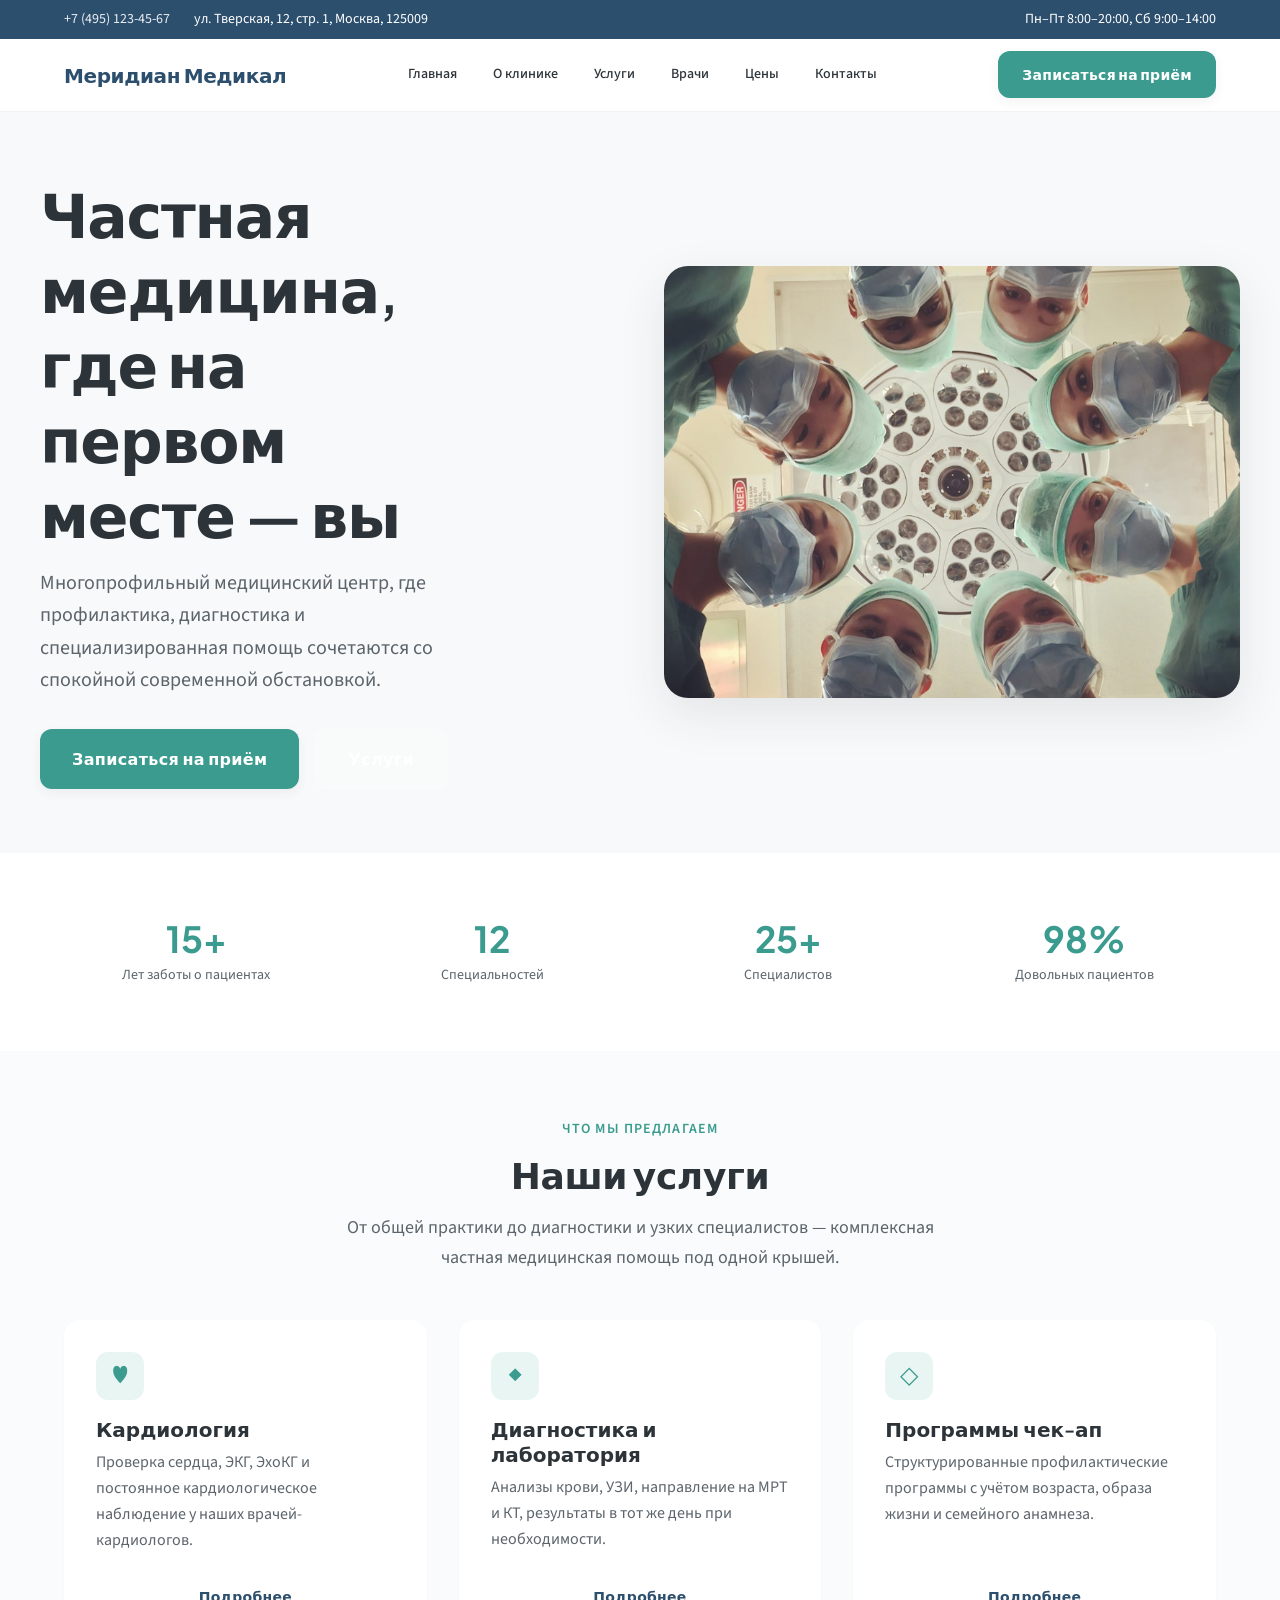
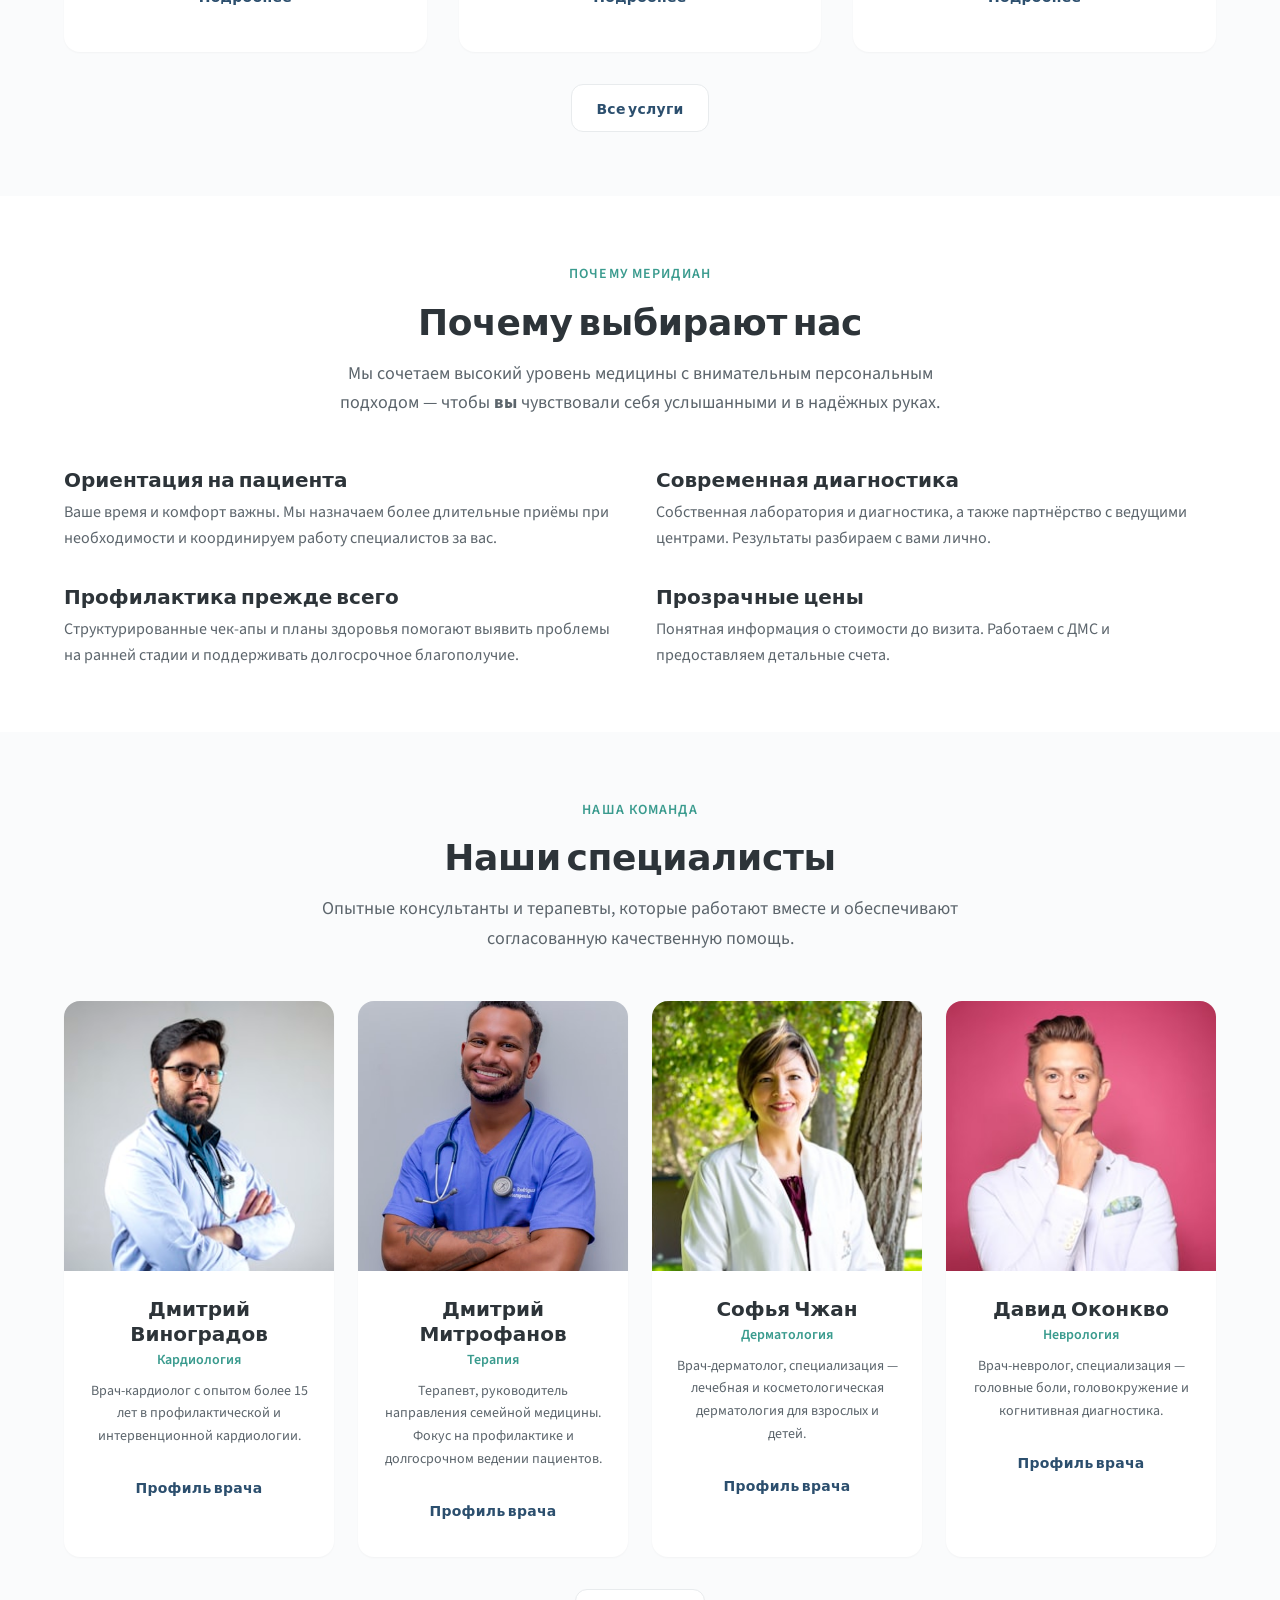
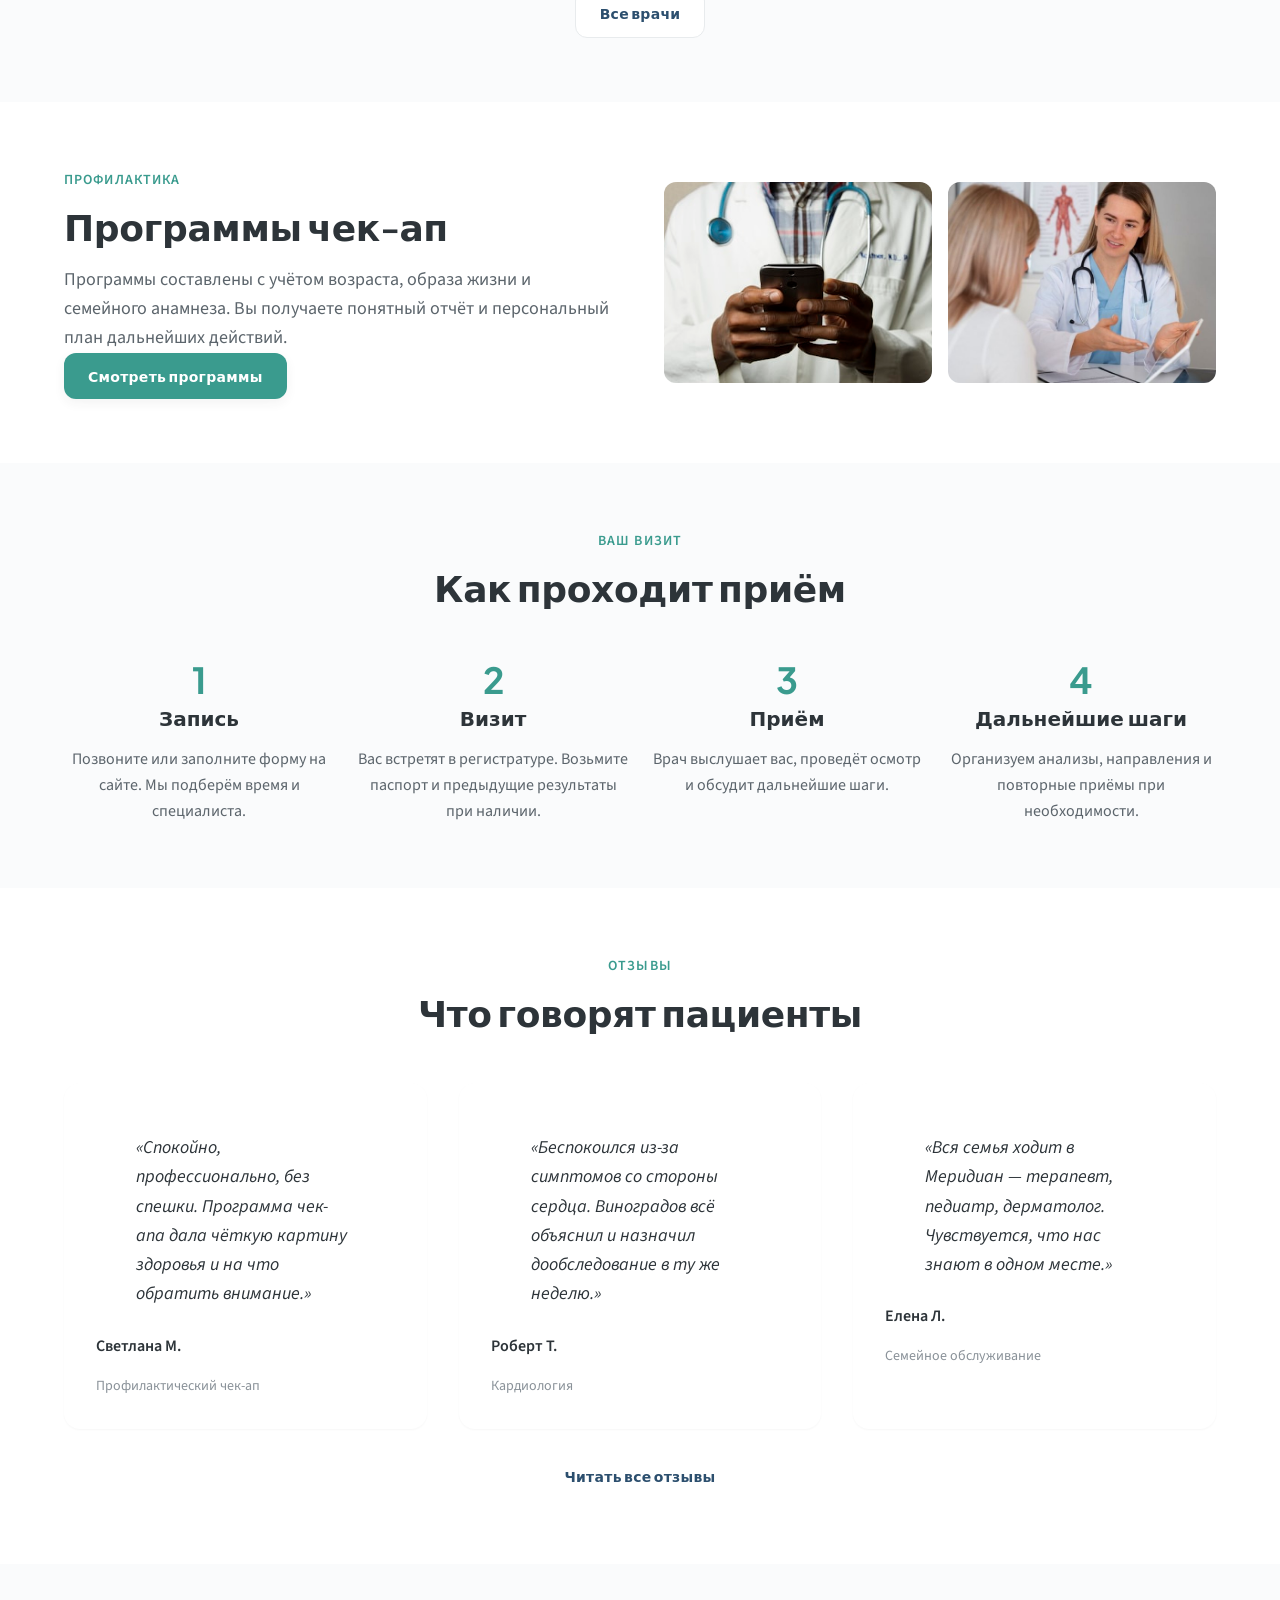
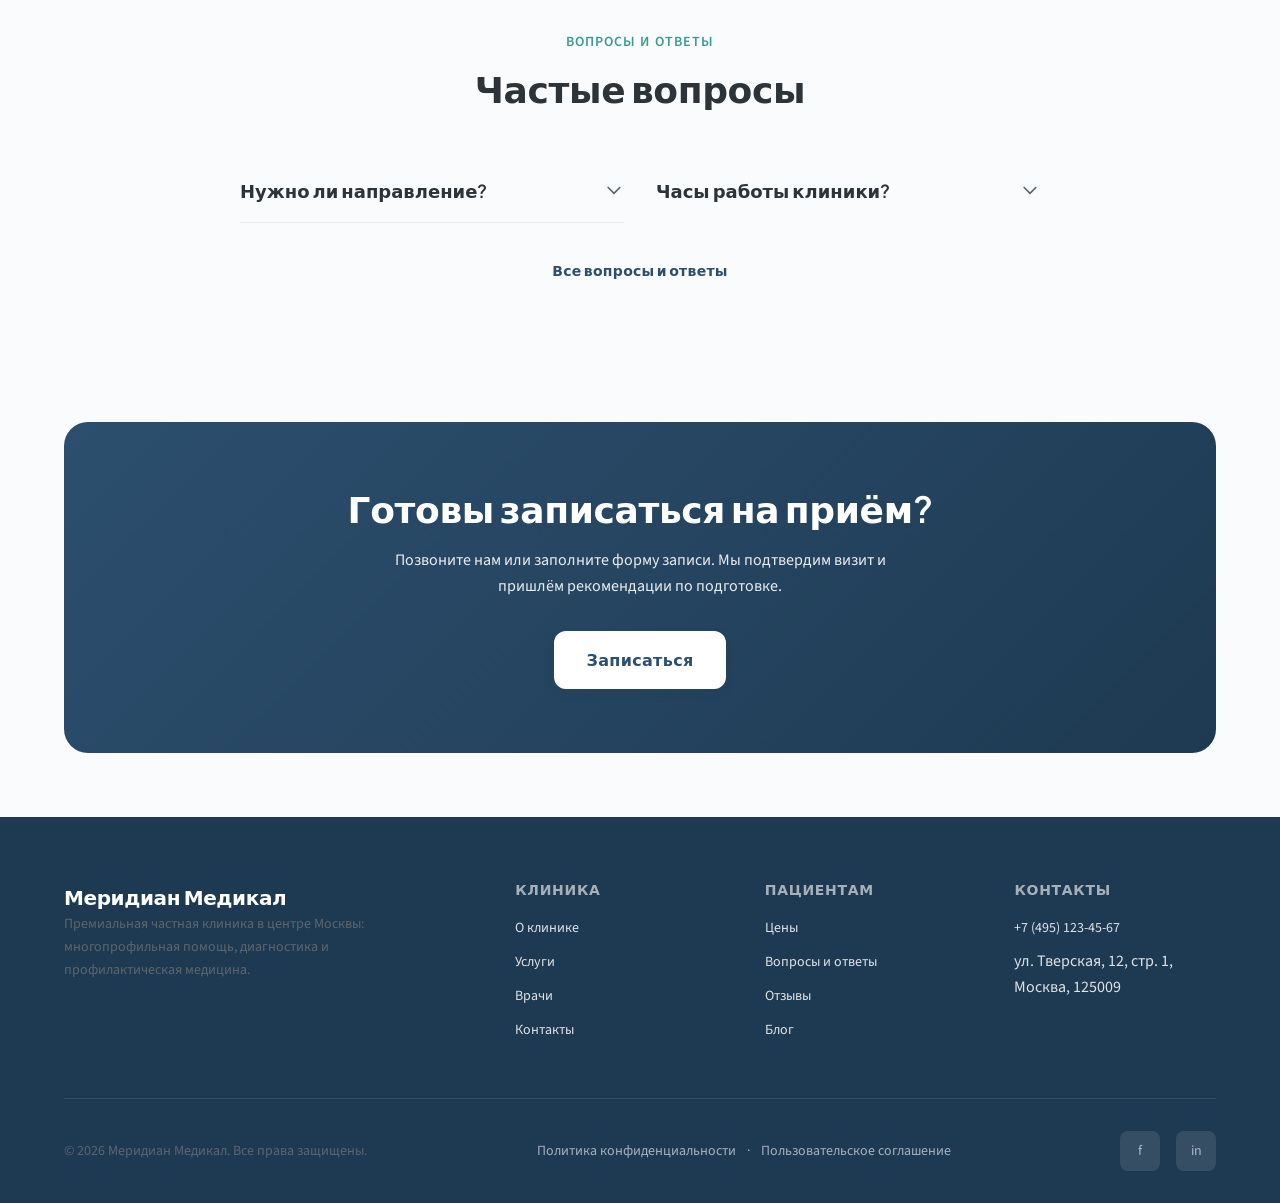
<file: index.html>
<!DOCTYPE html>
<html lang="ru">
<head>
  <meta charset="UTF-8">
  <meta name="viewport" content="width=device-width, initial-scale=1.0">
  <meta name="description" content="Меридиан Медикал — премиальная частная клиника. Многопрофильная помощь, диагностика и профилактическая медицина в спокойной современной обстановке.">
  <title>Меридиан Медикал — Частная клиника | Премиальное здравоохранение</title>
  <link rel="preconnect" href="https://fonts.googleapis.com">
  <link rel="preconnect" href="https://fonts.gstatic.com" crossorigin>
  <link href="https://fonts.googleapis.com/css2?family=Plus+Jakarta+Sans:wght@400;500;600;700&family=Source+Sans+3:wght@400;500;600&display=swap" rel="stylesheet">
  <link rel="stylesheet" href="css/variables.css">
  <link rel="stylesheet" href="css/base.css">
  <link rel="stylesheet" href="css/components.css">
  <link rel="stylesheet" href="css/layout.css">
</head>
<body>
  <a href="#main" class="skip-link">Перейти к основному содержимому</a>

  <!-- Верхняя строка: телефон, адрес, часы работы -->
  <div class="topbar">
    <div class="container topbar__inner">
      <div class="topbar__left">
        <span class="topbar__item">
          <a href="tel:+74951234567">+7 (495) 123-45-67</a>
        </span>
        <span class="topbar__item">ул. Тверская, 12, стр. 1, Москва, 125009</span>
      </div>
      <div class="topbar__right">
        <span class="topbar__item">Пн–Пт 8:00–20:00, Сб 9:00–14:00</span>
      </div>
    </div>
  </div>

  <!-- Шапка: логотип, навигация, кнопка записи -->
  <header class="site-header" id="header">
    <div class="container header-inner">
      <a href="index.html" class="header-logo">Меридиан Медикал</a>
      <nav class="main-nav" aria-label="Основная навигация">
        <ul class="nav-list">
          <li class="nav-item"><a href="index.html" class="nav-link">Главная</a></li>
          <li class="nav-item"><a href="about.html" class="nav-link">О клинике</a></li>
          <li class="nav-item nav-item--dropdown">
            <a href="services.html" class="nav-link">Услуги</a>
            <ul class="nav-dropdown">
              <li><a href="service-cardiology.html">Кардиология</a></li>
              <li><a href="services.html#diagnostics">Диагностика</a></li>
              <li><a href="checkup-packages.html">Программы чек-ап</a></li>
            </ul>
          </li>
          <li class="nav-item"><a href="doctors.html" class="nav-link">Врачи</a></li>
          <li class="nav-item"><a href="pricing.html" class="nav-link">Цены</a></li>
          <li class="nav-item"><a href="contact.html" class="nav-link">Контакты</a></li>
        </ul>
      </nav>
      <a href="contact.html#booking" class="btn btn--primary">Записаться на приём</a>
      <button type="button" class="menu-toggle" aria-label="Открыть меню" aria-expanded="false">
        <svg width="24" height="24" fill="none" stroke="currentColor" stroke-width="2" viewBox="0 0 24 24"><path d="M3 6h18M3 12h18M3 18h18"/></svg>
      </button>
    </div>
  </header>

  <main id="main">
    <!-- Главный блок -->
    <section class="hero hero--split">
      <div class="container hero__inner">
        <div class="hero__content">
          <h1 class="hero__title">Частная медицина, где на первом месте — <strong>вы</strong></h1>
          <p class="hero__text">Многопрофильный медицинский центр, где профилактика, диагностика и специализированная помощь сочетаются со спокойной современной обстановкой.</p>
          <div class="hero__actions">
            <a href="contact.html#booking" class="btn btn--primary btn--lg">Записаться на приём</a>
            <a href="services.html" class="btn btn--secondary btn--lg">Услуги</a>
          </div>
        </div>
        <div class="hero__media">
          <img src="images/p1.jpg" alt="Современный кабинет приёма в клинике Меридиан Медикал">
        </div>
      </div>
    </section>

    <!-- Показатели доверия -->
    <section class="section section--alt">
      <div class="container">
        <div class="stats-grid reveal">
          <div class="stat">
            <div class="stat__value">15+</div>
            <div class="stat__label">Лет заботы о пациентах</div>
          </div>
          <div class="stat">
            <div class="stat__value">12</div>
            <div class="stat__label">Специальностей</div>
          </div>
          <div class="stat">
            <div class="stat__value">25+</div>
            <div class="stat__label">Специалистов</div>
          </div>
          <div class="stat">
            <div class="stat__value">98%</div>
            <div class="stat__label">Довольных пациентов</div>
          </div>
        </div>
      </div>
    </section>

    <!-- Основные услуги -->
    <section class="section" id="services">
      <div class="container">
        <header class="section-header reveal">
          <span class="section-label">Что мы предлагаем</span>
          <h2 class="section-title">Наши услуги</h2>
          <p class="section-desc">От общей практики до диагностики и узких специалистов — комплексная частная медицинская помощь под одной крышей.</p>
        </header>
        <div class="grid-3">
          <article class="card service-card reveal">
            <div class="service-card__icon" aria-hidden="true">♥</div>
            <h3 class="service-card__title">Кардиология</h3>
            <p class="service-card__desc">Проверка сердца, ЭКГ, ЭхоКГ и постоянное кардиологическое наблюдение у наших врачей-кардиологов.</p>
            <a href="service-cardiology.html" class="btn btn--ghost">Подробнее</a>
          </article>
          <article class="card service-card reveal">
            <div class="service-card__icon" aria-hidden="true">◆</div>
            <h3 class="service-card__title">Диагностика и лаборатория</h3>
            <p class="service-card__desc">Анализы крови, УЗИ, направление на МРТ и КТ, результаты в тот же день при необходимости.</p>
            <a href="services.html#diagnostics" class="btn btn--ghost">Подробнее</a>
          </article>
          <article class="card service-card reveal">
            <div class="service-card__icon" aria-hidden="true">◇</div>
            <h3 class="service-card__title">Программы чек-ап</h3>
            <p class="service-card__desc">Структурированные профилактические программы с учётом возраста, образа жизни и семейного анамнеза.</p>
            <a href="checkup-packages.html" class="btn btn--ghost">Подробнее</a>
          </article>
        </div>
        <p style="text-align: center; margin-top: var(--space-8);">
          <a href="services.html" class="btn btn--secondary">Все услуги</a>
        </p>
      </div>
    </section>

    <!-- Почему мы -->
    <section class="section section--alt">
      <div class="container">
        <header class="section-header reveal">
          <span class="section-label">Почему Меридиан</span>
          <h2 class="section-title">Почему выбирают нас</h2>
          <p class="section-desc">Мы сочетаем высокий уровень медицины с внимательным персональным подходом — чтобы <strong>вы</strong> чувствовали себя услышанными и в надёжных руках.</p>
        </header>
        <div class="grid-2">
          <div class="reveal">
            <h3 class="card__title">Ориентация на пациента</h3>
            <p>Ваше время и комфорт важны. Мы назначаем более длительные приёмы при необходимости и координируем работу специалистов за вас.</p>
          </div>
          <div class="reveal">
            <h3 class="card__title">Современная диагностика</h3>
            <p>Собственная лаборатория и диагностика, а также партнёрство с ведущими центрами. Результаты разбираем с вами лично.</p>
          </div>
          <div class="reveal">
            <h3 class="card__title">Профилактика прежде всего</h3>
            <p>Структурированные чек-апы и планы здоровья помогают выявить проблемы на ранней стадии и поддерживать долгосрочное благополучие.</p>
          </div>
          <div class="reveal">
            <h3 class="card__title">Прозрачные цены</h3>
            <p>Понятная информация о стоимости до визита. Работаем с ДМС и предоставляем детальные счета.</p>
          </div>
        </div>
      </div>
    </section>

    <!-- Врачи -->
    <section class="section">
      <div class="container">
        <header class="section-header reveal">
          <span class="section-label">Наша команда</span>
          <h2 class="section-title">Наши специалисты</h2>
          <p class="section-desc">Опытные консультанты и терапевты, которые работают вместе и обеспечивают согласованную качественную помощь.</p>
        </header>
        <div class="grid-4">
          <article class="card doctor-card reveal">
            <div class="card__media">
              <img src="images/p2.jpg" alt="Дмитрий Виноградов, кардиолог">
            </div>
            <div class="card__body">
              <h3 class="doctor-card__name">Дмитрий Виноградов</h3>
              <p class="doctor-card__specialty">Кардиология</p>
              <p class="doctor-card__bio">Врач-кардиолог с опытом более 15 лет в профилактической и интервенционной кардиологии.</p>
              <a href="doctor-profile.html" class="btn btn--ghost">Профиль врача</a>
            </div>
          </article>
          <article class="card doctor-card reveal">
            <div class="card__media">
              <img src="images/p3.jpg" alt="Дмитрий Митрофанов, терапия">
            </div>
            <div class="card__body">
              <h3 class="doctor-card__name">Дмитрий Митрофанов</h3>
              <p class="doctor-card__specialty">Терапия</p>
              <p class="doctor-card__bio">Терапевт, руководитель направления семейной медицины. Фокус на профилактике и долгосрочном ведении пациентов.</p>
              <a href="doctor-profile.html" class="btn btn--ghost">Профиль врача</a>
            </div>
          </article>
          <article class="card doctor-card reveal">
            <div class="card__media">
              <img src="images/p4.jpg" alt="Софья Чжан, дерматология">
            </div>
            <div class="card__body">
              <h3 class="doctor-card__name">Софья Чжан</h3>
              <p class="doctor-card__specialty">Дерматология</p>
              <p class="doctor-card__bio">Врач-дерматолог, специализация — лечебная и косметологическая дерматология для взрослых и детей.</p>
              <a href="doctor-profile.html" class="btn btn--ghost">Профиль врача</a>
            </div>
          </article>
          <article class="card doctor-card reveal">
            <div class="card__media">
              <img src="images/p5.jpg" alt="Давид Оконкво, неврология">
            </div>
            <div class="card__body">
              <h3 class="doctor-card__name">Давид Оконкво</h3>
              <p class="doctor-card__specialty">Неврология</p>
              <p class="doctor-card__bio">Врач-невролог, специализация — головные боли, головокружение и когнитивная диагностика.</p>
              <a href="doctor-profile.html" class="btn btn--ghost">Профиль врача</a>
            </div>
          </article>
        </div>
        <p style="text-align: center; margin-top: var(--space-8);">
          <a href="doctors.html" class="btn btn--secondary">Все врачи</a>
        </p>
      </div>
    </section>

    <!-- Программы чек-ап -->
    <section class="section section--alt">
      <div class="container">
        <div class="grid-2" style="align-items: center; gap: var(--space-12);">
          <div class="reveal">
            <span class="section-label">Профилактика</span>
            <h2 class="section-title">Программы чек-ап</h2>
            <p class="section-desc">Программы составлены с учётом возраста, образа жизни и семейного анамнеза. Вы получаете понятный отчёт и персональный план дальнейших действий.</p>
            <a href="checkup-packages.html" class="btn btn--primary">Смотреть программы</a>
          </div>
          <div class="reveal">
            <div class="gallery-grid" style="grid-template-columns: repeat(2, 1fr);">
              <div class="gallery-grid__item">
                <img src="images/p6.jpg" alt="Лабораторные исследования">
              </div>
              <div class="gallery-grid__item">
                <img src="images/p7.jpg" alt="Консультация врача">
              </div>
            </div>
          </div>
        </div>
      </div>
    </section>

    <!-- Как проходит визит -->
    <section class="section">
      <div class="container">
        <header class="section-header reveal">
          <span class="section-label">Ваш визит</span>
          <h2 class="section-title">Как проходит приём</h2>
        </header>
        <div class="grid-4">
          <div class="reveal" style="text-align: center;">
            <div class="stat__value" style="color: var(--color-accent);">1</div>
            <h4>Запись</h4>
            <p style="margin-bottom: 0;">Позвоните или заполните форму на сайте. Мы подберём время и специалиста.</p>
          </div>
          <div class="reveal" style="text-align: center;">
            <div class="stat__value" style="color: var(--color-accent);">2</div>
            <h4>Визит</h4>
            <p style="margin-bottom: 0;">Вас встретят в регистратуре. Возьмите паспорт и предыдущие результаты при наличии.</p>
          </div>
          <div class="reveal" style="text-align: center;">
            <div class="stat__value" style="color: var(--color-accent);">3</div>
            <h4>Приём</h4>
            <p style="margin-bottom: 0;">Врач выслушает вас, проведёт осмотр и обсудит дальнейшие шаги.</p>
          </div>
          <div class="reveal" style="text-align: center;">
            <div class="stat__value" style="color: var(--color-accent);">4</div>
            <h4>Дальнейшие шаги</h4>
            <p style="margin-bottom: 0;">Организуем анализы, направления и повторные приёмы при необходимости.</p>
          </div>
        </div>
      </div>
    </section>

    <!-- Отзывы -->
    <section class="section section--alt">
      <div class="container">
        <header class="section-header reveal">
          <span class="section-label">Отзывы</span>
          <h2 class="section-title">Что говорят пациенты</h2>
        </header>
        <div class="grid-3">
          <div class="card testimonial-card reveal">
            <blockquote class="testimonial-card__quote">«Спокойно, профессионально, без спешки. Программа чек-апа дала чёткую картину здоровья и на что обратить внимание.»</blockquote>
            <p class="testimonial-card__author">Светлана М.</p>
            <p class="testimonial-card__meta">Профилактический чек-ап</p>
          </div>
          <div class="card testimonial-card reveal">
            <blockquote class="testimonial-card__quote">«Беспокоился из-за симптомов со стороны сердца. Виноградов всё объяснил и назначил дообследование в ту же неделю.»</blockquote>
            <p class="testimonial-card__author">Роберт Т.</p>
            <p class="testimonial-card__meta">Кардиология</p>
          </div>
          <div class="card testimonial-card reveal">
            <blockquote class="testimonial-card__quote">«Вся семья ходит в Меридиан — терапевт, педиатр, дерматолог. Чувствуется, что нас знают в одном месте.»</blockquote>
            <p class="testimonial-card__author">Елена Л.</p>
            <p class="testimonial-card__meta">Семейное обслуживание</p>
          </div>
        </div>
        <p style="text-align: center; margin-top: var(--space-6);">
          <a href="reviews.html" class="btn btn--ghost">Читать все отзывы</a>
        </p>
      </div>
    </section>

    <!-- FAQ -->
    <section class="section">
      <div class="container">
        <header class="section-header reveal">
          <span class="section-label">Вопросы и ответы</span>
          <h2 class="section-title">Частые вопросы</h2>
        </header>
        <div class="grid-2" style="max-width: 50rem; margin: 0 auto;">
          <div class="faq-item reveal">
            <button type="button" class="faq-trigger" aria-expanded="false">Нужно ли направление?</button>
            <div class="faq-content">
              <div class="faq-content__inner">Нет. Записаться к нам можно напрямую по большинству специальностей. Для оплаты по ДМС страховой компании может потребоваться направление от терапевта.</div>
            </div>
          </div>
          <div class="faq-item reveal">
            <button type="button" class="faq-trigger" aria-expanded="false">Часы работы клиники?</button>
            <div class="faq-content">
              <div class="faq-content__inner">Мы работаем понедельник–пятница 8:00–20:00 и суббота 9:00–14:00. Запись в тот же день часто возможна.</div>
            </div>
          </div>
        </div>
        <p style="text-align: center; margin-top: var(--space-6);">
          <a href="faq.html" class="btn btn--ghost">Все вопросы и ответы</a>
        </p>
      </div>
    </section>

    <!-- Призыв к действию -->
    <section class="section">
      <div class="container">
        <div class="cta-block reveal">
          <h2 class="cta-block__title">Готовы записаться на приём?</h2>
          <p class="cta-block__desc">Позвоните нам или заполните форму записи. Мы подтвердим визит и пришлём рекомендации по подготовке.</p>
          <a href="contact.html#booking" class="btn btn--primary btn--lg">Записаться</a>
        </div>
      </div>
    </section>
  </main>

  <!-- Подвал -->
  <footer class="site-footer">
    <div class="container">
      <div class="footer-grid">
        <div class="footer-brand">
          <a href="index.html" class="header-logo">Меридиан Медикал</a>
          <p class="footer-desc">Премиальная частная клиника в центре Москвы: многопрофильная помощь, диагностика и профилактическая медицина.</p>
        </div>
        <div class="footer-nav">
          <h4>Клиника</h4>
          <ul>
            <li><a href="about.html">О клинике</a></li>
            <li><a href="services.html">Услуги</a></li>
            <li><a href="doctors.html">Врачи</a></li>
            <li><a href="contact.html">Контакты</a></li>
          </ul>
        </div>
        <div class="footer-nav">
          <h4>Пациентам</h4>
          <ul>
            <li><a href="pricing.html">Цены</a></li>
            <li><a href="faq.html">Вопросы и ответы</a></li>
            <li><a href="reviews.html">Отзывы</a></li>
            <li><a href="blog.html">Блог</a></li>
          </ul>
        </div>
        <div class="footer-nav">
          <h4>Контакты</h4>
          <ul>
            <li><a href="tel:+74951234567">+7 (495) 123-45-67</a></li>
            <li>ул. Тверская, 12, стр. 1, Москва, 125009</li>
          </ul>
        </div>
      </div>
      <div class="footer-bottom">
        <p style="margin: 0;">© 2026 Меридиан Медикал. Все права защищены.</p>
        <div>
          <a href="#">Политика конфиденциальности</a>
          <span style="margin: 0 var(--space-2);">·</span>
          <a href="#">Пользовательское соглашение</a>
        </div>
        <div class="footer-social">
          <a href="#" aria-label="Facebook">f</a>
          <a href="#" aria-label="LinkedIn">in</a>
        </div>
      </div>
    </div>
  </footer>

  <script src="js/main.js"></script>
</body>
</html>
</file>
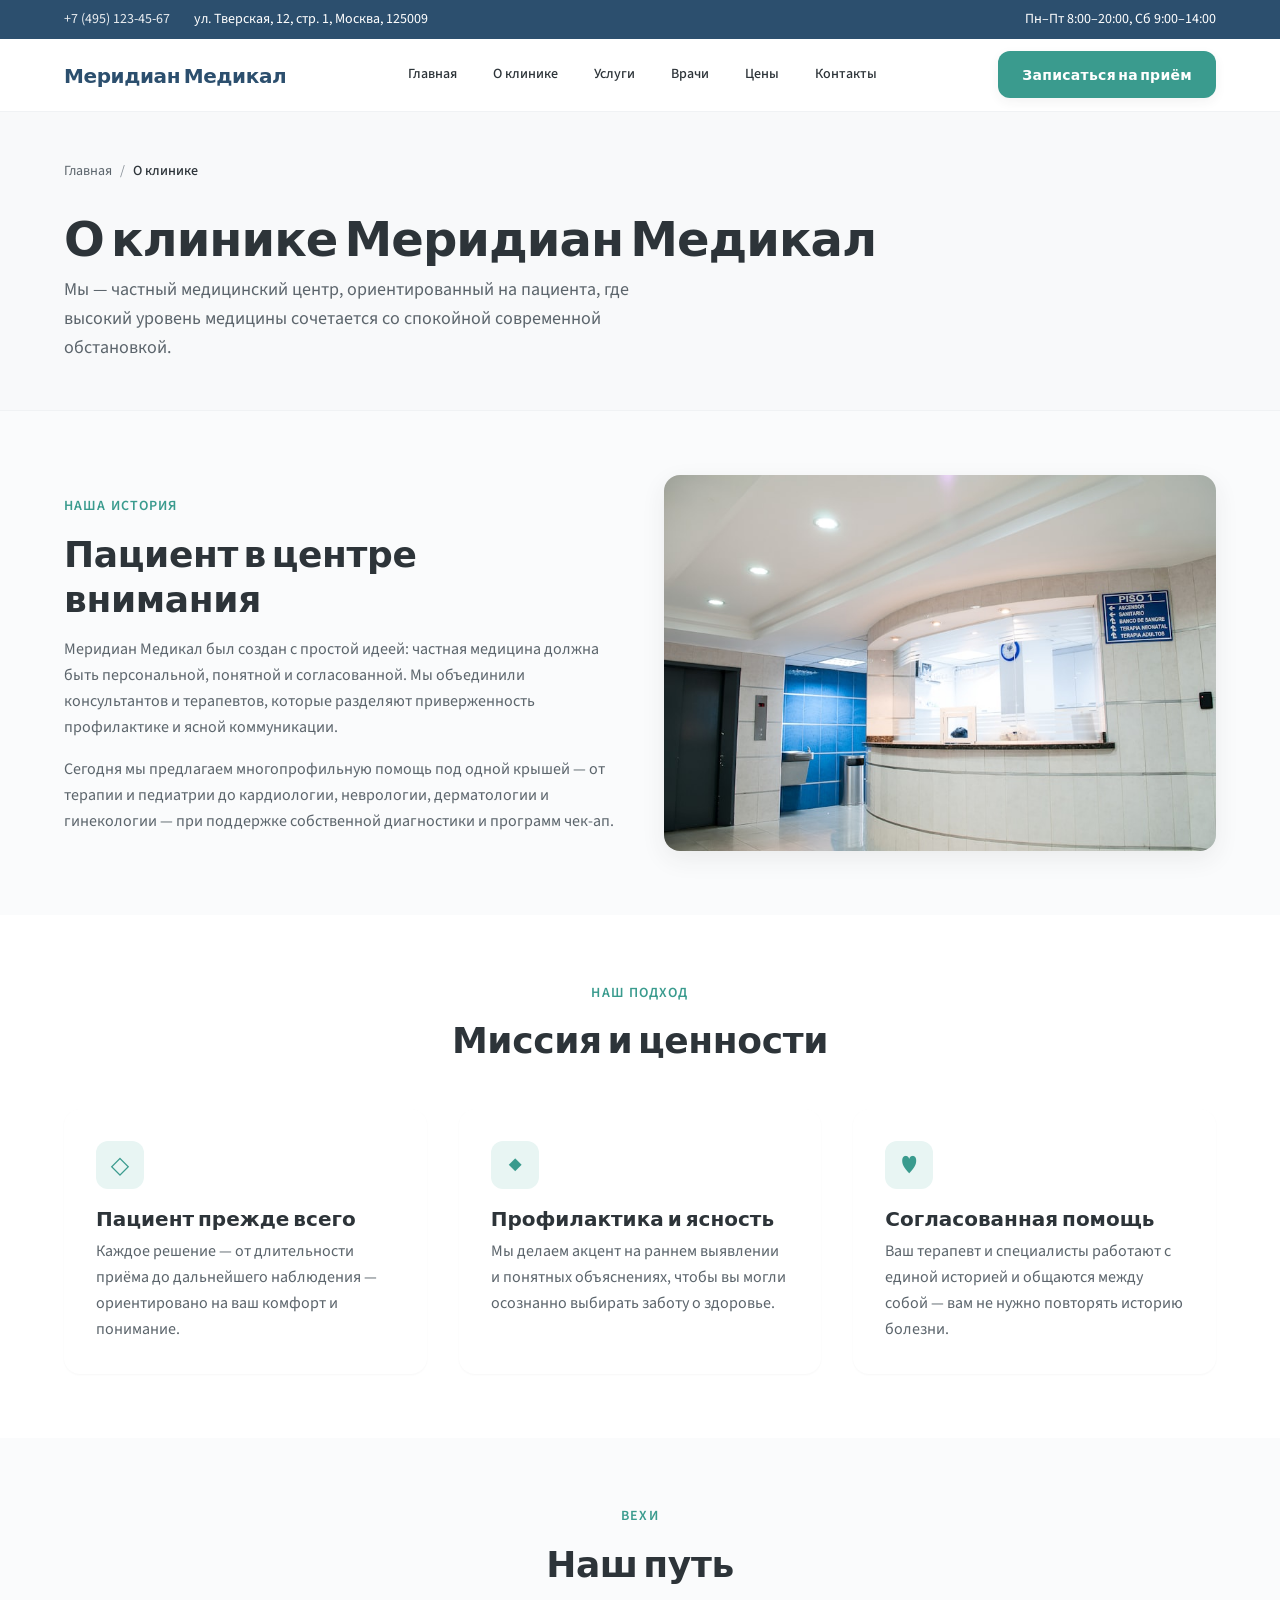
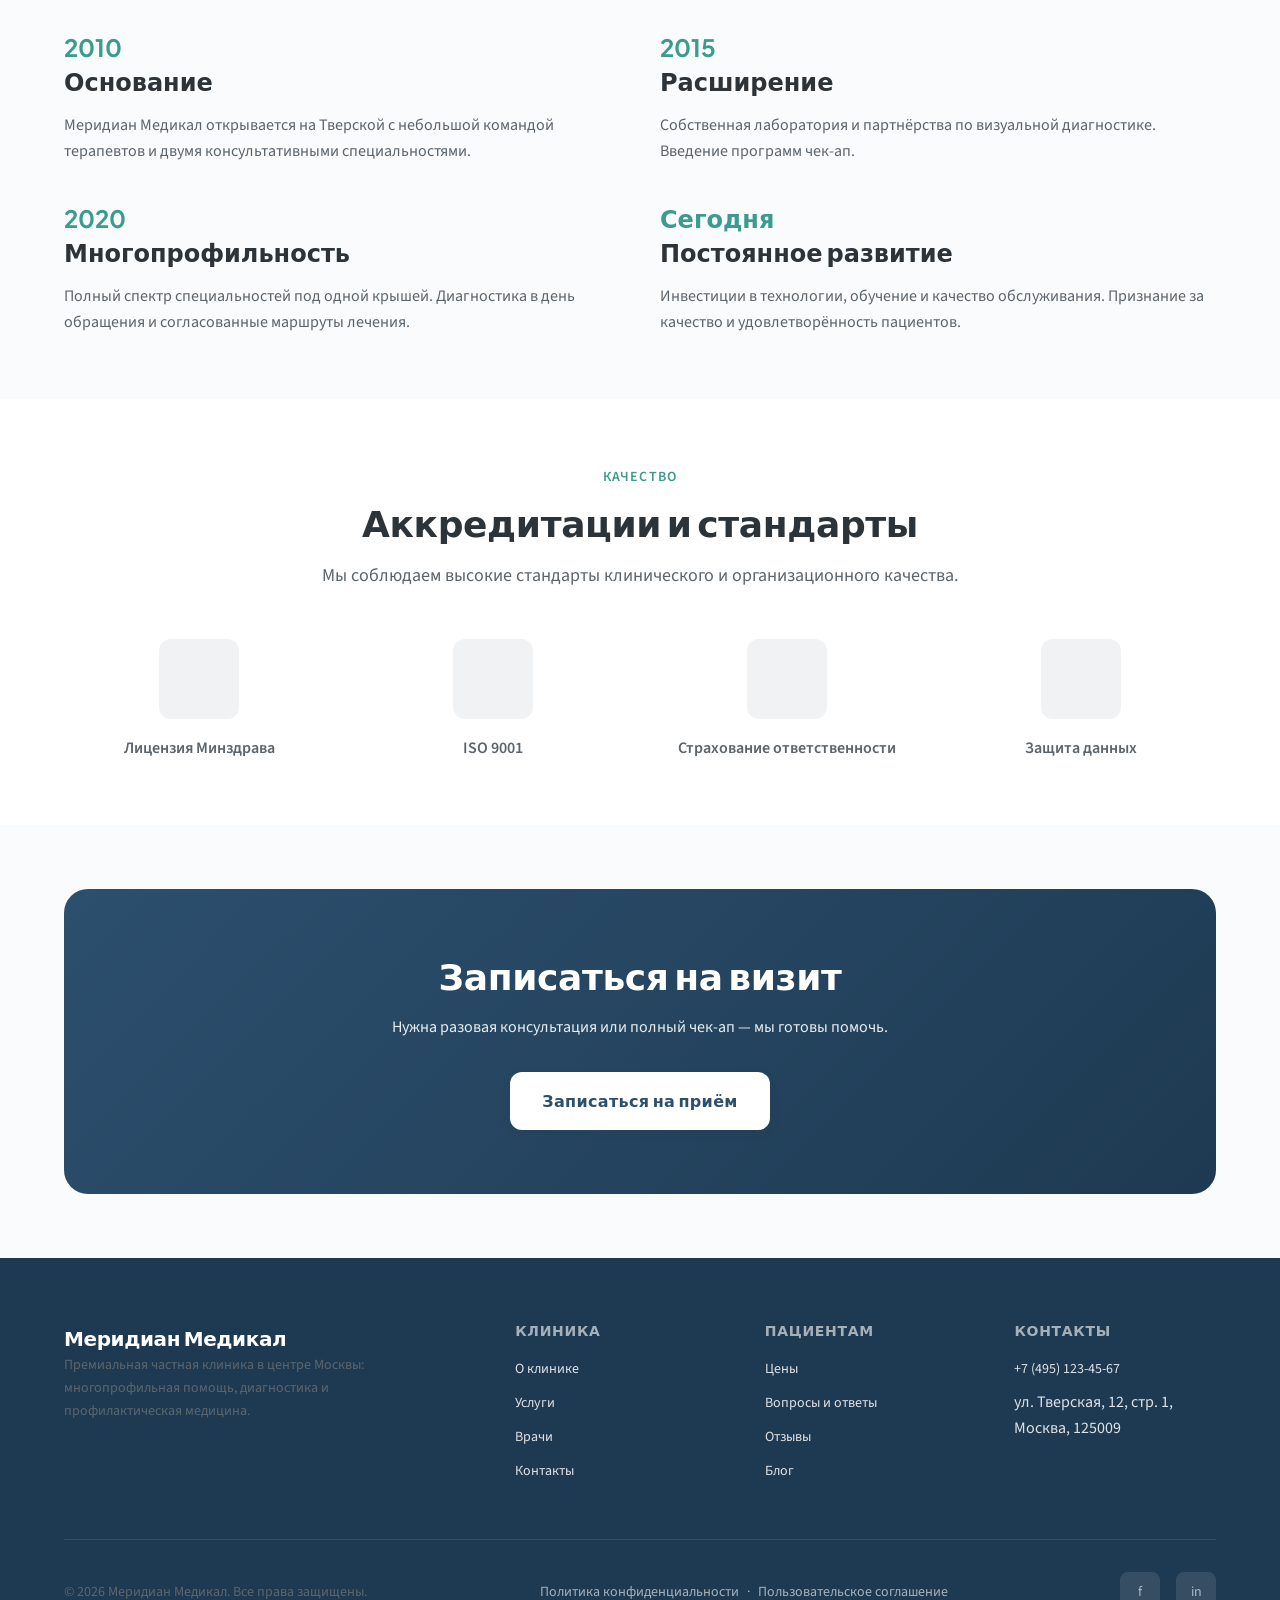
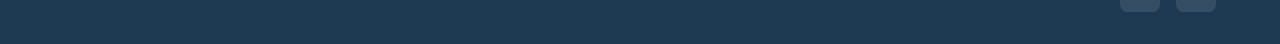
<file: about.html>
<!DOCTYPE html>
<html lang="ru">
<head>
  <meta charset="UTF-8">
  <meta name="viewport" content="width=device-width, initial-scale=1.0">
  <meta name="description" content="Наша история, миссия и ценности. Меридиан Медикал — частная клиника, ориентированная на пациента, в Москве.">
  <title>О нас | Меридиан Медикал</title>
  <link rel="preconnect" href="https://fonts.googleapis.com">
  <link rel="preconnect" href="https://fonts.gstatic.com" crossorigin>
  <link href="https://fonts.googleapis.com/css2?family=Plus+Jakarta+Sans:wght@400;500;600;700&family=Source+Sans+3:wght@400;500;600&display=swap" rel="stylesheet">
  <link rel="stylesheet" href="css/variables.css">
  <link rel="stylesheet" href="css/base.css">
  <link rel="stylesheet" href="css/components.css">
  <link rel="stylesheet" href="css/layout.css">
</head>
<body>
  <a href="#main" class="skip-link">Перейти к основному содержимому</a>
  <div class="topbar">
    <div class="container topbar__inner">
      <div class="topbar__left">
        <span class="topbar__item"><a href="tel:+74951234567">+7 (495) 123-45-67</a></span>
        <span class="topbar__item">ул. Тверская, 12, стр. 1, Москва, 125009</span>
      </div>
      <div class="topbar__right">
        <span class="topbar__item">Пн–Пт 8:00–20:00, Сб 9:00–14:00</span>
      </div>
    </div>
  </div>
  <header class="site-header" id="header">
    <div class="container header-inner">
      <a href="index.html" class="header-logo">Меридиан Медикал</a>
      <nav class="main-nav" aria-label="Основная навигация">
        <ul class="nav-list">
          <li class="nav-item"><a href="index.html" class="nav-link">Главная</a></li>
          <li class="nav-item"><a href="about.html" class="nav-link">О клинике</a></li>
          <li class="nav-item nav-item--dropdown">
            <a href="services.html" class="nav-link">Услуги</a>
            <ul class="nav-dropdown">
              <li><a href="service-cardiology.html">Кардиология</a></li>
              <li><a href="services.html#diagnostics">Диагностика</a></li>
              <li><a href="checkup-packages.html">Программы чек-ап</a></li>
            </ul>
          </li>
          <li class="nav-item"><a href="doctors.html" class="nav-link">Врачи</a></li>
          <li class="nav-item"><a href="pricing.html" class="nav-link">Цены</a></li>
          <li class="nav-item"><a href="contact.html" class="nav-link">Контакты</a></li>
        </ul>
      </nav>
      <a href="contact.html#booking" class="btn btn--primary">Записаться на приём</a>
      <button type="button" class="menu-toggle" aria-label="Открыть меню" aria-expanded="false">
        <svg width="24" height="24" fill="none" stroke="currentColor" stroke-width="2" viewBox="0 0 24 24"><path d="M3 6h18M3 12h18M3 18h18"/></svg>
      </button>
    </div>
  </header>

  <main id="main">
    <section class="page-hero">
      <div class="container">
        <nav class="breadcrumbs" aria-label="Хлебные крошки">
          <a href="index.html">Главная</a>
          <span class="breadcrumbs__sep">/</span>
          <span class="breadcrumbs__current">О клинике</span>
        </nav>
        <h1 class="page-hero__title">О клинике Меридиан Медикал</h1>
        <p class="section-desc" style="margin-bottom: 0; max-width: 36rem;">Мы — частный медицинский центр, ориентированный на пациента, где высокий уровень медицины сочетается со спокойной современной обстановкой.</p>
      </div>
    </section>

    <section class="section">
      <div class="container">
        <div class="grid-2" style="align-items: center; gap: var(--space-12);">
          <div class="reveal">
            <span class="section-label">Наша история</span>
            <h2 class="section-title">Пациент в центре внимания</h2>
            <p>Меридиан Медикал был создан с простой идеей: частная медицина должна быть персональной, понятной и согласованной. Мы объединили консультантов и терапевтов, которые разделяют приверженность профилактике и ясной коммуникации.</p>
            <p>Сегодня мы предлагаем многопрофильную помощь под одной крышей — от терапии и педиатрии до кардиологии, неврологии, дерматологии и гинекологии — при поддержке собственной диагностики и программ чек-ап.</p>
          </div>
          <div class="reveal">
            <img src="images/p8.jpg" alt="Интерьер клиники Меридиан Медикал" style="border-radius: var(--radius-xl); box-shadow: var(--shadow-lg);">
          </div>
        </div>
      </div>
    </section>

    <section class="section section--alt">
      <div class="container">
        <header class="section-header reveal">
          <span class="section-label">Наш подход</span>
          <h2 class="section-title">Миссия и ценности</h2>
        </header>
        <div class="grid-3">
          <div class="card service-card reveal">
            <div class="service-card__icon" aria-hidden="true">◇</div>
            <h3 class="service-card__title">Пациент прежде всего</h3>
            <p class="service-card__desc">Каждое решение — от длительности приёма до дальнейшего наблюдения — ориентировано на ваш комфорт и понимание.</p>
          </div>
          <div class="card service-card reveal">
            <div class="service-card__icon" aria-hidden="true">◆</div>
            <h3 class="service-card__title">Профилактика и ясность</h3>
            <p class="service-card__desc">Мы делаем акцент на раннем выявлении и понятных объяснениях, чтобы вы могли осознанно выбирать заботу о здоровье.</p>
          </div>
          <div class="card service-card reveal">
            <div class="service-card__icon" aria-hidden="true">♥</div>
            <h3 class="service-card__title">Согласованная помощь</h3>
            <p class="service-card__desc">Ваш терапевт и специалисты работают с единой историей и общаются между собой — вам не нужно повторять историю болезни.</p>
          </div>
        </div>
      </div>
    </section>

    <section class="section">
      <div class="container">
        <header class="section-header reveal">
          <span class="section-label">Вехи</span>
          <h2 class="section-title">Наш путь</h2>
        </header>
        <div class="grid-2" style="gap: var(--space-10);">
          <div class="reveal">
            <p class="stat__value" style="color: var(--color-accent); font-size: var(--text-2xl);">2010</p>
            <h3>Основание</h3>
            <p>Меридиан Медикал открывается на Тверской с небольшой командой терапевтов и двумя консультативными специальностями.</p>
          </div>
          <div class="reveal">
            <p class="stat__value" style="color: var(--color-accent); font-size: var(--text-2xl);">2015</p>
            <h3>Расширение</h3>
            <p>Собственная лаборатория и партнёрства по визуальной диагностике. Введение программ чек-ап.</p>
          </div>
          <div class="reveal">
            <p class="stat__value" style="color: var(--color-accent); font-size: var(--text-2xl);">2020</p>
            <h3>Многопрофильность</h3>
            <p>Полный спектр специальностей под одной крышей. Диагностика в день обращения и согласованные маршруты лечения.</p>
          </div>
          <div class="reveal">
            <p class="stat__value" style="color: var(--color-accent); font-size: var(--text-2xl);">Сегодня</p>
            <h3>Постоянное развитие</h3>
            <p>Инвестиции в технологии, обучение и качество обслуживания. Признание за качество и удовлетворённость пациентов.</p>
          </div>
        </div>
      </div>
    </section>

    <section class="section section--alt">
      <div class="container">
        <header class="section-header reveal">
          <span class="section-label">Качество</span>
          <h2 class="section-title">Аккредитации и стандарты</h2>
          <p class="section-desc">Мы соблюдаем высокие стандарты клинического и организационного качества.</p>
        </header>
        <div class="grid-4" style="text-align: center;">
          <div class="reveal">
            <div style="width: 5rem; height: 5rem; margin: 0 auto var(--space-4); background: var(--color-border-light); border-radius: var(--radius-lg);"></div>
            <p style="font-weight: 600; margin-bottom: 0;">Лицензия Минздрава</p>
          </div>
          <div class="reveal">
            <div style="width: 5rem; height: 5rem; margin: 0 auto var(--space-4); background: var(--color-border-light); border-radius: var(--radius-lg);"></div>
            <p style="font-weight: 600; margin-bottom: 0;">ISO 9001</p>
          </div>
          <div class="reveal">
            <div style="width: 5rem; height: 5rem; margin: 0 auto var(--space-4); background: var(--color-border-light); border-radius: var(--radius-lg);"></div>
            <p style="font-weight: 600; margin-bottom: 0;">Страхование ответственности</p>
          </div>
          <div class="reveal">
            <div style="width: 5rem; height: 5rem; margin: 0 auto var(--space-4); background: var(--color-border-light); border-radius: var(--radius-lg);"></div>
            <p style="font-weight: 600; margin-bottom: 0;">Защита данных</p>
          </div>
        </div>
      </div>
    </section>

    <section class="section">
      <div class="container">
        <div class="cta-block reveal">
          <h2 class="cta-block__title">Записаться на визит</h2>
          <p class="cta-block__desc">Нужна разовая консультация или полный чек-ап — мы готовы помочь.</p>
          <a href="contact.html#booking" class="btn btn--primary btn--lg">Записаться на приём</a>
        </div>
      </div>
    </section>
  </main>

  <footer class="site-footer">
    <div class="container">
      <div class="footer-grid">
        <div class="footer-brand">
          <a href="index.html" class="header-logo">Меридиан Медикал</a>
          <p class="footer-desc">Премиальная частная клиника в центре Москвы: многопрофильная помощь, диагностика и профилактическая медицина.</p>
        </div>
        <div class="footer-nav"><h4>Клиника</h4><ul><li><a href="about.html">О клинике</a></li><li><a href="services.html">Услуги</a></li><li><a href="doctors.html">Врачи</a></li><li><a href="contact.html">Контакты</a></li></ul></div>
        <div class="footer-nav"><h4>Пациентам</h4><ul><li><a href="pricing.html">Цены</a></li><li><a href="faq.html">Вопросы и ответы</a></li><li><a href="reviews.html">Отзывы</a></li><li><a href="blog.html">Блог</a></li></ul></div>
        <div class="footer-nav"><h4>Контакты</h4><ul><li><a href="tel:+74951234567">+7 (495) 123-45-67</a></li><li>ул. Тверская, 12, стр. 1, Москва, 125009</li></ul></div>
      </div>
      <div class="footer-bottom">
        <p style="margin: 0;">© 2026 Меридиан Медикал. Все права защищены.</p>
        <div><a href="#">Политика конфиденциальности</a><span style="margin: 0 var(--space-2);">·</span><a href="#">Пользовательское соглашение</a></div>
        <div class="footer-social"><a href="#" aria-label="Facebook">f</a><a href="#" aria-label="LinkedIn">in</a></div>
      </div>
    </div>
  </footer>
  <script src="js/main.js"></script>
</body>
</html>
</file>
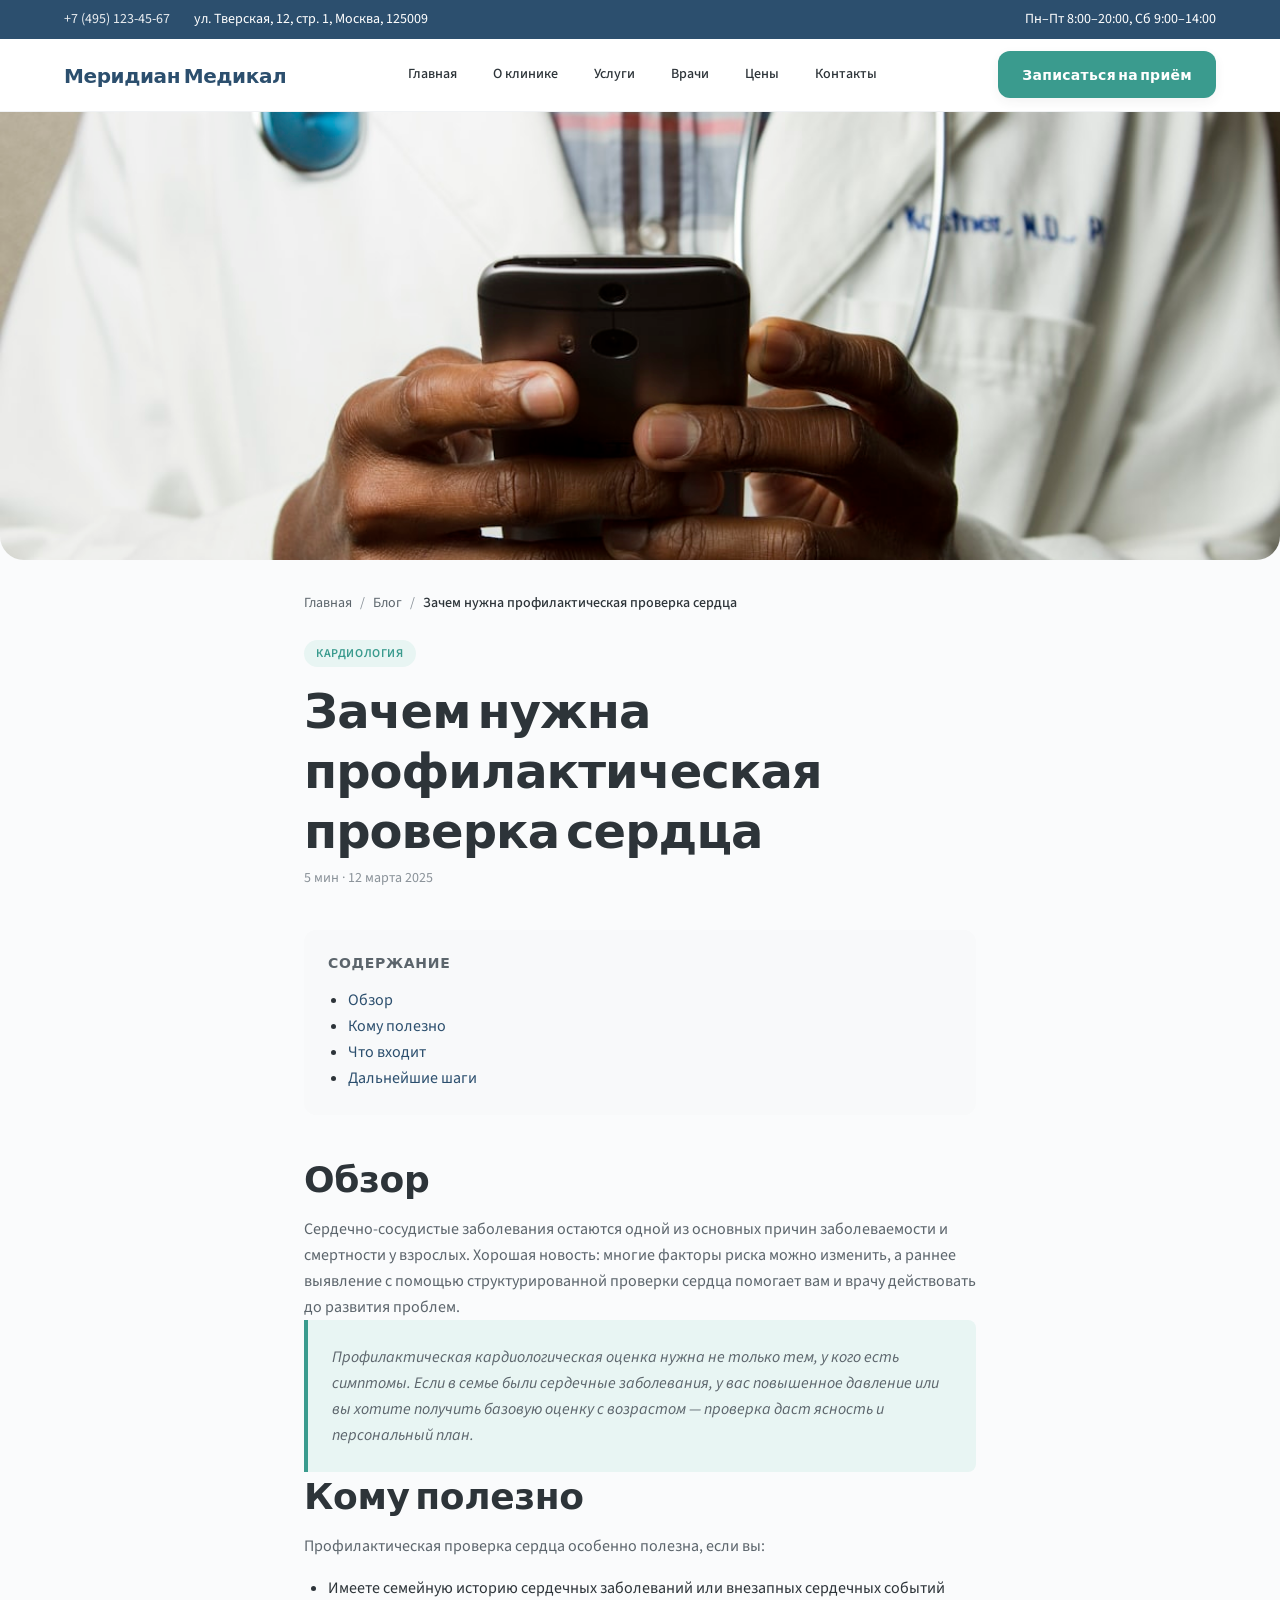
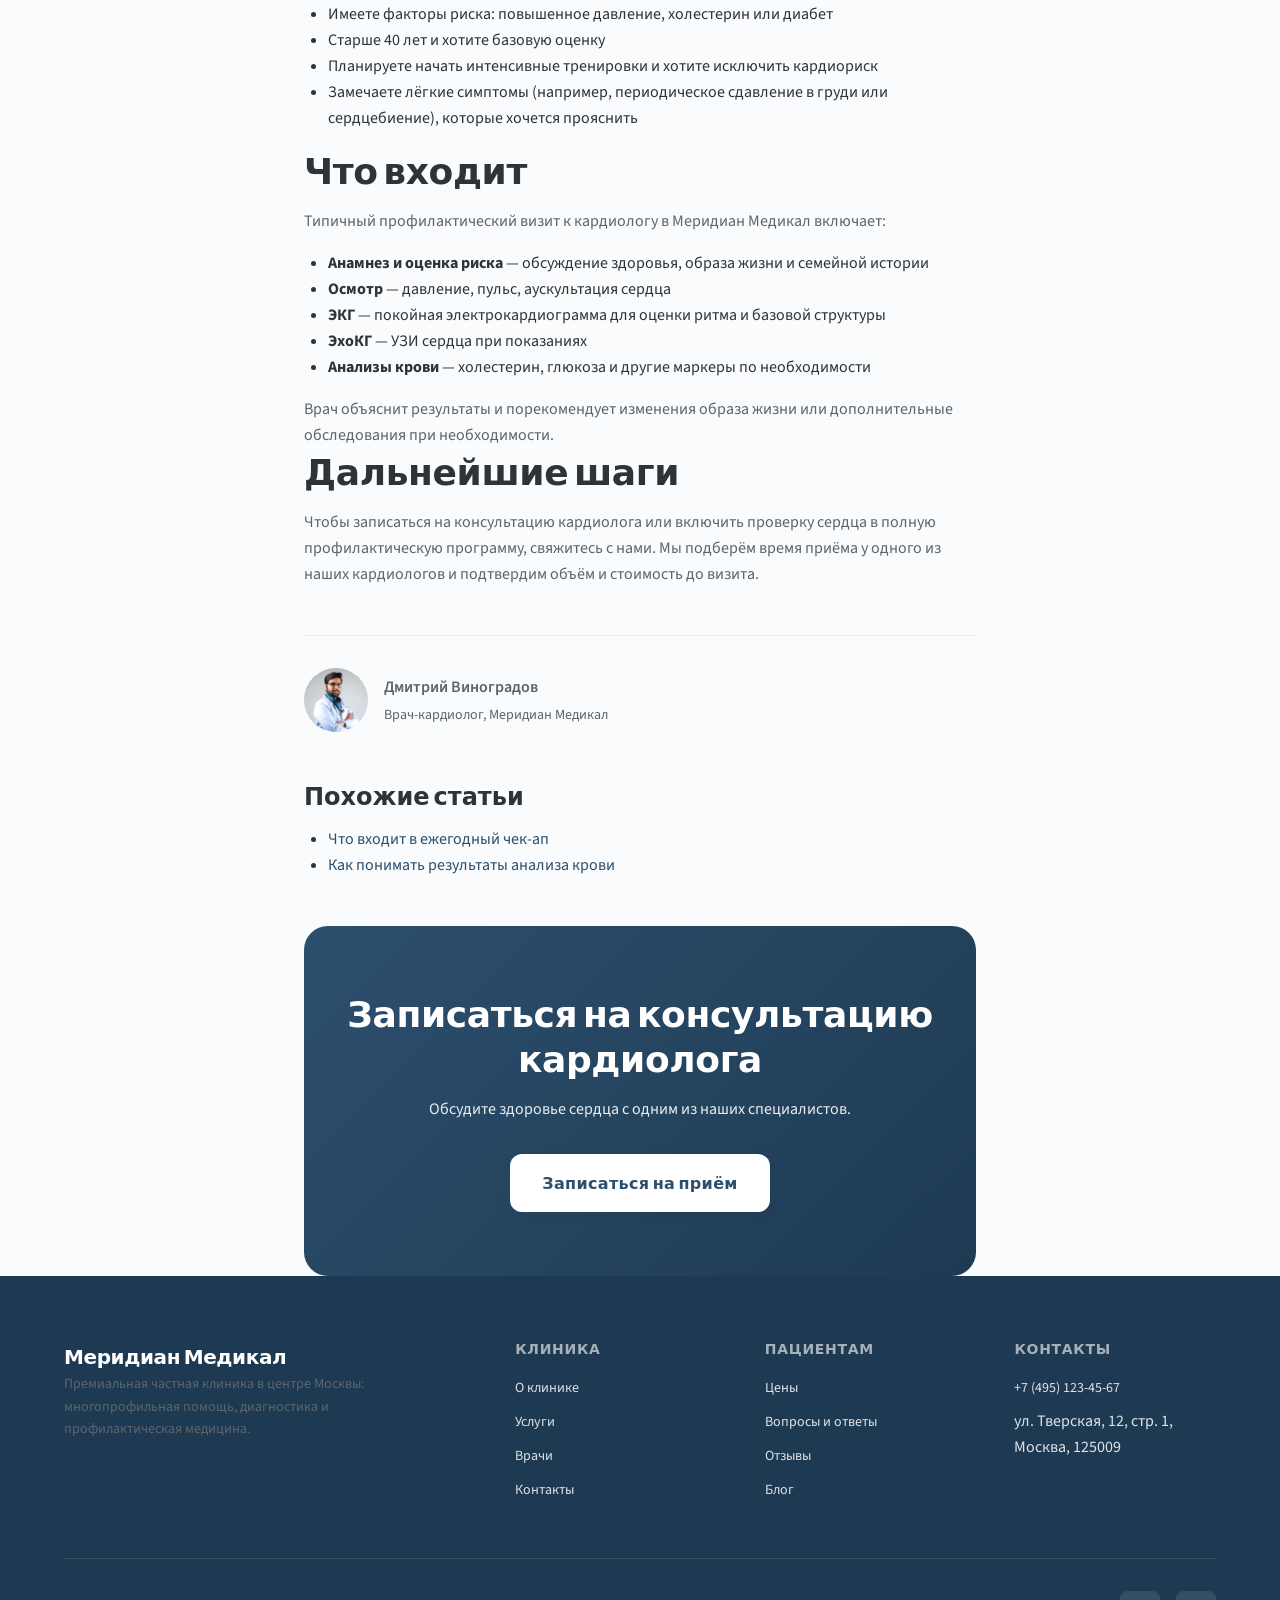
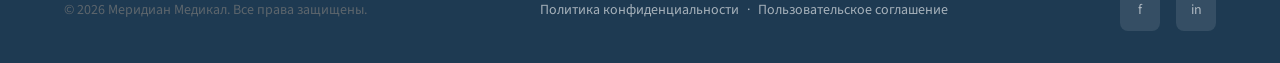
<file: article.html>
<!DOCTYPE html>
<html lang="ru">
<head>
  <meta charset="UTF-8">
  <meta name="viewport" content="width=device-width, initial-scale=1.0">
  <meta name="description" content="Зачем нужна профилактическая проверка сердца — кардиология от Меридиан Медикал.">
  <title>Зачем нужна профилактическая проверка сердца | Блог Меридиан Медикал</title>
  <link rel="preconnect" href="https://fonts.googleapis.com">
  <link rel="preconnect" href="https://fonts.gstatic.com" crossorigin>
  <link href="https://fonts.googleapis.com/css2?family=Plus+Jakarta+Sans:wght@400;500;600;700&family=Source+Sans+3:wght@400;500;600&display=swap" rel="stylesheet">
  <link rel="stylesheet" href="css/variables.css">
  <link rel="stylesheet" href="css/base.css">
  <link rel="stylesheet" href="css/components.css">
  <link rel="stylesheet" href="css/layout.css">
</head>
<body>
  <a href="#main" class="skip-link">Перейти к основному содержимому</a>
  <div class="topbar">
    <div class="container topbar__inner">
      <div class="topbar__left">
        <span class="topbar__item"><a href="tel:+74951234567">+7 (495) 123-45-67</a></span>
        <span class="topbar__item">ул. Тверская, 12, стр. 1, Москва, 125009</span>
      </div>
      <div class="topbar__right">
        <span class="topbar__item">Пн–Пт 8:00–20:00, Сб 9:00–14:00</span>
      </div>
    </div>
  </div>
  <header class="site-header" id="header">
    <div class="container header-inner">
      <a href="index.html" class="header-logo">Меридиан Медикал</a>
      <nav class="main-nav" aria-label="Основная навигация">
        <ul class="nav-list">
          <li class="nav-item"><a href="index.html" class="nav-link">Главная</a></li>
          <li class="nav-item"><a href="about.html" class="nav-link">О клинике</a></li>
          <li class="nav-item nav-item--dropdown">
            <a href="services.html" class="nav-link">Услуги</a>
            <ul class="nav-dropdown">
              <li><a href="service-cardiology.html">Кардиология</a></li>
              <li><a href="services.html#diagnostics">Диагностика</a></li>
              <li><a href="checkup-packages.html">Программы чек-ап</a></li>
            </ul>
          </li>
          <li class="nav-item"><a href="doctors.html" class="nav-link">Врачи</a></li>
          <li class="nav-item"><a href="pricing.html" class="nav-link">Цены</a></li>
          <li class="nav-item"><a href="contact.html" class="nav-link">Контакты</a></li>
        </ul>
      </nav>
      <a href="contact.html#booking" class="btn btn--primary">Записаться на приём</a>
      <button type="button" class="menu-toggle" aria-label="Открыть меню" aria-expanded="false">
        <svg width="24" height="24" fill="none" stroke="currentColor" stroke-width="2" viewBox="0 0 24 24"><path d="M3 6h18M3 12h18M3 18h18"/></svg>
      </button>
    </div>
  </header>

  <main id="main">
    <article>
      <div class="reveal" style="margin-bottom: var(--space-8);">
        <img src="images/p9.jpg" alt="Кардиология и здоровье сердца" style="width: 100%; max-height: 28rem; object-fit: cover; border-radius: 0 0 var(--radius-2xl) var(--radius-2xl);">
      </div>

      <div class="container container--narrow">
        <header style="margin-bottom: var(--space-10);">
          <nav class="breadcrumbs" aria-label="Хлебные крошки">
            <a href="index.html">Главная</a>
            <span class="breadcrumbs__sep">/</span>
            <a href="blog.html">Блог</a>
            <span class="breadcrumbs__sep">/</span>
            <span class="breadcrumbs__current">Зачем нужна профилактическая проверка сердца</span>
          </nav>
          <span class="badge" style="margin-bottom: var(--space-3);">Кардиология</span>
          <h1 class="page-hero__title" style="margin-bottom: var(--space-2);">Зачем нужна профилактическая проверка сердца</h1>
          <p class="card__meta">5 мин · 12 марта 2025</p>
        </header>

        <nav class="reveal" style="margin-bottom: var(--space-10); padding: var(--space-6); background: var(--color-bg-warm); border-radius: var(--radius-lg);" aria-label="Содержание статьи">
          <h3 style="margin-top: 0; font-size: var(--text-sm); letter-spacing: 0.05em; text-transform: uppercase; color: var(--color-text-muted);">Содержание</h3>
          <ul style="margin: 0; padding-left: var(--space-5);">
            <li><a href="#overview">Обзор</a></li>
            <li><a href="#who">Кому полезно</a></li>
            <li><a href="#what">Что входит</a></li>
            <li><a href="#next">Дальнейшие шаги</a></li>
          </ul>
        </nav>

        <div class="reveal">
          <h2 id="overview">Обзор</h2>
          <p>Сердечно-сосудистые заболевания остаются одной из основных причин заболеваемости и смертности у взрослых. Хорошая новость: многие факторы риска можно изменить, а раннее выявление с помощью структурированной проверки сердца помогает вам и врачу действовать до развития проблем.</p>
        </div>

        <div class="reveal" style="padding: var(--space-6); border-left: 4px solid var(--color-accent); background: var(--color-accent-muted); border-radius: 0 var(--radius-md) var(--radius-md) 0;">
          <p style="margin: 0; font-style: italic;">Профилактическая кардиологическая оценка нужна не только тем, у кого есть симптомы. Если в семье были сердечные заболевания, у вас повышенное давление или вы хотите получить базовую оценку с возрастом — проверка даст ясность и персональный план.</p>
        </div>

        <div class="reveal">
          <h2 id="who">Кому полезно</h2>
          <p>Профилактическая проверка сердца особенно полезна, если вы:</p>
          <ul>
            <li>Имеете семейную историю сердечных заболеваний или внезапных сердечных событий</li>
            <li>Имеете факторы риска: повышенное давление, холестерин или диабет</li>
            <li>Старше 40 лет и хотите базовую оценку</li>
            <li>Планируете начать интенсивные тренировки и хотите исключить кардиориск</li>
            <li>Замечаете лёгкие симптомы (например, периодическое сдавление в груди или сердцебиение), которые хочется прояснить</li>
          </ul>
        </div>

        <div class="reveal">
          <h2 id="what">Что входит</h2>
          <p>Типичный профилактический визит к кардиологу в Меридиан Медикал включает:</p>
          <ul>
            <li><strong>Анамнез и оценка риска</strong> — обсуждение здоровья, образа жизни и семейной истории</li>
            <li><strong>Осмотр</strong> — давление, пульс, аускультация сердца</li>
            <li><strong>ЭКГ</strong> — покойная электрокардиограмма для оценки ритма и базовой структуры</li>
            <li><strong>ЭхоКГ</strong> — УЗИ сердца при показаниях</li>
            <li><strong>Анализы крови</strong> — холестерин, глюкоза и другие маркеры по необходимости</li>
          </ul>
          <p>Врач объяснит результаты и порекомендует изменения образа жизни или дополнительные обследования при необходимости.</p>
        </div>

        <div class="reveal">
          <h2 id="next">Дальнейшие шаги</h2>
          <p>Чтобы записаться на консультацию кардиолога или включить проверку сердца в полную профилактическую программу, свяжитесь с нами. Мы подберём время приёма у одного из наших кардиологов и подтвердим объём и стоимость до визита.</p>
        </div>

        <div class="reveal" style="margin-top: var(--space-12); padding-top: var(--space-8); border-top: 1px solid var(--color-border); display: flex; gap: var(--space-4); align-items: center;">
          <img src="images/p2.jpg" alt="Дмитрий Виноградов" style="width: 4rem; height: 4rem; border-radius: var(--radius-full); object-fit: cover;">
          <div>
            <p style="font-weight: 600; margin-bottom: var(--space-1);">Дмитрий Виноградов</p>
            <p style="margin: 0; font-size: var(--text-sm); color: var(--color-text-muted);">Врач-кардиолог, Меридиан Медикал</p>
          </div>
        </div>

        <div class="reveal" style="margin-top: var(--space-12);">
          <h3>Похожие статьи</h3>
          <ul>
            <li><a href="article.html">Что входит в ежегодный чек-ап</a></li>
            <li><a href="article.html">Как понимать результаты анализа крови</a></li>
          </ul>
        </div>

        <div class="cta-block reveal" style="margin-top: var(--space-12);">
          <h2 class="cta-block__title">Записаться на консультацию кардиолога</h2>
          <p class="cta-block__desc">Обсудите здоровье сердца с одним из наших специалистов.</p>
          <a href="contact.html#booking" class="btn btn--primary btn--lg">Записаться на приём</a>
        </div>
      </div>
    </article>
  </main>

  <footer class="site-footer">
    <div class="container">
      <div class="footer-grid">
        <div class="footer-brand">
          <a href="index.html" class="header-logo">Меридиан Медикал</a>
          <p class="footer-desc">Премиальная частная клиника в центре Москвы: многопрофильная помощь, диагностика и профилактическая медицина.</p>
        </div>
        <div class="footer-nav"><h4>Клиника</h4><ul><li><a href="about.html">О клинике</a></li><li><a href="services.html">Услуги</a></li><li><a href="doctors.html">Врачи</a></li><li><a href="contact.html">Контакты</a></li></ul></div>
        <div class="footer-nav"><h4>Пациентам</h4><ul><li><a href="pricing.html">Цены</a></li><li><a href="faq.html">Вопросы и ответы</a></li><li><a href="reviews.html">Отзывы</a></li><li><a href="blog.html">Блог</a></li></ul></div>
        <div class="footer-nav"><h4>Контакты</h4><ul><li><a href="tel:+74951234567">+7 (495) 123-45-67</a></li><li>ул. Тверская, 12, стр. 1, Москва, 125009</li></ul></div>
      </div>
      <div class="footer-bottom">
        <p style="margin: 0;">© 2026 Меридиан Медикал. Все права защищены.</p>
        <div><a href="#">Политика конфиденциальности</a><span style="margin: 0 var(--space-2);">·</span><a href="#">Пользовательское соглашение</a></div>
        <div class="footer-social"><a href="#" aria-label="Facebook">f</a><a href="#" aria-label="LinkedIn">in</a></div>
      </div>
    </div>
  </footer>
  <script src="js/main.js"></script>
</body>
</html>
</file>
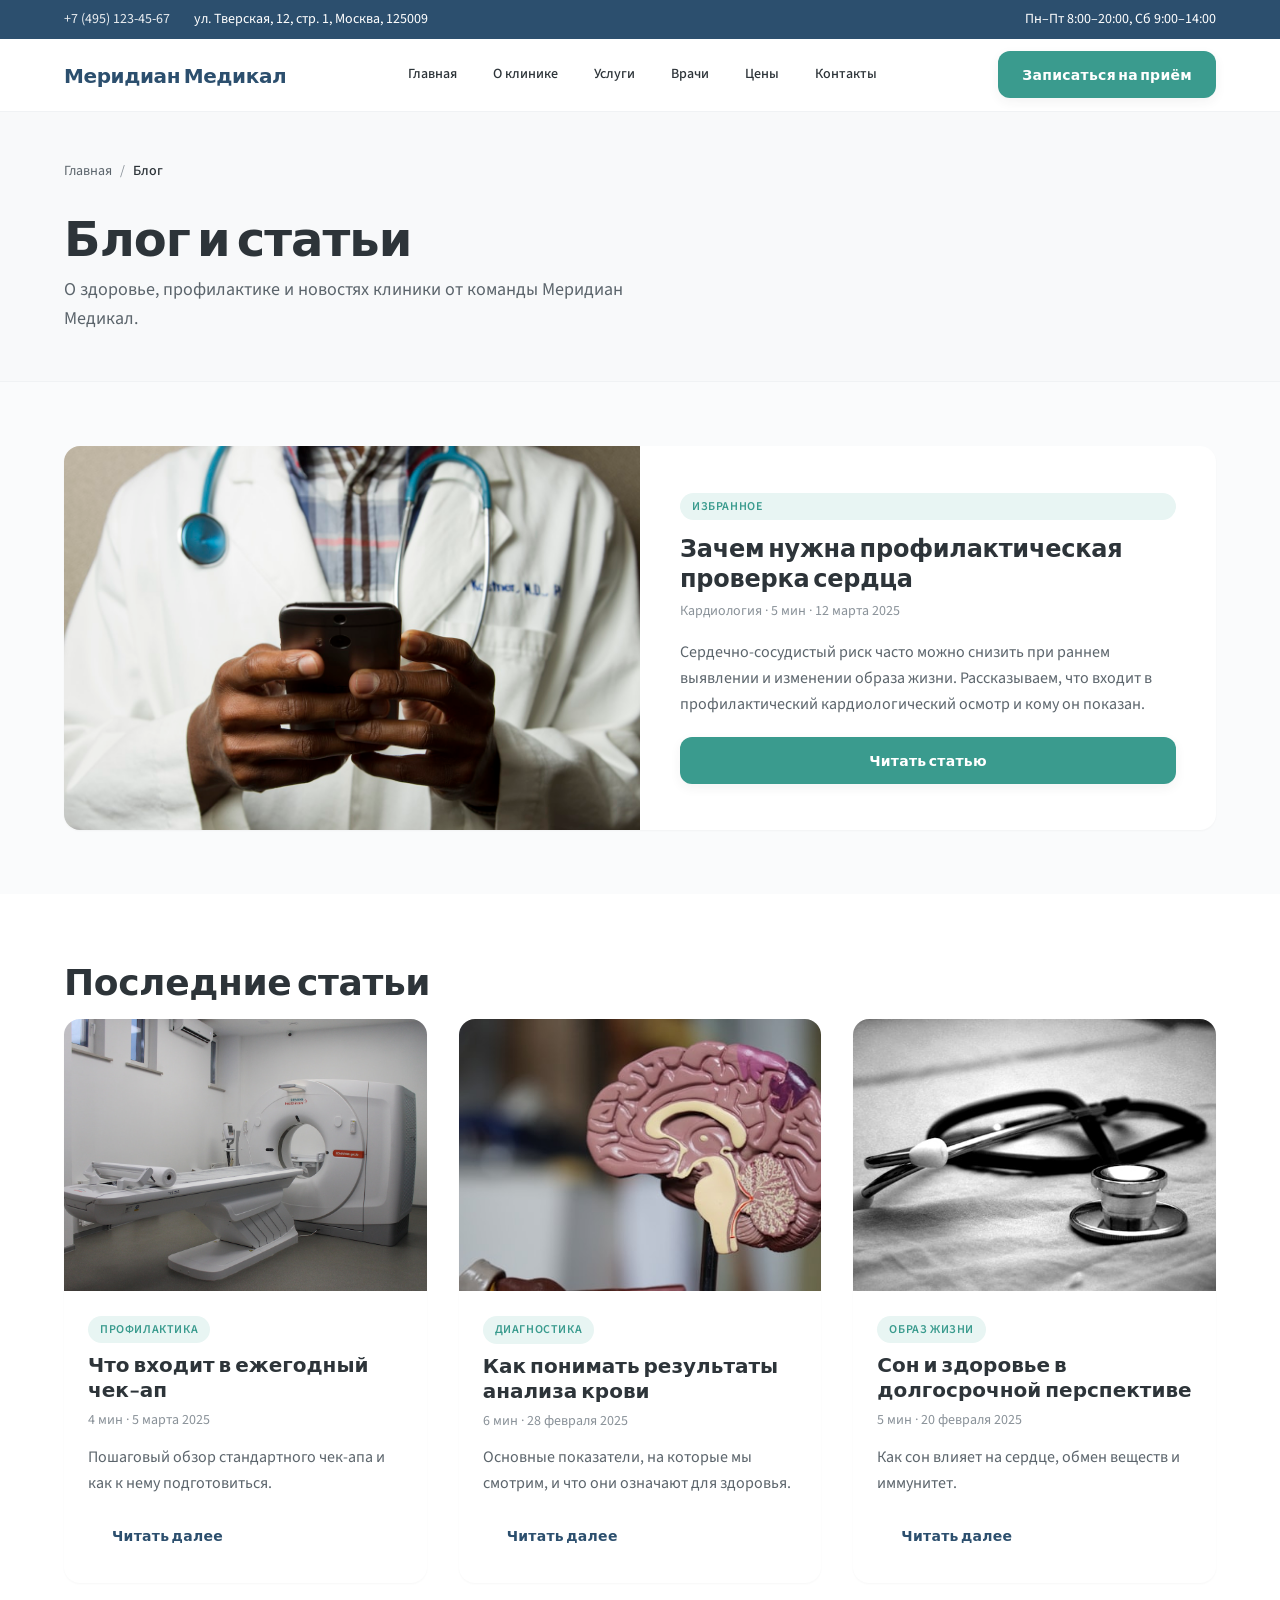
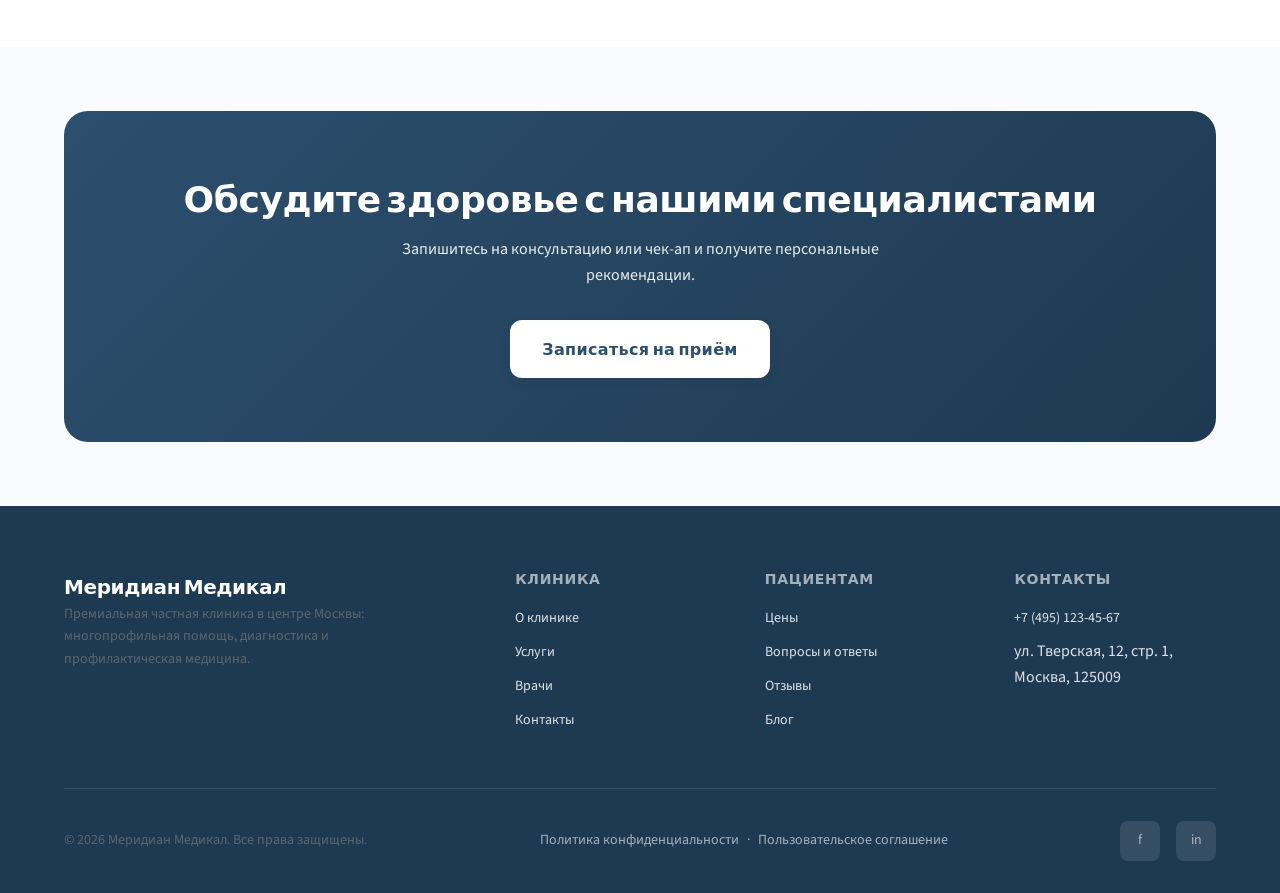
<file: blog.html>
<!DOCTYPE html>
<html lang="ru">
<head>
  <meta charset="UTF-8">
  <meta name="viewport" content="width=device-width, initial-scale=1.0">
  <meta name="description" content="Статьи о здоровье и новости от Меридиан Медикал. Профилактика, сердце, образ жизни и другое.">
  <title>Блог и статьи | Меридиан Медикал</title>
  <link rel="preconnect" href="https://fonts.googleapis.com">
  <link rel="preconnect" href="https://fonts.gstatic.com" crossorigin>
  <link href="https://fonts.googleapis.com/css2?family=Plus+Jakarta+Sans:wght@400;500;600;700&family=Source+Sans+3:wght@400;500;600&display=swap" rel="stylesheet">
  <link rel="stylesheet" href="css/variables.css">
  <link rel="stylesheet" href="css/base.css">
  <link rel="stylesheet" href="css/components.css">
  <link rel="stylesheet" href="css/layout.css">
</head>
<body>
  <a href="#main" class="skip-link">Перейти к основному содержимому</a>
  <div class="topbar">
    <div class="container topbar__inner">
      <div class="topbar__left">
        <span class="topbar__item"><a href="tel:+74951234567">+7 (495) 123-45-67</a></span>
        <span class="topbar__item">ул. Тверская, 12, стр. 1, Москва, 125009</span>
      </div>
      <div class="topbar__right">
        <span class="topbar__item">Пн–Пт 8:00–20:00, Сб 9:00–14:00</span>
      </div>
    </div>
  </div>
  <header class="site-header" id="header">
    <div class="container header-inner">
      <a href="index.html" class="header-logo">Меридиан Медикал</a>
      <nav class="main-nav" aria-label="Основная навигация">
        <ul class="nav-list">
          <li class="nav-item"><a href="index.html" class="nav-link">Главная</a></li>
          <li class="nav-item"><a href="about.html" class="nav-link">О клинике</a></li>
          <li class="nav-item nav-item--dropdown">
            <a href="services.html" class="nav-link">Услуги</a>
            <ul class="nav-dropdown">
              <li><a href="service-cardiology.html">Кардиология</a></li>
              <li><a href="services.html#diagnostics">Диагностика</a></li>
              <li><a href="checkup-packages.html">Программы чек-ап</a></li>
            </ul>
          </li>
          <li class="nav-item"><a href="doctors.html" class="nav-link">Врачи</a></li>
          <li class="nav-item"><a href="pricing.html" class="nav-link">Цены</a></li>
          <li class="nav-item"><a href="contact.html" class="nav-link">Контакты</a></li>
        </ul>
      </nav>
      <a href="contact.html#booking" class="btn btn--primary">Записаться на приём</a>
      <button type="button" class="menu-toggle" aria-label="Открыть меню" aria-expanded="false">
        <svg width="24" height="24" fill="none" stroke="currentColor" stroke-width="2" viewBox="0 0 24 24"><path d="M3 6h18M3 12h18M3 18h18"/></svg>
      </button>
    </div>
  </header>

  <main id="main">
    <section class="page-hero">
      <div class="container">
        <nav class="breadcrumbs" aria-label="Хлебные крошки">
          <a href="index.html">Главная</a>
          <span class="breadcrumbs__sep">/</span>
          <span class="breadcrumbs__current">Блог</span>
        </nav>
        <h1 class="page-hero__title">Блог и статьи</h1>
        <p class="section-desc" style="margin-bottom: 0; max-width: 36rem;">О здоровье, профилактике и новостях клиники от команды Меридиан Медикал.</p>
      </div>
    </section>

    <section class="section">
      <div class="container">
        <article class="card featured-article-card reveal">
          <div class="card__media" style=" aspect-ratio: auto; min-height: 20rem;">
            <img src="images/p9.jpg" alt="Проверка сердца">
          </div>
          <div class="card__body" style="padding: var(--space-10); display: flex; flex-direction: column; justify-content: center;">
            <span class="badge" style="margin-bottom: var(--space-3);">Избранное</span>
            <h2 class="card__title" style="font-size: var(--text-2xl); margin-bottom: var(--space-2);">Зачем нужна профилактическая проверка сердца</h2>
            <p class="card__meta" style="margin-bottom: var(--space-4);">Кардиология · 5 мин · 12 марта 2025</p>
            <p style="margin-bottom: var(--space-5);">Сердечно-сосудистый риск часто можно снизить при раннем выявлении и изменении образа жизни. Рассказываем, что входит в профилактический кардиологический осмотр и кому он показан.</p>
            <a href="article.html" class="btn btn--primary">Читать статью</a>
          </div>
        </article>
      </div>
    </section>

    <section class="section section--alt">
      <div class="container">
        <h2 class="section-title">Последние статьи</h2>
        <div class="grid-3">
          <article class="card reveal">
            <div class="card__media">
              <img src="images/p10.jpg" alt="Ежегодный чек-ап">
            </div>
            <div class="card__body">
              <span class="badge" style="margin-bottom: var(--space-2);">Профилактика</span>
              <h3 class="card__title">Что входит в ежегодный чек-ап</h3>
              <p class="card__meta">4 мин · 5 марта 2025</p>
              <p style="margin-bottom: var(--space-4);">Пошаговый обзор стандартного чек-апа и как к нему подготовиться.</p>
              <a href="article.html" class="btn btn--ghost">Читать далее</a>
            </div>
          </article>
          <article class="card reveal">
            <div class="card__media">
              <img src="images/p11.jpg" alt="Анализы крови">
            </div>
            <div class="card__body">
              <span class="badge" style="margin-bottom: var(--space-2);">Диагностика</span>
              <h3 class="card__title">Как понимать результаты анализа крови</h3>
              <p class="card__meta">6 мин · 28 февраля 2025</p>
              <p style="margin-bottom: var(--space-4);">Основные показатели, на которые мы смотрим, и что они означают для здоровья.</p>
              <a href="article.html" class="btn btn--ghost">Читать далее</a>
            </div>
          </article>
          <article class="card reveal">
            <div class="card__media">
              <img src="images/p12.jpg" alt="Сон и здоровье">
            </div>
            <div class="card__body">
              <span class="badge" style="margin-bottom: var(--space-2);">Образ жизни</span>
              <h3 class="card__title">Сон и здоровье в долгосрочной перспективе</h3>
              <p class="card__meta">5 мин · 20 февраля 2025</p>
              <p style="margin-bottom: var(--space-4);">Как сон влияет на сердце, обмен веществ и иммунитет.</p>
              <a href="article.html" class="btn btn--ghost">Читать далее</a>
            </div>
          </article>
        </div>
      </div>
    </section>

    <section class="section">
      <div class="container">
        <div class="cta-block reveal">
          <h2 class="cta-block__title">Обсудите здоровье с нашими специалистами</h2>
          <p class="cta-block__desc">Запишитесь на консультацию или чек-ап и получите персональные рекомендации.</p>
          <a href="contact.html#booking" class="btn btn--primary btn--lg">Записаться на приём</a>
        </div>
      </div>
    </section>
  </main>

  <footer class="site-footer">
    <div class="container">
      <div class="footer-grid">
        <div class="footer-brand">
          <a href="index.html" class="header-logo">Меридиан Медикал</a>
          <p class="footer-desc">Премиальная частная клиника в центре Москвы: многопрофильная помощь, диагностика и профилактическая медицина.</p>
        </div>
        <div class="footer-nav"><h4>Клиника</h4><ul><li><a href="about.html">О клинике</a></li><li><a href="services.html">Услуги</a></li><li><a href="doctors.html">Врачи</a></li><li><a href="contact.html">Контакты</a></li></ul></div>
        <div class="footer-nav"><h4>Пациентам</h4><ul><li><a href="pricing.html">Цены</a></li><li><a href="faq.html">Вопросы и ответы</a></li><li><a href="reviews.html">Отзывы</a></li><li><a href="blog.html">Блог</a></li></ul></div>
        <div class="footer-nav"><h4>Контакты</h4><ul><li><a href="tel:+74951234567">+7 (495) 123-45-67</a></li><li>ул. Тверская, 12, стр. 1, Москва, 125009</li></ul></div>
      </div>
      <div class="footer-bottom">
        <p style="margin: 0;">© 2026 Меридиан Медикал. Все права защищены.</p>
        <div><a href="#">Политика конфиденциальности</a><span style="margin: 0 var(--space-2);">·</span><a href="#">Пользовательское соглашение</a></div>
        <div class="footer-social"><a href="#" aria-label="Facebook">f</a><a href="#" aria-label="LinkedIn">in</a></div>
      </div>
    </div>
  </footer>
  <script src="js/main.js"></script>
</body>
</html>
</file>
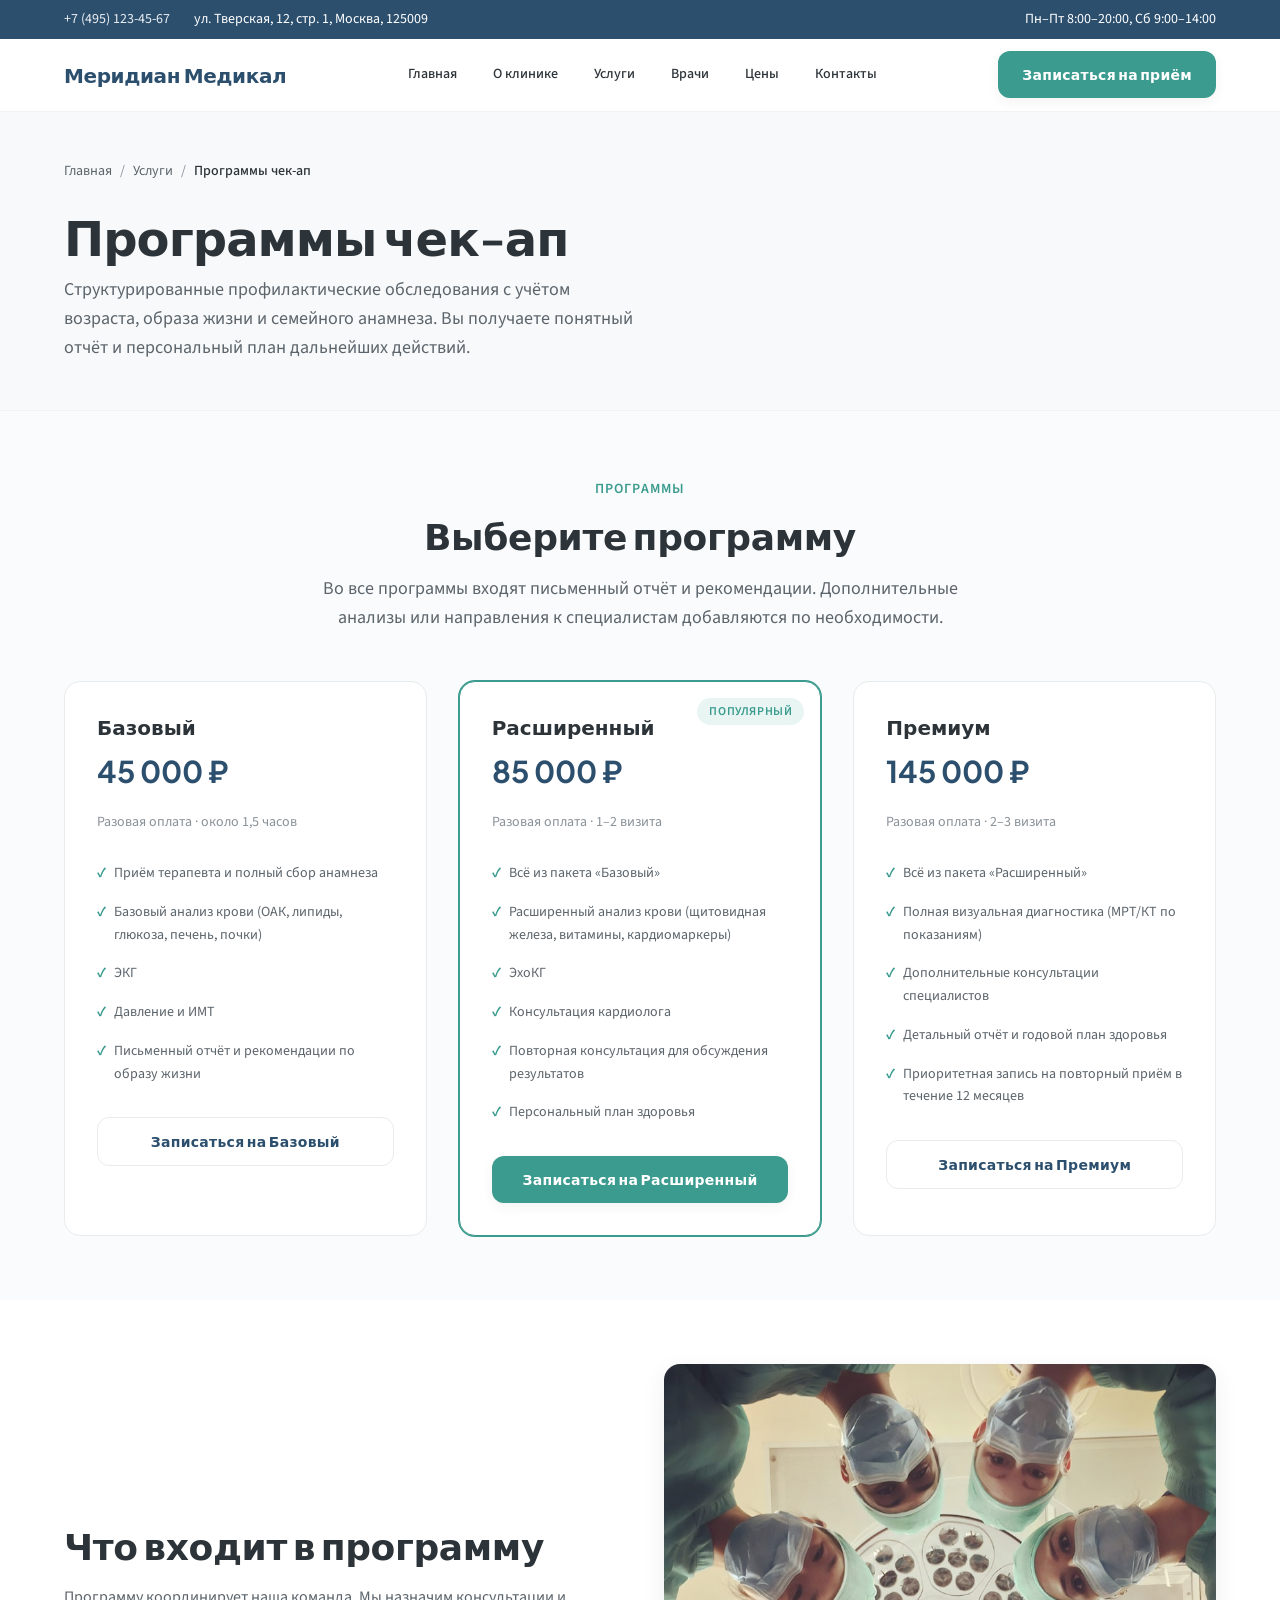
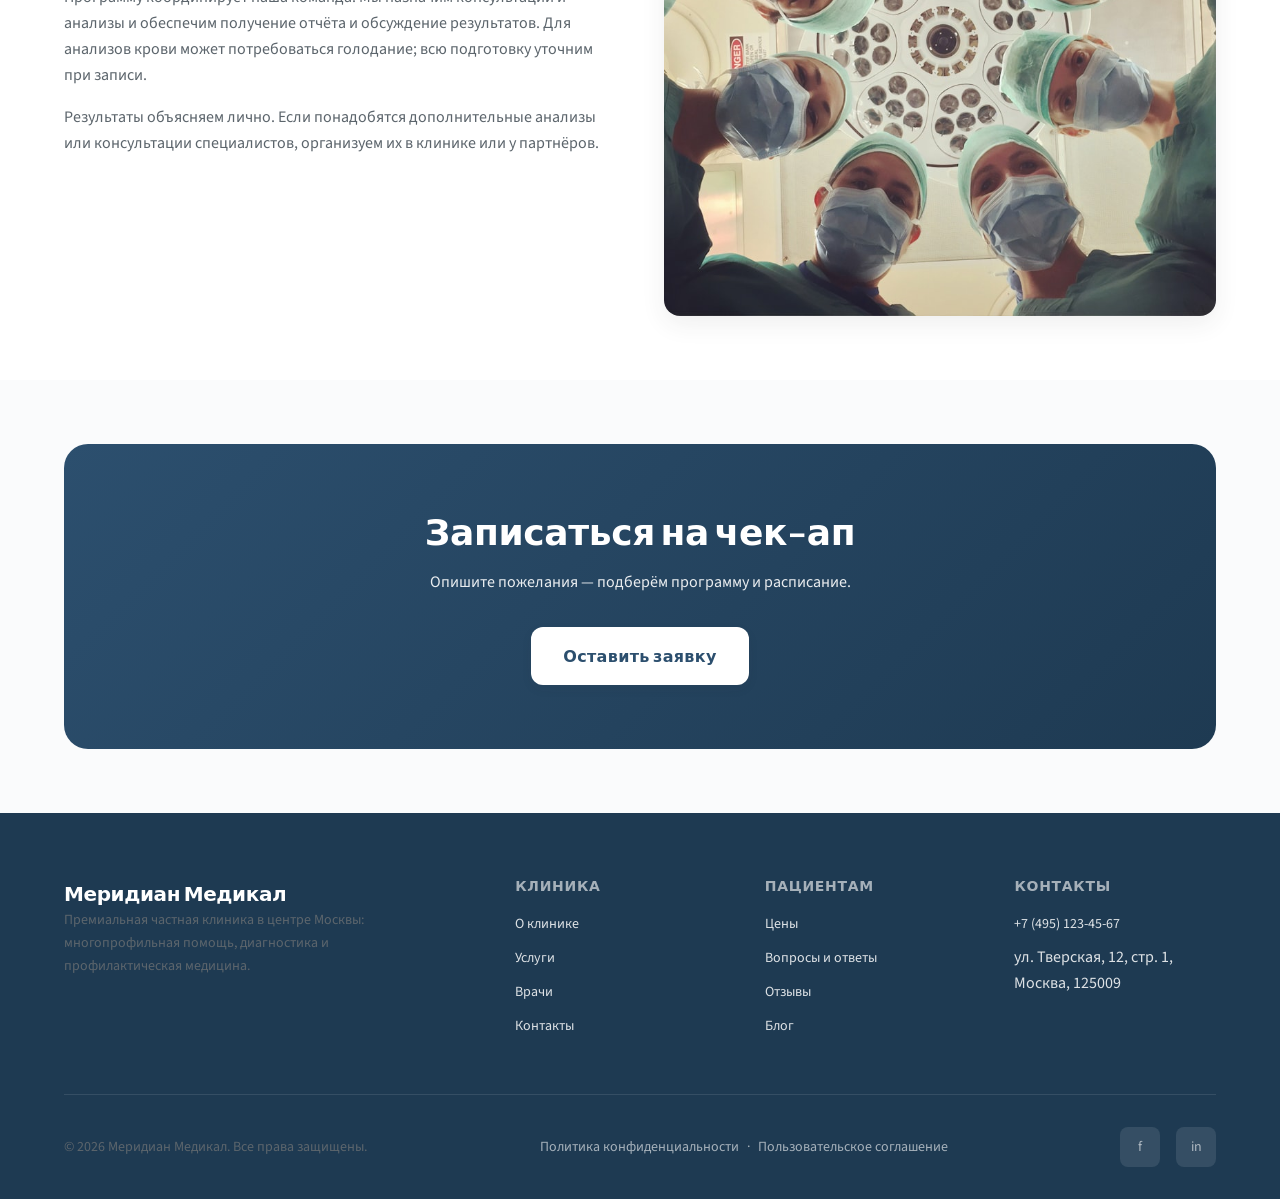
<file: checkup-packages.html>
<!DOCTYPE html>
<html lang="ru">
<head>
  <meta charset="UTF-8">
  <meta name="viewport" content="width=device-width, initial-scale=1.0">
  <meta name="description" content="Программы чек-ап и диагностики в Меридиан Медикал. Базовый, Расширенный и Премиум пакеты.">
  <title>Программы чек-ап | Меридиан Медикал</title>
  <link rel="preconnect" href="https://fonts.googleapis.com">
  <link rel="preconnect" href="https://fonts.gstatic.com" crossorigin>
  <link href="https://fonts.googleapis.com/css2?family=Plus+Jakarta+Sans:wght@400;500;600;700&family=Source+Sans+3:wght@400;500;600&display=swap" rel="stylesheet">
  <link rel="stylesheet" href="css/variables.css">
  <link rel="stylesheet" href="css/base.css">
  <link rel="stylesheet" href="css/components.css">
  <link rel="stylesheet" href="css/layout.css">
</head>
<body>
  <a href="#main" class="skip-link">Перейти к основному содержимому</a>
  <div class="topbar">
    <div class="container topbar__inner">
      <div class="topbar__left">
        <span class="topbar__item"><a href="tel:+74951234567">+7 (495) 123-45-67</a></span>
        <span class="topbar__item">ул. Тверская, 12, стр. 1, Москва, 125009</span>
      </div>
      <div class="topbar__right">
        <span class="topbar__item">Пн–Пт 8:00–20:00, Сб 9:00–14:00</span>
      </div>
    </div>
  </div>
  <header class="site-header" id="header">
    <div class="container header-inner">
      <a href="index.html" class="header-logo">Меридиан Медикал</a>
      <nav class="main-nav" aria-label="Основная навигация">
        <ul class="nav-list">
          <li class="nav-item"><a href="index.html" class="nav-link">Главная</a></li>
          <li class="nav-item"><a href="about.html" class="nav-link">О клинике</a></li>
          <li class="nav-item nav-item--dropdown">
            <a href="services.html" class="nav-link">Услуги</a>
            <ul class="nav-dropdown">
              <li><a href="service-cardiology.html">Кардиология</a></li>
              <li><a href="services.html#diagnostics">Диагностика</a></li>
              <li><a href="checkup-packages.html">Программы чек-ап</a></li>
            </ul>
          </li>
          <li class="nav-item"><a href="doctors.html" class="nav-link">Врачи</a></li>
          <li class="nav-item"><a href="pricing.html" class="nav-link">Цены</a></li>
          <li class="nav-item"><a href="contact.html" class="nav-link">Контакты</a></li>
        </ul>
      </nav>
      <a href="contact.html#booking" class="btn btn--primary">Записаться на приём</a>
      <button type="button" class="menu-toggle" aria-label="Открыть меню" aria-expanded="false">
        <svg width="24" height="24" fill="none" stroke="currentColor" stroke-width="2" viewBox="0 0 24 24"><path d="M3 6h18M3 12h18M3 18h18"/></svg>
      </button>
    </div>
  </header>

  <main id="main">
    <section class="page-hero">
      <div class="container">
        <nav class="breadcrumbs" aria-label="Хлебные крошки">
          <a href="index.html">Главная</a>
          <span class="breadcrumbs__sep">/</span>
          <a href="services.html">Услуги</a>
          <span class="breadcrumbs__sep">/</span>
          <span class="breadcrumbs__current">Программы чек-ап</span>
        </nav>
        <h1 class="page-hero__title">Программы чек-ап</h1>
        <p class="section-desc" style="margin-bottom: 0; max-width: 36rem;">Структурированные профилактические обследования с учётом возраста, образа жизни и семейного анамнеза. Вы получаете понятный отчёт и персональный план дальнейших действий.</p>
      </div>
    </section>

    <section class="section">
      <div class="container">
        <header class="section-header reveal">
          <span class="section-label">Программы</span>
          <h2 class="section-title">Выберите программу</h2>
          <p class="section-desc">Во все программы входят письменный отчёт и рекомендации. Дополнительные анализы или направления к специалистам добавляются по необходимости.</p>
        </header>
        <div class="grid-3">
          <div class="pricing-card reveal">
            <h3 class="pricing-card__name">Базовый</h3>
            <p class="pricing-card__price">45 000 ₽</p>
            <p class="pricing-card__price-note">Разовая оплата · около 1,5 часов</p>
            <ul class="pricing-card__features">
              <li>Приём терапевта и полный сбор анамнеза</li>
              <li>Базовый анализ крови (ОАК, липиды, глюкоза, печень, почки)</li>
              <li>ЭКГ</li>
              <li>Давление и ИМТ</li>
              <li>Письменный отчёт и рекомендации по образу жизни</li>
            </ul>
            <a href="contact.html#booking" class="btn btn--secondary" style="width: 100%;">Записаться на Базовый</a>
          </div>
          <div class="pricing-card pricing-card--featured reveal">
            <span class="badge" style="position: absolute; top: var(--space-4); right: var(--space-4);">Популярный</span>
            <h3 class="pricing-card__name">Расширенный</h3>
            <p class="pricing-card__price">85 000 ₽</p>
            <p class="pricing-card__price-note">Разовая оплата · 1–2 визита</p>
            <ul class="pricing-card__features">
              <li>Всё из пакета «Базовый»</li>
              <li>Расширенный анализ крови (щитовидная железа, витамины, кардиомаркеры)</li>
              <li>ЭхоКГ</li>
              <li>Консультация кардиолога</li>
              <li>Повторная консультация для обсуждения результатов</li>
              <li>Персональный план здоровья</li>
            </ul>
            <a href="contact.html#booking" class="btn btn--primary" style="width: 100%;">Записаться на Расширенный</a>
          </div>
          <div class="pricing-card reveal">
            <h3 class="pricing-card__name">Премиум</h3>
            <p class="pricing-card__price">145 000 ₽</p>
            <p class="pricing-card__price-note">Разовая оплата · 2–3 визита</p>
            <ul class="pricing-card__features">
              <li>Всё из пакета «Расширенный»</li>
              <li>Полная визуальная диагностика (МРТ/КТ по показаниям)</li>
              <li>Дополнительные консультации специалистов</li>
              <li>Детальный отчёт и годовой план здоровья</li>
              <li>Приоритетная запись на повторный приём в течение 12 месяцев</li>
            </ul>
            <a href="contact.html#booking" class="btn btn--secondary" style="width: 100%;">Записаться на Премиум</a>
          </div>
        </div>
      </div>
    </section>

    <section class="section section--alt">
      <div class="container">
        <div class="grid-2" style="align-items: center; gap: var(--space-12);">
          <div class="reveal">
            <h2 class="section-title">Что входит в программу</h2>
            <p>Программу координирует наша команда. Мы назначим консультации и анализы и обеспечим получение отчёта и обсуждение результатов. Для анализов крови может потребоваться голодание; всю подготовку уточним при записи.</p>
            <p>Результаты объясняем лично. Если понадобятся дополнительные анализы или консультации специалистов, организуем их в клинике или у партнёров.</p>
          </div>
          <div class="reveal">
            <img src="images/p1.jpg" alt="Консультация в Меридиан Медикал" style="border-radius: var(--radius-xl); box-shadow: var(--shadow-lg);">
          </div>
        </div>
      </div>
    </section>

    <section class="section">
      <div class="container">
        <div class="cta-block reveal">
          <h2 class="cta-block__title">Записаться на чек-ап</h2>
          <p class="cta-block__desc">Опишите пожелания — подберём программу и расписание.</p>
          <a href="contact.html#booking" class="btn btn--primary btn--lg">Оставить заявку</a>
        </div>
      </div>
    </section>
  </main>

  <footer class="site-footer">
    <div class="container">
      <div class="footer-grid">
        <div class="footer-brand">
          <a href="index.html" class="header-logo">Меридиан Медикал</a>
          <p class="footer-desc">Премиальная частная клиника в центре Москвы: многопрофильная помощь, диагностика и профилактическая медицина.</p>
        </div>
        <div class="footer-nav"><h4>Клиника</h4><ul><li><a href="about.html">О клинике</a></li><li><a href="services.html">Услуги</a></li><li><a href="doctors.html">Врачи</a></li><li><a href="contact.html">Контакты</a></li></ul></div>
        <div class="footer-nav"><h4>Пациентам</h4><ul><li><a href="pricing.html">Цены</a></li><li><a href="faq.html">Вопросы и ответы</a></li><li><a href="reviews.html">Отзывы</a></li><li><a href="blog.html">Блог</a></li></ul></div>
        <div class="footer-nav"><h4>Контакты</h4><ul><li><a href="tel:+74951234567">+7 (495) 123-45-67</a></li><li>ул. Тверская, 12, стр. 1, Москва, 125009</li></ul></div>
      </div>
      <div class="footer-bottom">
        <p style="margin: 0;">© 2026 Меридиан Медикал. Все права защищены.</p>
        <div><a href="#">Политика конфиденциальности</a><span style="margin: 0 var(--space-2);">·</span><a href="#">Пользовательское соглашение</a></div>
        <div class="footer-social"><a href="#" aria-label="Facebook">f</a><a href="#" aria-label="LinkedIn">in</a></div>
      </div>
    </div>
  </footer>
  <script src="js/main.js"></script>
</body>
</html>
</file>
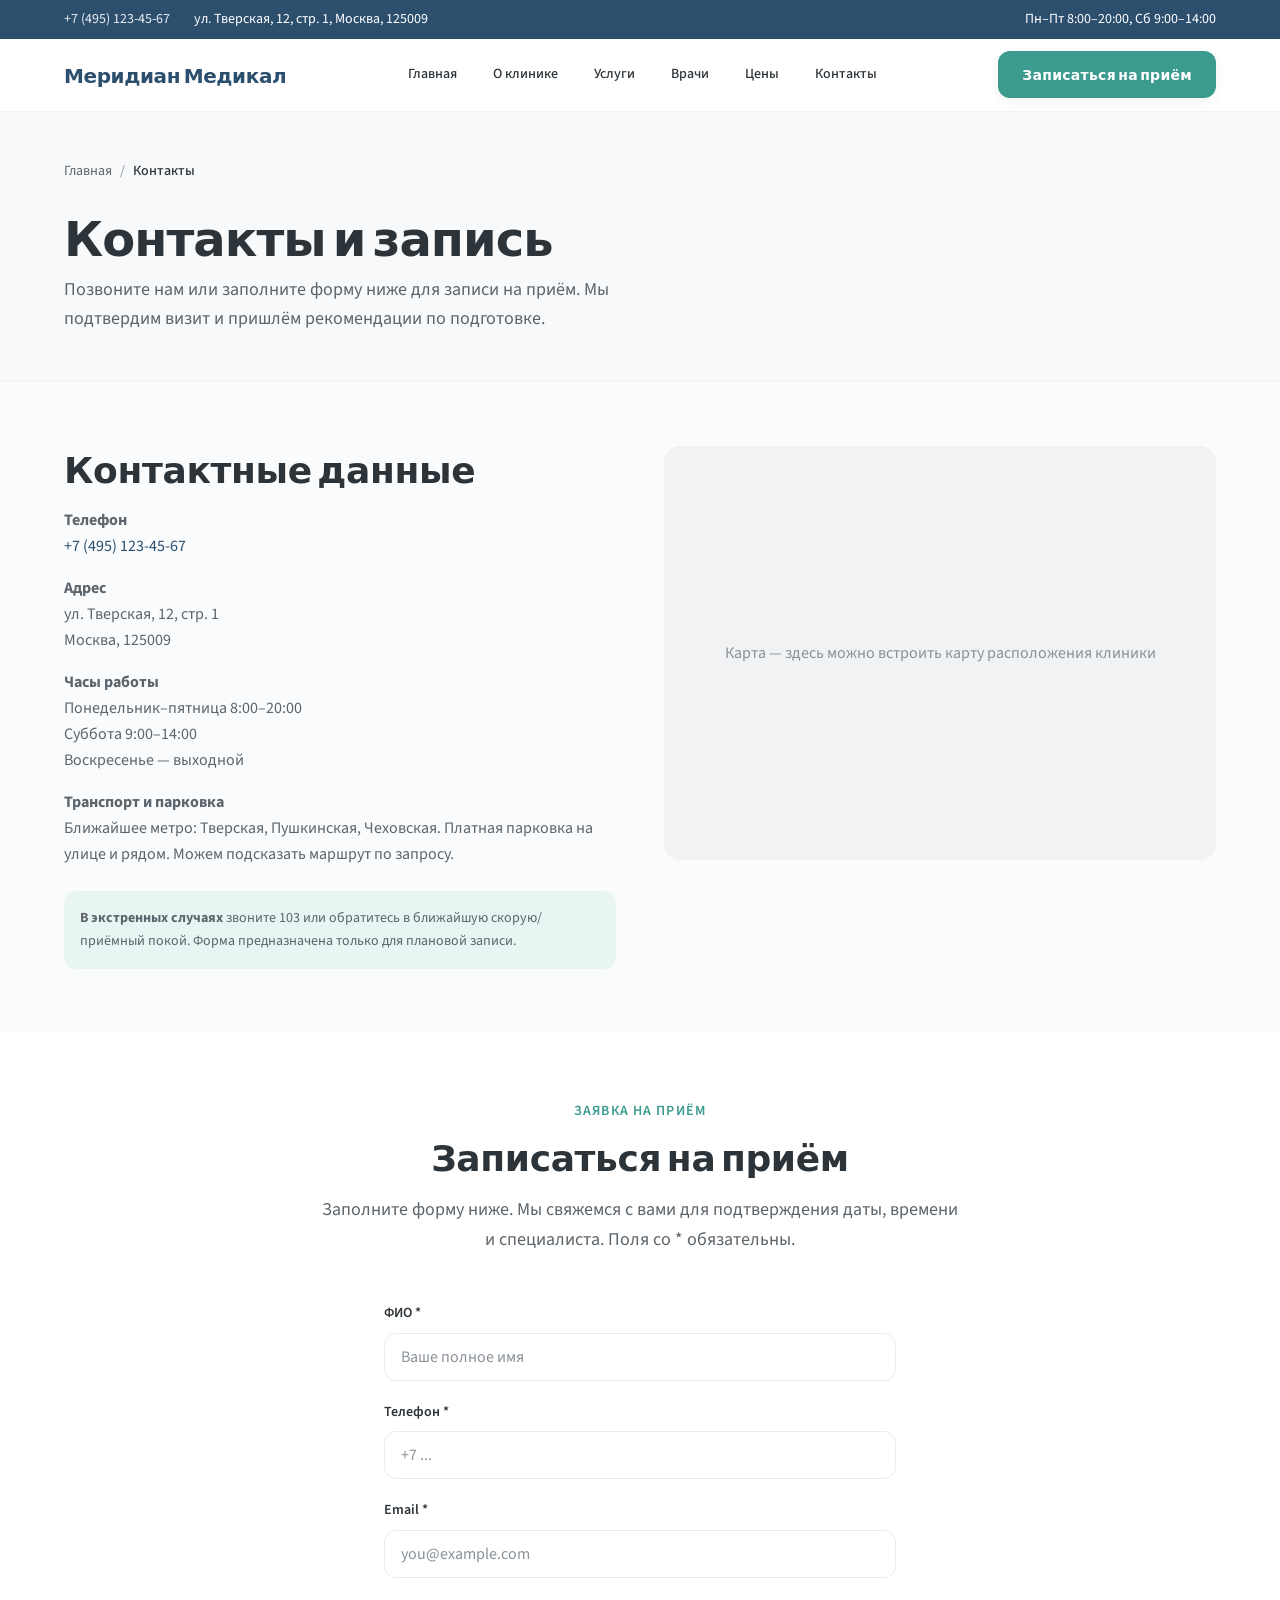
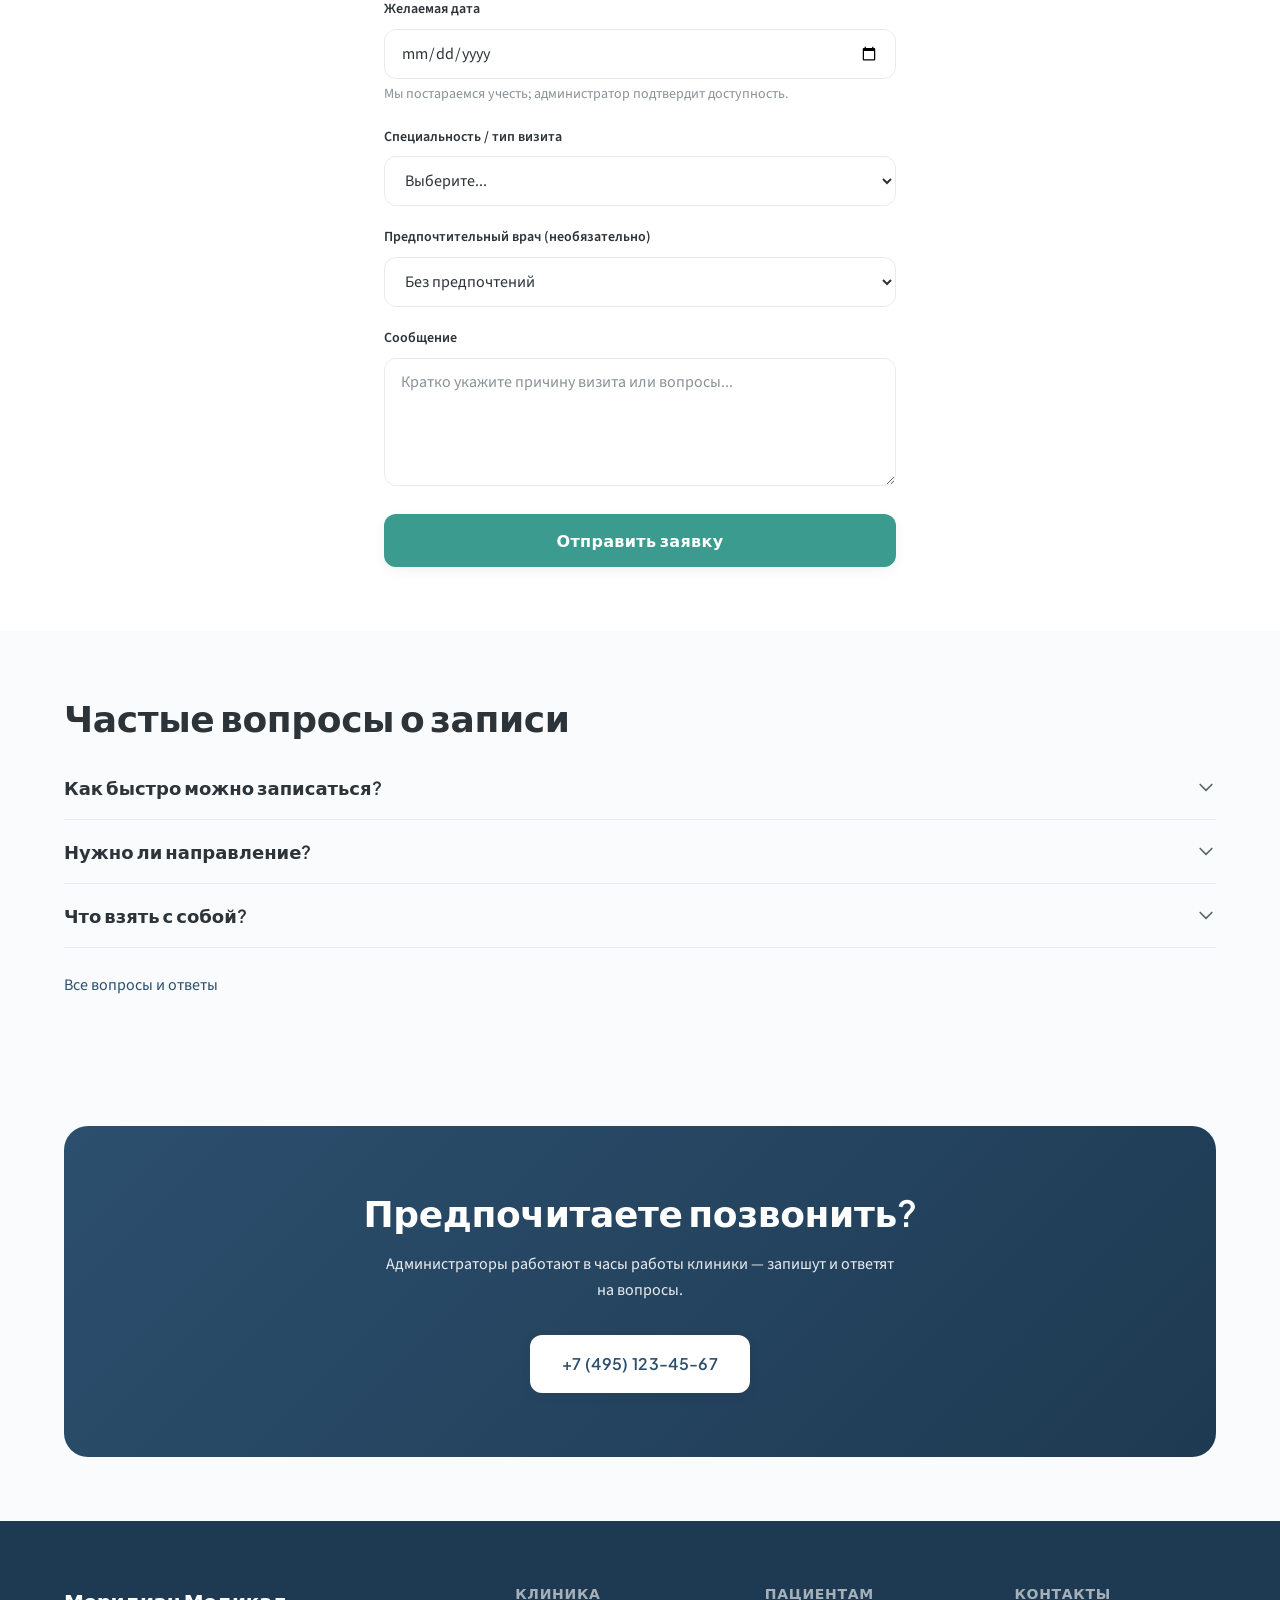
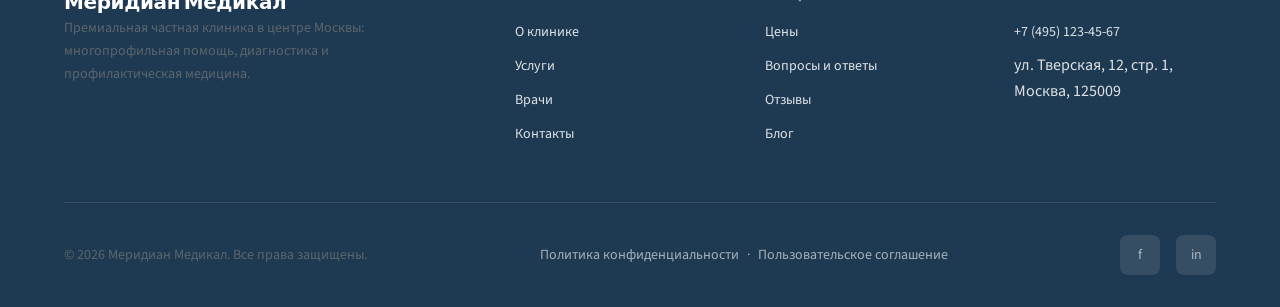
<file: contact.html>
<!DOCTYPE html>
<html lang="ru">
<head>
  <meta charset="UTF-8">
  <meta name="viewport" content="width=device-width, initial-scale=1.0">
  <meta name="description" content="Свяжитесь с Меридиан Медикал и запишитесь на приём. Адрес, телефон, часы работы и форма онлайн-записи.">
  <title>Контакты и запись | Меридиан Медикал</title>
  <link rel="preconnect" href="https://fonts.googleapis.com">
  <link rel="preconnect" href="https://fonts.gstatic.com" crossorigin>
  <link href="https://fonts.googleapis.com/css2?family=Plus+Jakarta+Sans:wght@400;500;600;700&family=Source+Sans+3:wght@400;500;600&display=swap" rel="stylesheet">
  <link rel="stylesheet" href="css/variables.css">
  <link rel="stylesheet" href="css/base.css">
  <link rel="stylesheet" href="css/components.css">
  <link rel="stylesheet" href="css/layout.css">
</head>
<body>
  <a href="#main" class="skip-link">Перейти к основному содержимому</a>
  <div class="topbar">
    <div class="container topbar__inner">
      <div class="topbar__left">
        <span class="topbar__item"><a href="tel:+74951234567">+7 (495) 123-45-67</a></span>
        <span class="topbar__item">ул. Тверская, 12, стр. 1, Москва, 125009</span>
      </div>
      <div class="topbar__right">
        <span class="topbar__item">Пн–Пт 8:00–20:00, Сб 9:00–14:00</span>
      </div>
    </div>
  </div>
  <header class="site-header" id="header">
    <div class="container header-inner">
      <a href="index.html" class="header-logo">Меридиан Медикал</a>
      <nav class="main-nav" aria-label="Основная навигация">
        <ul class="nav-list">
          <li class="nav-item"><a href="index.html" class="nav-link">Главная</a></li>
          <li class="nav-item"><a href="about.html" class="nav-link">О клинике</a></li>
          <li class="nav-item nav-item--dropdown">
            <a href="services.html" class="nav-link">Услуги</a>
            <ul class="nav-dropdown">
              <li><a href="service-cardiology.html">Кардиология</a></li>
              <li><a href="services.html#diagnostics">Диагностика</a></li>
              <li><a href="checkup-packages.html">Программы чек-ап</a></li>
            </ul>
          </li>
          <li class="nav-item"><a href="doctors.html" class="nav-link">Врачи</a></li>
          <li class="nav-item"><a href="pricing.html" class="nav-link">Цены</a></li>
          <li class="nav-item"><a href="contact.html" class="nav-link">Контакты</a></li>
        </ul>
      </nav>
      <a href="contact.html#booking" class="btn btn--primary">Записаться на приём</a>
      <button type="button" class="menu-toggle" aria-label="Открыть меню" aria-expanded="false">
        <svg width="24" height="24" fill="none" stroke="currentColor" stroke-width="2" viewBox="0 0 24 24"><path d="M3 6h18M3 12h18M3 18h18"/></svg>
      </button>
    </div>
  </header>

  <main id="main">
    <section class="page-hero">
      <div class="container">
        <nav class="breadcrumbs" aria-label="Хлебные крошки">
          <a href="index.html">Главная</a>
          <span class="breadcrumbs__sep">/</span>
          <span class="breadcrumbs__current">Контакты</span>
        </nav>
        <h1 class="page-hero__title">Контакты и запись</h1>
        <p class="section-desc" style="margin-bottom: 0; max-width: 36rem;">Позвоните нам или заполните форму ниже для записи на приём. Мы подтвердим визит и пришлём рекомендации по подготовке.</p>
      </div>
    </section>

    <section class="section">
      <div class="container">
        <div class="grid-2" style="gap: var(--space-12); align-items: start;">
          <div class="reveal">
            <h2 style="margin-top: 0;">Контактные данные</h2>
            <p><strong>Телефон</strong><br><a href="tel:+74951234567">+7 (495) 123-45-67</a></p>
            <p><strong>Адрес</strong><br>ул. Тверская, 12, стр. 1<br>Москва, 125009</p>
            <p><strong>Часы работы</strong><br>Понедельник–пятница 8:00–20:00<br>Суббота 9:00–14:00<br>Воскресенье — выходной</p>
            <p><strong>Транспорт и парковка</strong><br>Ближайшее метро: Тверская, Пушкинская, Чеховская. Платная парковка на улице и рядом. Можем подсказать маршрут по запросу.</p>
            <div style="margin-top: var(--space-6); padding: var(--space-4); background: var(--color-accent-muted); border-radius: var(--radius-lg);">
              <p style="margin: 0; font-size: var(--text-sm);"><strong>В экстренных случаях</strong> звоните 103 или обратитесь в ближайшую скорую/приёмный покой. Форма предназначена только для плановой записи.</p>
            </div>
          </div>

          <div class="reveal">
            <div style="aspect-ratio: 4/3; background: var(--color-border-light); border-radius: var(--radius-xl); display: flex; align-items: center; justify-content: center; color: var(--color-text-light);">
              Карта — здесь можно встроить карту расположения клиники
            </div>
          </div>
        </div>
      </div>
    </section>

    <section class="section section--alt" id="booking">
      <div class="container">
        <header class="section-header reveal">
          <span class="section-label">Заявка на приём</span>
          <h2 class="section-title">Записаться на приём</h2>
          <p class="section-desc">Заполните форму ниже. Мы свяжемся с вами для подтверждения даты, времени и специалиста. Поля со * обязательны.</p>
        </header>
        <div style="max-width: 32rem; margin: 0 auto;">
          <form class="reveal" data-no-submit="true" action="#" method="post" id="booking-form">
            <div class="form-group">
              <label for="booking-name" class="form-label">ФИО *</label>
              <input type="text" id="booking-name" class="form-input" name="name" required placeholder="Ваше полное имя">
            </div>
            <div class="form-group">
              <label for="booking-phone" class="form-label">Телефон *</label>
              <input type="tel" id="booking-phone" class="form-input" name="phone" required placeholder="+7 ...">
            </div>
            <div class="form-group">
              <label for="booking-email" class="form-label">Email *</label>
              <input type="email" id="booking-email" class="form-input" name="email" required placeholder="you@example.com">
            </div>
            <div class="form-group">
              <label for="booking-date" class="form-label">Желаемая дата</label>
              <input type="date" id="booking-date" class="form-input" name="preferred_date">
              <p class="form-hint">Мы постараемся учесть; администратор подтвердит доступность.</p>
            </div>
            <div class="form-group">
              <label for="booking-specialty" class="form-label">Специальность / тип визита</label>
              <select id="booking-specialty" class="form-select" name="specialty">
                <option value="">Выберите...</option>
                <option value="gp">Терапия</option>
                <option value="cardiology">Кардиология</option>
                <option value="neurology">Неврология</option>
                <option value="dermatology">Дерматология</option>
                <option value="gynaecology">Гинекология</option>
                <option value="paediatrics">Педиатрия</option>
                <option value="checkup">Программа чек-ап</option>
                <option value="other">Другое</option>
              </select>
            </div>
            <div class="form-group">
              <label for="booking-doctor" class="form-label">Предпочтительный врач (необязательно)</label>
              <select id="booking-doctor" class="form-select" name="doctor">
                <option value="">Без предпочтений</option>
                <option value="vinogradov">Дмитрий Виноградов</option>
                <option value="mitchell">Дмитрий Митрофанов</option>
                <option value="chen">Софья Чжан</option>
                <option value="okonkwo">Давид Оконкво</option>
              </select>
            </div>
            <div class="form-group">
              <label for="booking-message" class="form-label">Сообщение</label>
              <textarea id="booking-message" class="form-textarea" name="message" placeholder="Кратко укажите причину визита или вопросы..."></textarea>
            </div>
            <button type="submit" class="btn btn--primary btn--lg" style="width: 100%;">Отправить заявку</button>
          </form>
        </div>
      </div>
    </section>

    <section class="section">
      <div class="container">
        <h2 class="section-title">Частые вопросы о записи</h2>
        <div class="faq-item reveal">
          <button type="button" class="faq-trigger">Как быстро можно записаться?</button>
          <div class="faq-content">
            <div class="faq-content__inner">Часто есть места на тот же или следующий день к терапевту и части специалистов. К консультантам обычно в течение недели. Срочные случаи приоритетны.</div>
          </div>
        </div>
        <div class="faq-item reveal">
          <button type="button" class="faq-trigger">Нужно ли направление?</button>
          <div class="faq-content">
            <div class="faq-content__inner">Нет. Записаться к нам можно напрямую по большинству специальностей. Для ДМС страховой компании может потребоваться направление — подскажем при обращении.</div>
          </div>
        </div>
        <div class="faq-item reveal">
          <button type="button" class="faq-trigger">Что взять с собой?</button>
          <div class="faq-content">
            <div class="faq-content__inner">Возьмите паспорт и список текущих препаратов. Если есть предыдущие анализы или выписки — они пригодятся. Подготовку (например, натощак) уточним при подтверждении записи.</div>
          </div>
        </div>
        <p style="margin-top: var(--space-6);"><a href="faq.html">Все вопросы и ответы</a></p>
      </div>
    </section>

    <section class="section">
      <div class="container">
        <div class="cta-block reveal">
          <h2 class="cta-block__title">Предпочитаете позвонить?</h2>
          <p class="cta-block__desc">Администраторы работают в часы работы клиники — запишут и ответят на вопросы.</p>
          <a href="tel:+74951234567" class="btn btn--primary btn--lg">+7 (495) 123-45-67</a>
        </div>
      </div>
    </section>
  </main>

  <footer class="site-footer">
    <div class="container">
      <div class="footer-grid">
        <div class="footer-brand">
          <a href="index.html" class="header-logo">Меридиан Медикал</a>
          <p class="footer-desc">Премиальная частная клиника в центре Москвы: многопрофильная помощь, диагностика и профилактическая медицина.</p>
        </div>
        <div class="footer-nav"><h4>Клиника</h4><ul><li><a href="about.html">О клинике</a></li><li><a href="services.html">Услуги</a></li><li><a href="doctors.html">Врачи</a></li><li><a href="contact.html">Контакты</a></li></ul></div>
        <div class="footer-nav"><h4>Пациентам</h4><ul><li><a href="pricing.html">Цены</a></li><li><a href="faq.html">Вопросы и ответы</a></li><li><a href="reviews.html">Отзывы</a></li><li><a href="blog.html">Блог</a></li></ul></div>
        <div class="footer-nav"><h4>Контакты</h4><ul><li><a href="tel:+74951234567">+7 (495) 123-45-67</a></li><li>ул. Тверская, 12, стр. 1, Москва, 125009</li></ul></div>
      </div>
      <div class="footer-bottom">
        <p style="margin: 0;">© 2026 Меридиан Медикал. Все права защищены.</p>
        <div><a href="#">Политика конфиденциальности</a><span style="margin: 0 var(--space-2);">·</span><a href="#">Пользовательское соглашение</a></div>
        <div class="footer-social"><a href="#" aria-label="Facebook">f</a><a href="#" aria-label="LinkedIn">in</a></div>
      </div>
    </div>
  </footer>
  <script src="js/main.js"></script>
</body>
</html>
</file>
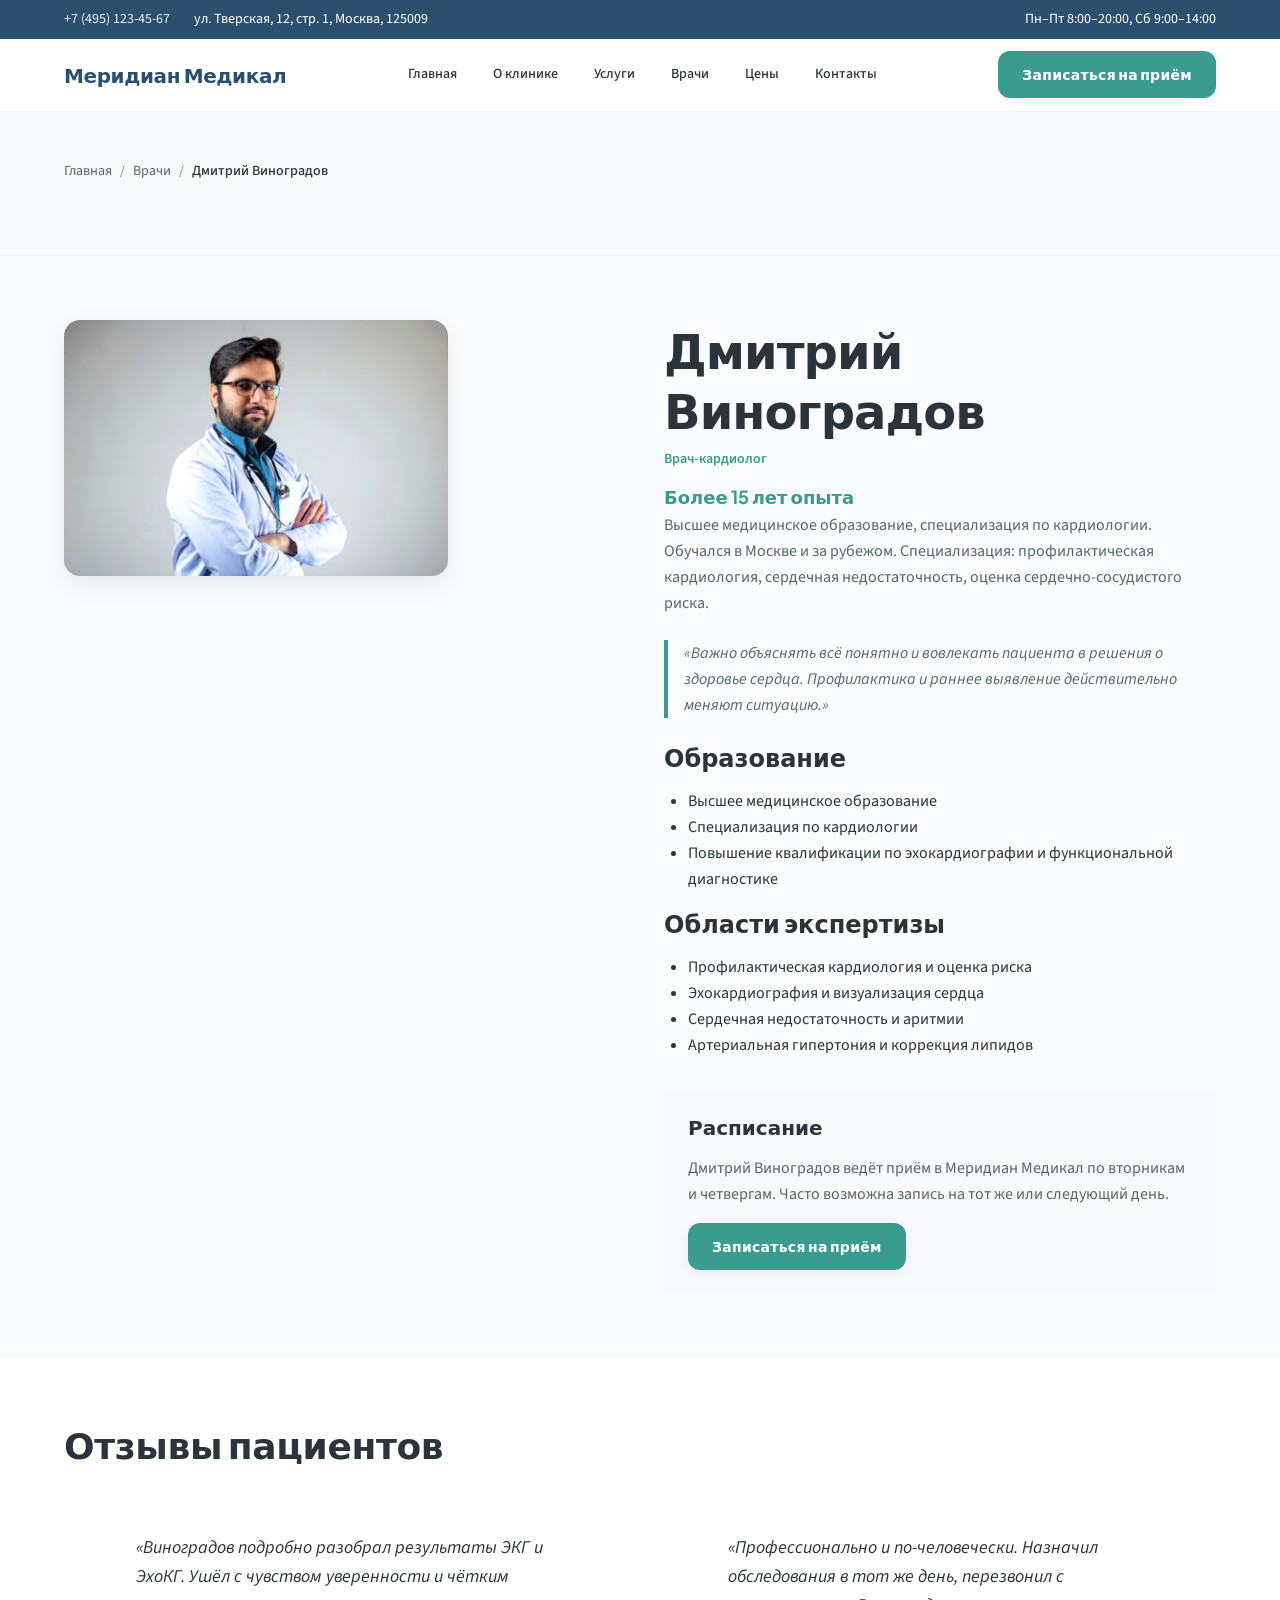
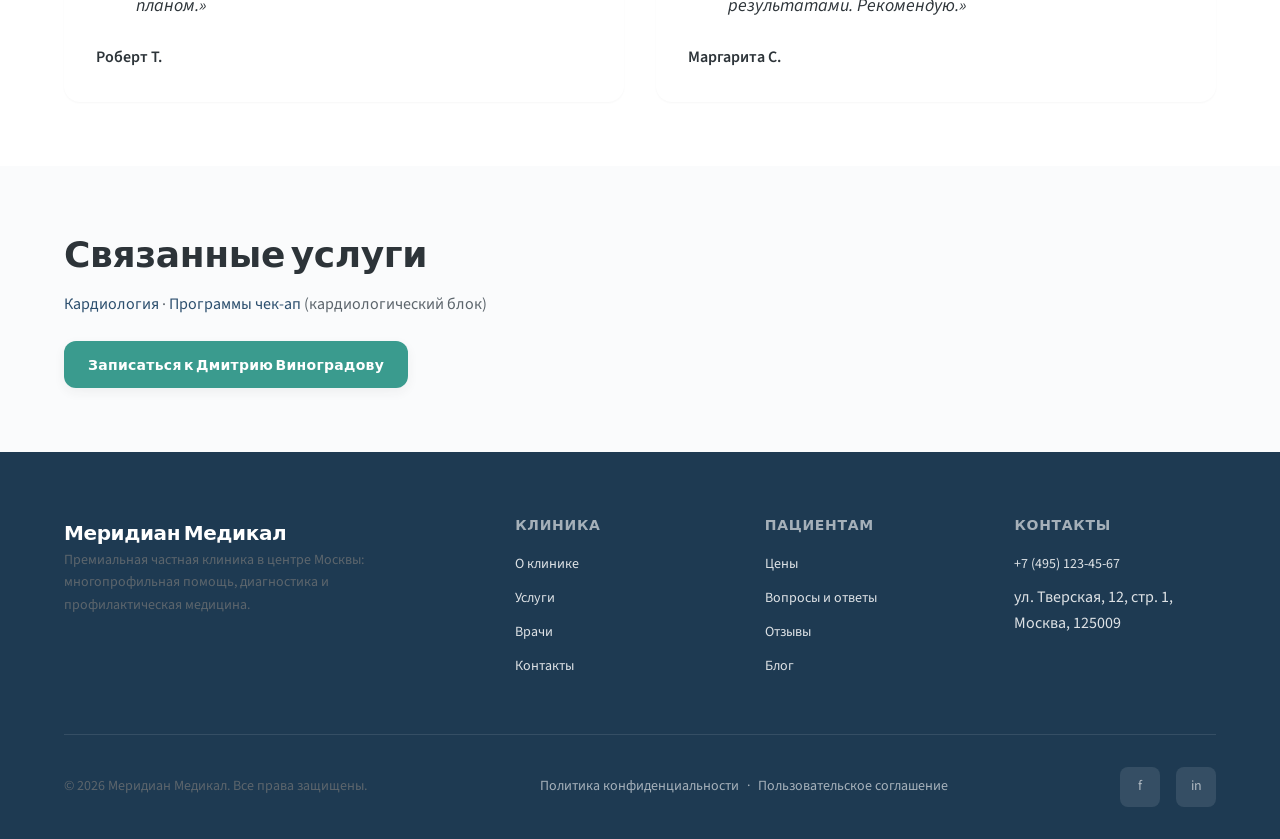
<file: doctor-profile.html>
<!DOCTYPE html>
<html lang="ru">
<head>
  <meta charset="UTF-8">
  <meta name="viewport" content="width=device-width, initial-scale=1.0">
  <meta name="description" content="Дмитрий Виноградов — врач-кардиолог в Меридиан Медикал. Более 15 лет опыта в профилактической и интервенционной кардиологии.">
  <title>Дмитрий Виноградов | Меридиан Медикал</title>
  <link rel="preconnect" href="https://fonts.googleapis.com">
  <link rel="preconnect" href="https://fonts.gstatic.com" crossorigin>
  <link href="https://fonts.googleapis.com/css2?family=Plus+Jakarta+Sans:wght@400;500;600;700&family=Source+Sans+3:wght@400;500;600&display=swap" rel="stylesheet">
  <link rel="stylesheet" href="css/variables.css">
  <link rel="stylesheet" href="css/base.css">
  <link rel="stylesheet" href="css/components.css">
  <link rel="stylesheet" href="css/layout.css">
</head>
<body>
  <a href="#main" class="skip-link">Перейти к основному содержимому</a>
  <div class="topbar">
    <div class="container topbar__inner">
      <div class="topbar__left">
        <span class="topbar__item"><a href="tel:+74951234567">+7 (495) 123-45-67</a></span>
        <span class="topbar__item">ул. Тверская, 12, стр. 1, Москва, 125009</span>
      </div>
      <div class="topbar__right">
        <span class="topbar__item">Пн–Пт 8:00–20:00, Сб 9:00–14:00</span>
      </div>
    </div>
  </div>
  <header class="site-header" id="header">
    <div class="container header-inner">
      <a href="index.html" class="header-logo">Меридиан Медикал</a>
      <nav class="main-nav" aria-label="Основная навигация">
        <ul class="nav-list">
          <li class="nav-item"><a href="index.html" class="nav-link">Главная</a></li>
          <li class="nav-item"><a href="about.html" class="nav-link">О клинике</a></li>
          <li class="nav-item nav-item--dropdown">
            <a href="services.html" class="nav-link">Услуги</a>
            <ul class="nav-dropdown">
              <li><a href="service-cardiology.html">Кардиология</a></li>
              <li><a href="services.html#diagnostics">Диагностика</a></li>
              <li><a href="checkup-packages.html">Программы чек-ап</a></li>
            </ul>
          </li>
          <li class="nav-item"><a href="doctors.html" class="nav-link">Врачи</a></li>
          <li class="nav-item"><a href="pricing.html" class="nav-link">Цены</a></li>
          <li class="nav-item"><a href="contact.html" class="nav-link">Контакты</a></li>
        </ul>
      </nav>
      <a href="contact.html#booking" class="btn btn--primary">Записаться на приём</a>
      <button type="button" class="menu-toggle" aria-label="Открыть меню" aria-expanded="false">
        <svg width="24" height="24" fill="none" stroke="currentColor" stroke-width="2" viewBox="0 0 24 24"><path d="M3 6h18M3 12h18M3 18h18"/></svg>
      </button>
    </div>
  </header>

  <main id="main">
    <section class="page-hero">
      <div class="container">
        <nav class="breadcrumbs" aria-label="Хлебные крошки">
          <a href="index.html">Главная</a>
          <span class="breadcrumbs__sep">/</span>
          <a href="doctors.html">Врачи</a>
          <span class="breadcrumbs__sep">/</span>
          <span class="breadcrumbs__current">Дмитрий Виноградов</span>
        </nav>
      </div>
    </section>

    <section class="section">
      <div class="container">
        <div class="grid-2" style="gap: var(--space-12); align-items: start;">
          <div class="reveal">
            <img src="images/p2.jpg" alt="Дмитрий Виноградов" style="border-radius: var(--radius-xl); box-shadow: var(--shadow-lg); max-width: 24rem;">
          </div>
          <div class="reveal">
            <h1 class="page-hero__title" style="margin-bottom: var(--space-2);">Дмитрий Виноградов</h1>
            <p class="doctor-card__specialty" style="margin-bottom: var(--space-4);">Врач-кардиолог</p>
            <p class="stat__value" style="color: var(--color-accent); font-size: var(--text-lg);">Более 15 лет опыта</p>
            <p>Высшее медицинское образование, специализация по кардиологии. Обучался в Москве и за рубежом. Специализация: профилактическая кардиология, сердечная недостаточность, оценка сердечно-сосудистого риска.</p>
            <blockquote style="margin: var(--space-6) 0; padding-left: var(--space-4); border-left: 4px solid var(--color-accent); font-style: italic; color: var(--color-text-muted);">
              «Важно объяснять всё понятно и вовлекать пациента в решения о здоровье сердца. Профилактика и раннее выявление действительно меняют ситуацию.»
            </blockquote>
            <h3>Образование</h3>
            <ul>
              <li>Высшее медицинское образование</li>
              <li>Специализация по кардиологии</li>
              <li>Повышение квалификации по эхокардиографии и функциональной диагностике</li>
            </ul>
            <h3>Области экспертизы</h3>
            <ul>
              <li>Профилактическая кардиология и оценка риска</li>
              <li>Эхокардиография и визуализация сердца</li>
              <li>Сердечная недостаточность и аритмии</li>
              <li>Артериальная гипертония и коррекция липидов</li>
            </ul>
            <div style="margin-top: var(--space-8); padding: var(--space-6); background: var(--color-bg-warm); border-radius: var(--radius-lg);">
              <h4 style="margin-top: 0;">Расписание</h4>
              <p>Дмитрий Виноградов ведёт приём в Меридиан Медикал по вторникам и четвергам. Часто возможна запись на тот же или следующий день.</p>
              <a href="contact.html#booking" class="btn btn--primary">Записаться на приём</a>
            </div>
          </div>
        </div>
      </div>
    </section>

    <section class="section section--alt">
      <div class="container">
        <h2 class="section-title">Отзывы пациентов</h2>
        <div class="grid-2">
          <div class="card testimonial-card reveal">
            <blockquote class="testimonial-card__quote">«Виноградов подробно разобрал результаты ЭКГ и ЭхоКГ. Ушёл с чувством уверенности и чётким планом.»</blockquote>
            <p class="testimonial-card__author">Роберт Т.</p>
          </div>
          <div class="card testimonial-card reveal">
            <blockquote class="testimonial-card__quote">«Профессионально и по-человечески. Назначил обследования в тот же день, перезвонил с результатами. Рекомендую.»</blockquote>
            <p class="testimonial-card__author">Маргарита С.</p>
          </div>
        </div>
      </div>
    </section>

    <section class="section">
      <div class="container">
        <h2 class="section-title">Связанные услуги</h2>
        <p><a href="service-cardiology.html">Кардиология</a> · <a href="checkup-packages.html">Программы чек-ап</a> (кардиологический блок)</p>
        <p style="margin-top: var(--space-6);"><a href="contact.html#booking" class="btn btn--primary">Записаться к Дмитрию Виноградову</a></p>
      </div>
    </section>
  </main>

  <footer class="site-footer">
    <div class="container">
      <div class="footer-grid">
        <div class="footer-brand">
          <a href="index.html" class="header-logo">Меридиан Медикал</a>
          <p class="footer-desc">Премиальная частная клиника в центре Москвы: многопрофильная помощь, диагностика и профилактическая медицина.</p>
        </div>
        <div class="footer-nav"><h4>Клиника</h4><ul><li><a href="about.html">О клинике</a></li><li><a href="services.html">Услуги</a></li><li><a href="doctors.html">Врачи</a></li><li><a href="contact.html">Контакты</a></li></ul></div>
        <div class="footer-nav"><h4>Пациентам</h4><ul><li><a href="pricing.html">Цены</a></li><li><a href="faq.html">Вопросы и ответы</a></li><li><a href="reviews.html">Отзывы</a></li><li><a href="blog.html">Блог</a></li></ul></div>
        <div class="footer-nav"><h4>Контакты</h4><ul><li><a href="tel:+74951234567">+7 (495) 123-45-67</a></li><li>ул. Тверская, 12, стр. 1, Москва, 125009</li></ul></div>
      </div>
      <div class="footer-bottom">
        <p style="margin: 0;">© 2026 Меридиан Медикал. Все права защищены.</p>
        <div><a href="#">Политика конфиденциальности</a><span style="margin: 0 var(--space-2);">·</span><a href="#">Пользовательское соглашение</a></div>
        <div class="footer-social"><a href="#" aria-label="Facebook">f</a><a href="#" aria-label="LinkedIn">in</a></div>
      </div>
    </div>
  </footer>
  <script src="js/main.js"></script>
</body>
</html>
</file>
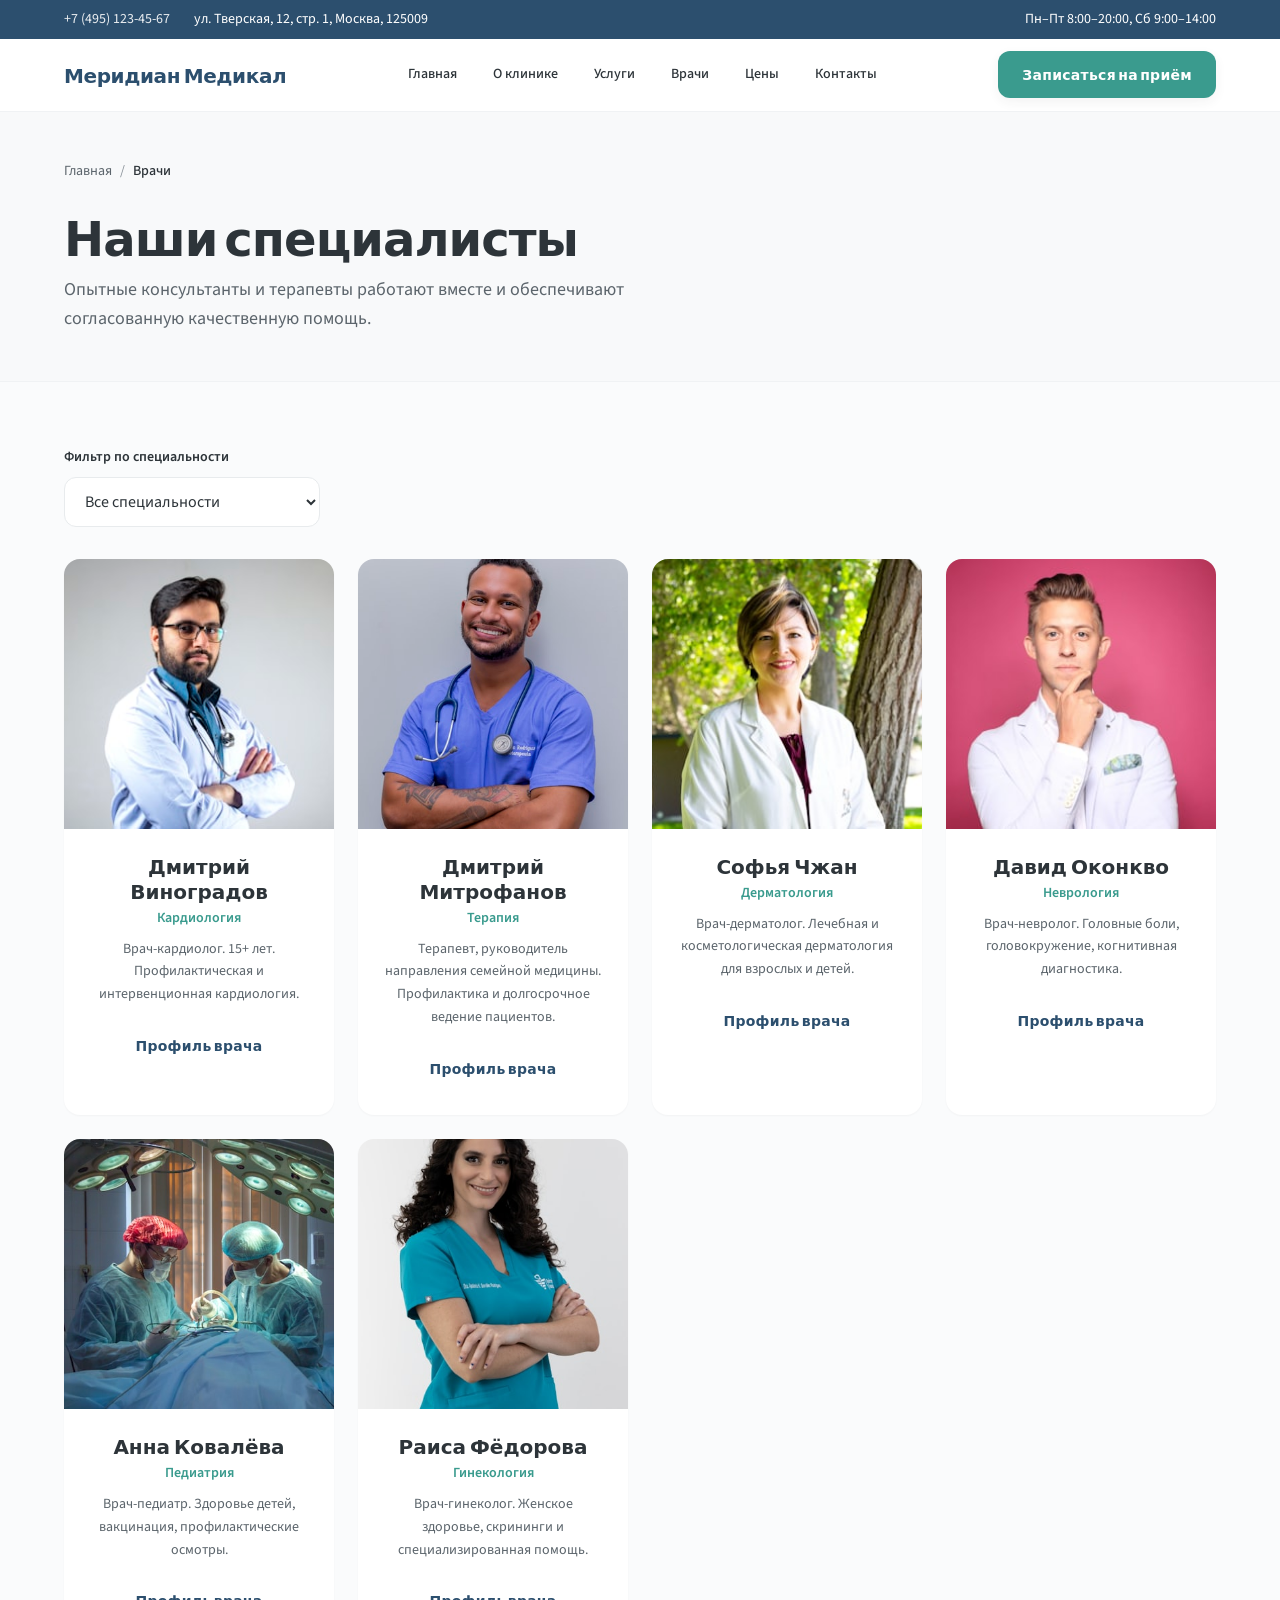
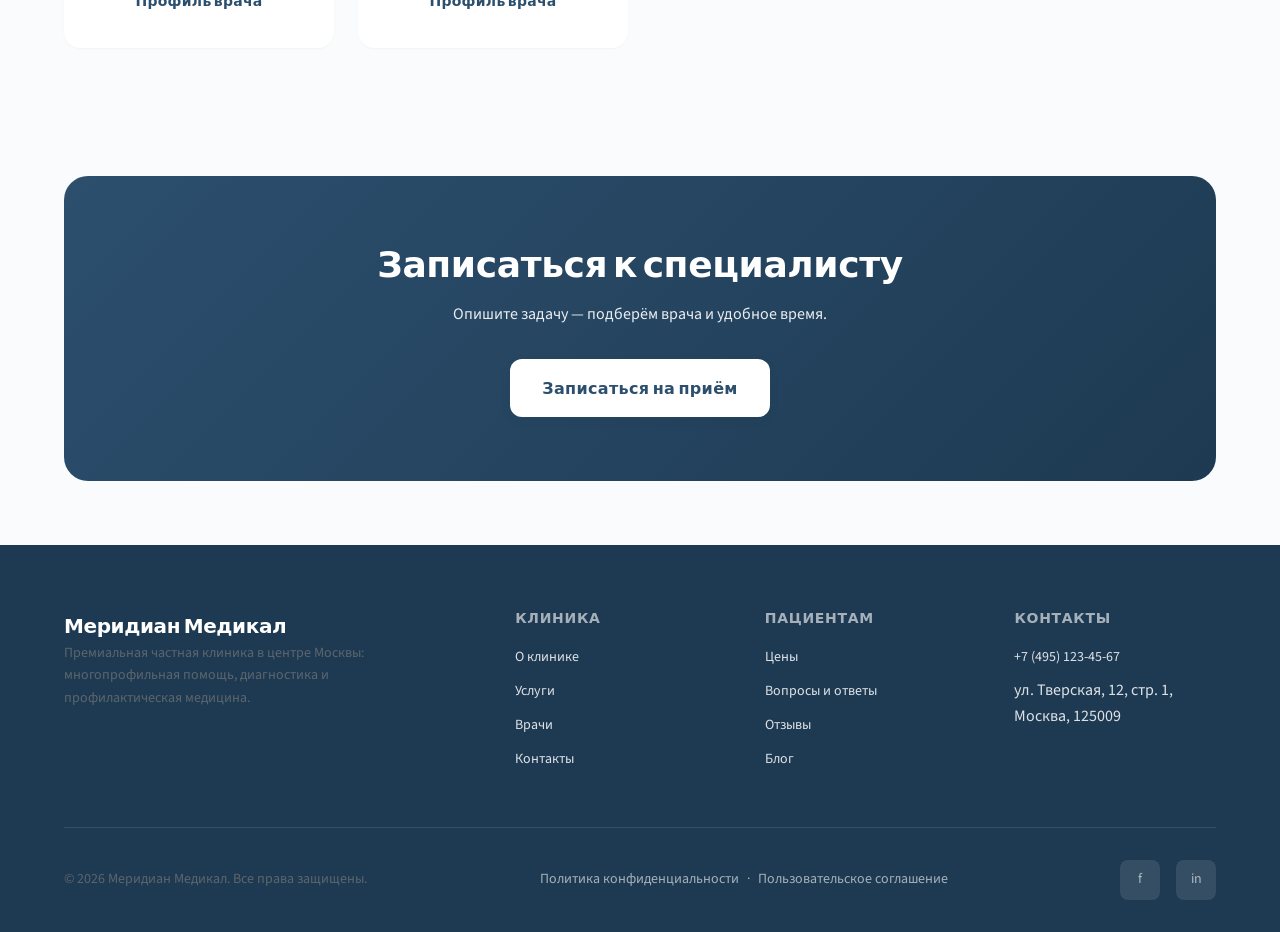
<file: doctors.html>
<!DOCTYPE html>
<html lang="ru">
<head>
  <meta charset="UTF-8">
  <meta name="viewport" content="width=device-width, initial-scale=1.0">
  <meta name="description" content="Наши специалисты в Меридиан Медикал. Опытные врачи: кардиология, терапия, дерматология, неврология и другие направления.">
  <title>Наши врачи | Меридиан Медикал</title>
  <link rel="preconnect" href="https://fonts.googleapis.com">
  <link rel="preconnect" href="https://fonts.gstatic.com" crossorigin>
  <link href="https://fonts.googleapis.com/css2?family=Plus+Jakarta+Sans:wght@400;500;600;700&family=Source+Sans+3:wght@400;500;600&display=swap" rel="stylesheet">
  <link rel="stylesheet" href="css/variables.css">
  <link rel="stylesheet" href="css/base.css">
  <link rel="stylesheet" href="css/components.css">
  <link rel="stylesheet" href="css/layout.css">
</head>
<body>
  <a href="#main" class="skip-link">Перейти к основному содержимому</a>
  <div class="topbar">
    <div class="container topbar__inner">
      <div class="topbar__left">
        <span class="topbar__item"><a href="tel:+74951234567">+7 (495) 123-45-67</a></span>
        <span class="topbar__item">ул. Тверская, 12, стр. 1, Москва, 125009</span>
      </div>
      <div class="topbar__right">
        <span class="topbar__item">Пн–Пт 8:00–20:00, Сб 9:00–14:00</span>
      </div>
    </div>
  </div>
  <header class="site-header" id="header">
    <div class="container header-inner">
      <a href="index.html" class="header-logo">Меридиан Медикал</a>
      <nav class="main-nav" aria-label="Основная навигация">
        <ul class="nav-list">
          <li class="nav-item"><a href="index.html" class="nav-link">Главная</a></li>
          <li class="nav-item"><a href="about.html" class="nav-link">О клинике</a></li>
          <li class="nav-item nav-item--dropdown">
            <a href="services.html" class="nav-link">Услуги</a>
            <ul class="nav-dropdown">
              <li><a href="service-cardiology.html">Кардиология</a></li>
              <li><a href="services.html#diagnostics">Диагностика</a></li>
              <li><a href="checkup-packages.html">Программы чек-ап</a></li>
            </ul>
          </li>
          <li class="nav-item"><a href="doctors.html" class="nav-link">Врачи</a></li>
          <li class="nav-item"><a href="pricing.html" class="nav-link">Цены</a></li>
          <li class="nav-item"><a href="contact.html" class="nav-link">Контакты</a></li>
        </ul>
      </nav>
      <a href="contact.html#booking" class="btn btn--primary">Записаться на приём</a>
      <button type="button" class="menu-toggle" aria-label="Открыть меню" aria-expanded="false">
        <svg width="24" height="24" fill="none" stroke="currentColor" stroke-width="2" viewBox="0 0 24 24"><path d="M3 6h18M3 12h18M3 18h18"/></svg>
      </button>
    </div>
  </header>

  <main id="main">
    <section class="page-hero">
      <div class="container">
        <nav class="breadcrumbs" aria-label="Хлебные крошки">
          <a href="index.html">Главная</a>
          <span class="breadcrumbs__sep">/</span>
          <span class="breadcrumbs__current">Врачи</span>
        </nav>
        <h1 class="page-hero__title">Наши специалисты</h1>
        <p class="section-desc" style="margin-bottom: 0; max-width: 36rem;">Опытные консультанты и терапевты работают вместе и обеспечивают согласованную качественную помощь.</p>
      </div>
    </section>

    <section class="section">
      <div class="container">
        <div class="reveal" style="margin-bottom: var(--space-8);">
          <label for="specialty-filter" class="form-label">Фильтр по специальности</label>
          <select id="specialty-filter" class="form-select" style="max-width: 16rem;">
            <option value="">Все специальности</option>
            <option value="cardiology">Кардиология</option>
            <option value="gp">Терапия</option>
            <option value="dermatology">Дерматология</option>
            <option value="neurology">Неврология</option>
            <option value="paediatrics">Педиатрия</option>
            <option value="gynaecology">Гинекология</option>
          </select>
        </div>
        <div class="grid-4">
          <article class="card doctor-card reveal" data-specialty="cardiology">
            <div class="card__media">
              <img src="images/p2.jpg" alt="Дмитрий Виноградов">
            </div>
            <div class="card__body">
              <h3 class="doctor-card__name">Дмитрий Виноградов</h3>
              <p class="doctor-card__specialty">Кардиология</p>
              <p class="doctor-card__bio">Врач-кардиолог. 15+ лет. Профилактическая и интервенционная кардиология.</p>
              <a href="doctor-profile.html" class="btn btn--ghost">Профиль врача</a>
            </div>
          </article>
          <article class="card doctor-card reveal" data-specialty="gp">
            <div class="card__media">
              <img src="images/p3.jpg" alt="Дмитрий Митрофанов">
            </div>
            <div class="card__body">
              <h3 class="doctor-card__name">Дмитрий Митрофанов</h3>
              <p class="doctor-card__specialty">Терапия</p>
              <p class="doctor-card__bio">Терапевт, руководитель направления семейной медицины. Профилактика и долгосрочное ведение пациентов.</p>
              <a href="doctor-profile.html" class="btn btn--ghost">Профиль врача</a>
            </div>
          </article>
          <article class="card doctor-card reveal" data-specialty="dermatology">
            <div class="card__media">
              <img src="images/p4.jpg" alt="Софья Чжан">
            </div>
            <div class="card__body">
              <h3 class="doctor-card__name">Софья Чжан</h3>
              <p class="doctor-card__specialty">Дерматология</p>
              <p class="doctor-card__bio">Врач-дерматолог. Лечебная и косметологическая дерматология для взрослых и детей.</p>
              <a href="doctor-profile.html" class="btn btn--ghost">Профиль врача</a>
            </div>
          </article>
          <article class="card doctor-card reveal" data-specialty="neurology">
            <div class="card__media">
              <img src="images/p5.jpg" alt="Давид Оконкво">
            </div>
            <div class="card__body">
              <h3 class="doctor-card__name">Давид Оконкво</h3>
              <p class="doctor-card__specialty">Неврология</p>
              <p class="doctor-card__bio">Врач-невролог. Головные боли, головокружение, когнитивная диагностика.</p>
              <a href="doctor-profile.html" class="btn btn--ghost">Профиль врача</a>
            </div>
          </article>
          <article class="card doctor-card reveal" data-specialty="paediatrics">
            <div class="card__media">
              <img src="images/p13.jpg" alt="Анна Ковалёва">
            </div>
            <div class="card__body">
              <h3 class="doctor-card__name">Анна Ковалёва</h3>
              <p class="doctor-card__specialty">Педиатрия</p>
              <p class="doctor-card__bio">Врач-педиатр. Здоровье детей, вакцинация, профилактические осмотры.</p>
              <a href="doctor-profile.html" class="btn btn--ghost">Профиль врача</a>
            </div>
          </article>
          <article class="card doctor-card reveal" data-specialty="gynaecology">
            <div class="card__media">
              <img src="images/p14.jpg" alt="Раиса Фёдорова">
            </div>
            <div class="card__body">
              <h3 class="doctor-card__name">Раиса Фёдорова</h3>
              <p class="doctor-card__specialty">Гинекология</p>
              <p class="doctor-card__bio">Врач-гинеколог. Женское здоровье, скрининги и специализированная помощь.</p>
              <a href="doctor-profile.html" class="btn btn--ghost">Профиль врача</a>
            </div>
          </article>
        </div>
      </div>
    </section>

    <section class="section">
      <div class="container">
        <div class="cta-block reveal">
          <h2 class="cta-block__title">Записаться к специалисту</h2>
          <p class="cta-block__desc">Опишите задачу — подберём врача и удобное время.</p>
          <a href="contact.html#booking" class="btn btn--primary btn--lg">Записаться на приём</a>
        </div>
      </div>
    </section>
  </main>

  <footer class="site-footer">
    <div class="container">
      <div class="footer-grid">
        <div class="footer-brand">
          <a href="index.html" class="header-logo">Меридиан Медикал</a>
          <p class="footer-desc">Премиальная частная клиника в центре Москвы: многопрофильная помощь, диагностика и профилактическая медицина.</p>
        </div>
        <div class="footer-nav"><h4>Клиника</h4><ul><li><a href="about.html">О клинике</a></li><li><a href="services.html">Услуги</a></li><li><a href="doctors.html">Врачи</a></li><li><a href="contact.html">Контакты</a></li></ul></div>
        <div class="footer-nav"><h4>Пациентам</h4><ul><li><a href="pricing.html">Цены</a></li><li><a href="faq.html">Вопросы и ответы</a></li><li><a href="reviews.html">Отзывы</a></li><li><a href="blog.html">Блог</a></li></ul></div>
        <div class="footer-nav"><h4>Контакты</h4><ul><li><a href="tel:+74951234567">+7 (495) 123-45-67</a></li><li>ул. Тверская, 12, стр. 1, Москва, 125009</li></ul></div>
      </div>
      <div class="footer-bottom">
        <p style="margin: 0;">© 2026 Меридиан Медикал. Все права защищены.</p>
        <div><a href="#">Политика конфиденциальности</a><span style="margin: 0 var(--space-2);">·</span><a href="#">Пользовательское соглашение</a></div>
        <div class="footer-social"><a href="#" aria-label="Facebook">f</a><a href="#" aria-label="LinkedIn">in</a></div>
      </div>
    </div>
  </footer>
  <script src="js/main.js"></script>
  <script>
    document.getElementById('specialty-filter')?.addEventListener('change', function() {
      var val = this.value;
      document.querySelectorAll('.doctor-card').forEach(function(card) {
        card.style.display = (!val || card.getAttribute('data-specialty') === val) ? '' : 'none';
      });
    });
  </script>
</body>
</html>
</file>
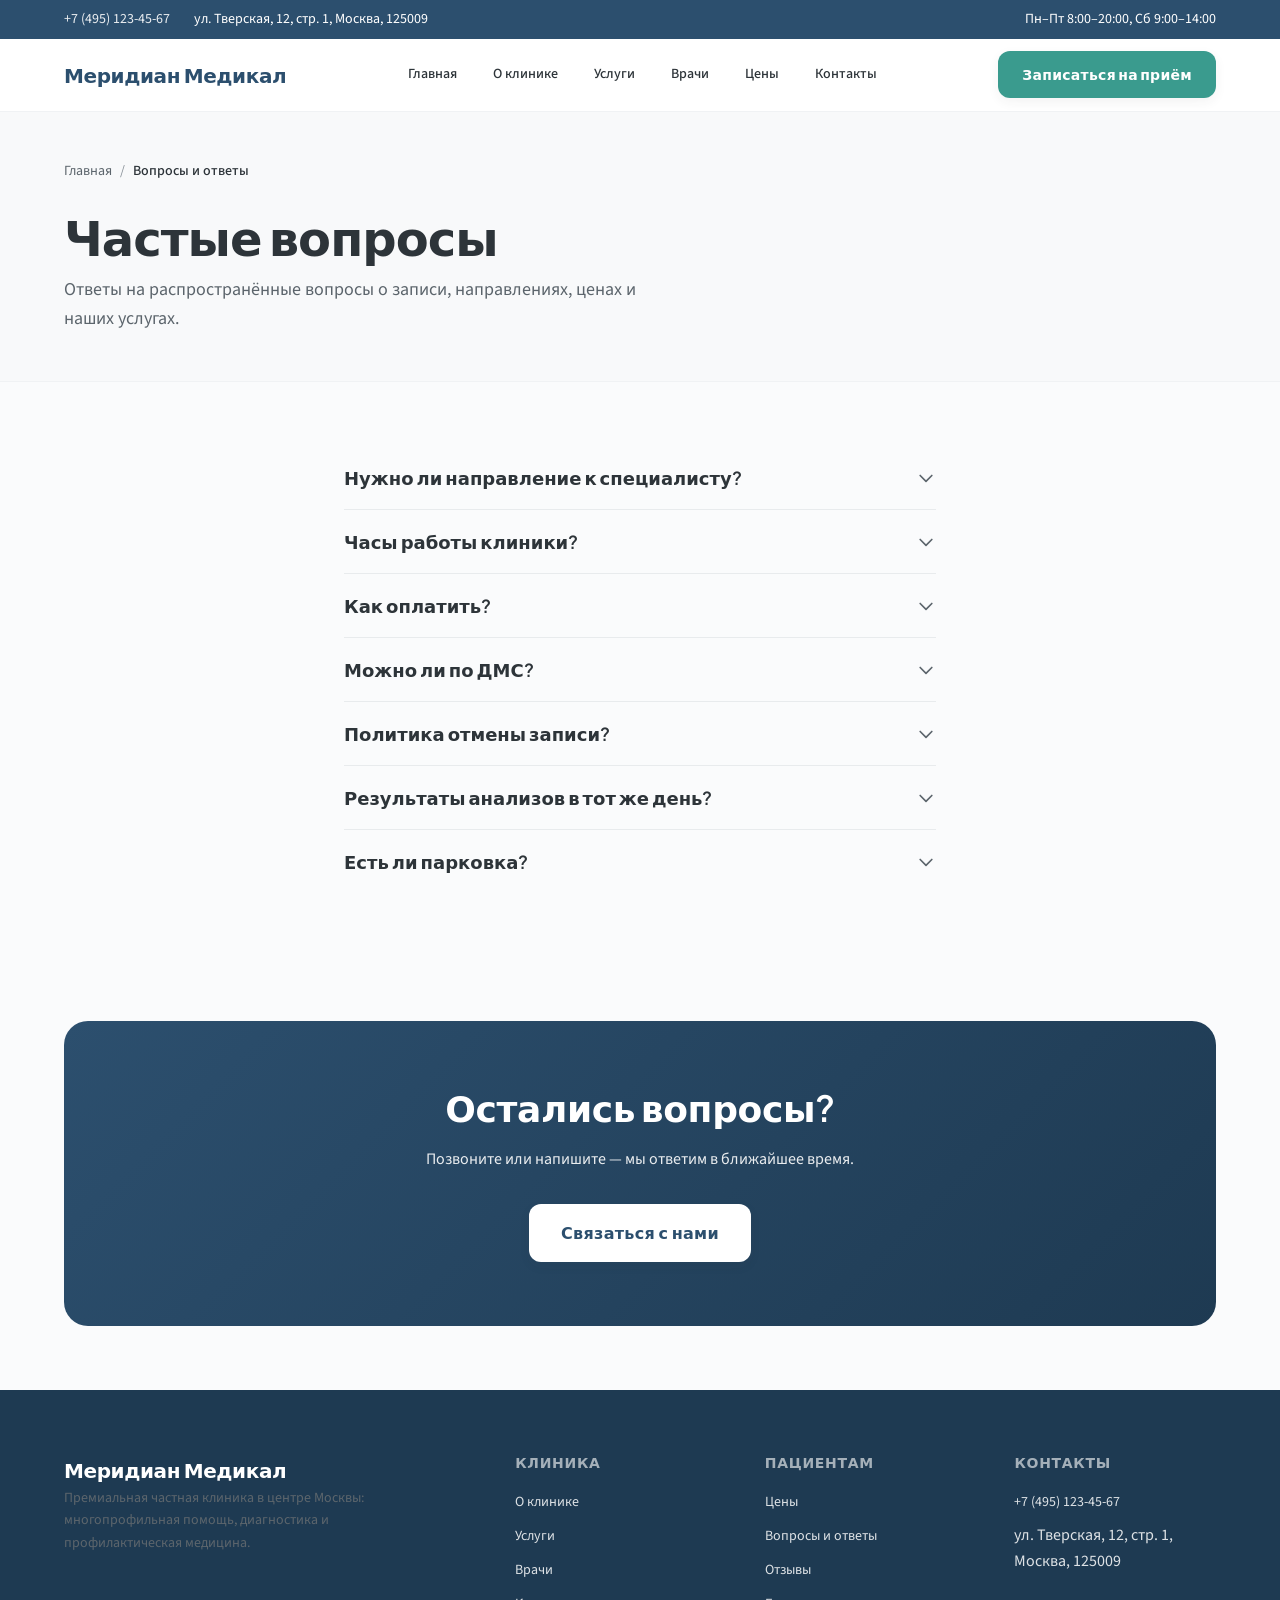
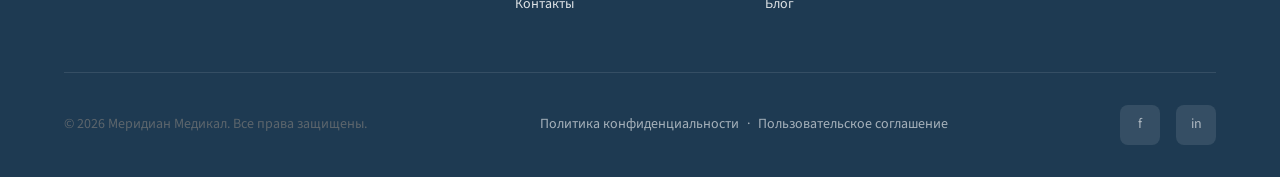
<file: faq.html>
<!DOCTYPE html>
<html lang="ru">
<head>
  <meta charset="UTF-8">
  <meta name="viewport" content="width=device-width, initial-scale=1.0">
  <meta name="description" content="Частые вопросы о Меридиан Медикал: запись, направления, цены, страховка и другое.">
  <title>Вопросы и ответы | Меридиан Медикал</title>
  <link rel="preconnect" href="https://fonts.googleapis.com">
  <link rel="preconnect" href="https://fonts.gstatic.com" crossorigin>
  <link href="https://fonts.googleapis.com/css2?family=Plus+Jakarta+Sans:wght@400;500;600;700&family=Source+Sans+3:wght@400;500;600&display=swap" rel="stylesheet">
  <link rel="stylesheet" href="css/variables.css">
  <link rel="stylesheet" href="css/base.css">
  <link rel="stylesheet" href="css/components.css">
  <link rel="stylesheet" href="css/layout.css">
</head>
<body>
  <a href="#main" class="skip-link">Перейти к основному содержимому</a>
  <div class="topbar">
    <div class="container topbar__inner">
      <div class="topbar__left">
        <span class="topbar__item"><a href="tel:+74951234567">+7 (495) 123-45-67</a></span>
        <span class="topbar__item">ул. Тверская, 12, стр. 1, Москва, 125009</span>
      </div>
      <div class="topbar__right">
        <span class="topbar__item">Пн–Пт 8:00–20:00, Сб 9:00–14:00</span>
      </div>
    </div>
  </div>
  <header class="site-header" id="header">
    <div class="container header-inner">
      <a href="index.html" class="header-logo">Меридиан Медикал</a>
      <nav class="main-nav" aria-label="Основная навигация">
        <ul class="nav-list">
          <li class="nav-item"><a href="index.html" class="nav-link">Главная</a></li>
          <li class="nav-item"><a href="about.html" class="nav-link">О клинике</a></li>
          <li class="nav-item nav-item--dropdown">
            <a href="services.html" class="nav-link">Услуги</a>
            <ul class="nav-dropdown">
              <li><a href="service-cardiology.html">Кардиология</a></li>
              <li><a href="services.html#diagnostics">Диагностика</a></li>
              <li><a href="checkup-packages.html">Программы чек-ап</a></li>
            </ul>
          </li>
          <li class="nav-item"><a href="doctors.html" class="nav-link">Врачи</a></li>
          <li class="nav-item"><a href="pricing.html" class="nav-link">Цены</a></li>
          <li class="nav-item"><a href="contact.html" class="nav-link">Контакты</a></li>
        </ul>
      </nav>
      <a href="contact.html#booking" class="btn btn--primary">Записаться на приём</a>
      <button type="button" class="menu-toggle" aria-label="Открыть меню" aria-expanded="false">
        <svg width="24" height="24" fill="none" stroke="currentColor" stroke-width="2" viewBox="0 0 24 24"><path d="M3 6h18M3 12h18M3 18h18"/></svg>
      </button>
    </div>
  </header>

  <main id="main">
    <section class="page-hero">
      <div class="container">
        <nav class="breadcrumbs" aria-label="Хлебные крошки">
          <a href="index.html">Главная</a>
          <span class="breadcrumbs__sep">/</span>
          <span class="breadcrumbs__current">Вопросы и ответы</span>
        </nav>
        <h1 class="page-hero__title">Частые вопросы</h1>
        <p class="section-desc" style="margin-bottom: 0; max-width: 36rem;">Ответы на распространённые вопросы о записи, направлениях, ценах и наших услугах.</p>
      </div>
    </section>

    <section class="section">
      <div class="container" style="max-width: 40rem;">
        <div class="faq-item reveal">
          <button type="button" class="faq-trigger">Нужно ли направление к специалисту?</button>
          <div class="faq-content">
            <div class="faq-content__inner">Нет. Записаться к нам можно напрямую по большинству специальностей. Для оплаты по ДМС страховой компании может потребоваться направление от терапевта — подскажем при обращении.</div>
          </div>
        </div>
        <div class="faq-item reveal">
          <button type="button" class="faq-trigger">Часы работы клиники?</button>
          <div class="faq-content">
            <div class="faq-content__inner">Мы работаем понедельник–пятница 8:00–20:00 и суббота 9:00–14:00. Запись на тот же или следующий день часто возможна.</div>
          </div>
        </div>
        <div class="faq-item reveal">
          <button type="button" class="faq-trigger">Как оплатить?</button>
          <div class="faq-content">
            <div class="faq-content__inner">Оплата в день визита или после. Принимаем карты, выдаём счета для самоплатежа или ДМС. При оплате по страховке возьмите полис и при необходимости форму авторизации от страховой.</div>
          </div>
        </div>
        <div class="faq-item reveal">
          <button type="button" class="faq-trigger">Можно ли по ДМС?</button>
          <div class="faq-content">
            <div class="faq-content__inner">Мы работаем со многими страховыми компаниями. Уточните условия по вашему полису и возьмите номер полиса и предварительную авторизацию при записи. Выдаём детальные счета для возмещения.</div>
          </div>
        </div>
        <div class="faq-item reveal">
          <button type="button" class="faq-trigger">Политика отмены записи?</button>
          <div class="faq-content">
            <div class="faq-content__inner">Просим отменять или переносить визит не позднее чем за 24 часа. При поздней отмене может взиматься плата. Полные условия сообщим при записи.</div>
          </div>
        </div>
        <div class="faq-item reveal">
          <button type="button" class="faq-trigger">Результаты анализов в тот же день?</button>
          <div class="faq-content">
            <div class="faq-content__inner">Многие анализы крови и ЭКГ выполняются в клинике с результатами в тот же или следующий день. Врач скажет, когда ждать результаты и как они будут переданы (повторный приём или звонок).</div>
          </div>
        </div>
        <div class="faq-item reveal">
          <button type="button" class="faq-trigger">Есть ли парковка?</button>
          <div class="faq-content">
            <div class="faq-content__inner">Есть платная парковка на улице и рядом. Рядом станции метро Тверская, Пушкинская, Чеховская. Можем подсказать маршрут и варианты проезда при записи.</div>
          </div>
        </div>
      </div>
    </section>

    <section class="section">
      <div class="container">
        <div class="cta-block reveal">
          <h2 class="cta-block__title">Остались вопросы?</h2>
          <p class="cta-block__desc">Позвоните или напишите — мы ответим в ближайшее время.</p>
          <a href="contact.html" class="btn btn--primary btn--lg">Связаться с нами</a>
        </div>
      </div>
    </section>
  </main>

  <footer class="site-footer">
    <div class="container">
      <div class="footer-grid">
        <div class="footer-brand">
          <a href="index.html" class="header-logo">Меридиан Медикал</a>
          <p class="footer-desc">Премиальная частная клиника в центре Москвы: многопрофильная помощь, диагностика и профилактическая медицина.</p>
        </div>
        <div class="footer-nav"><h4>Клиника</h4><ul><li><a href="about.html">О клинике</a></li><li><a href="services.html">Услуги</a></li><li><a href="doctors.html">Врачи</a></li><li><a href="contact.html">Контакты</a></li></ul></div>
        <div class="footer-nav"><h4>Пациентам</h4><ul><li><a href="pricing.html">Цены</a></li><li><a href="faq.html">Вопросы и ответы</a></li><li><a href="reviews.html">Отзывы</a></li><li><a href="blog.html">Блог</a></li></ul></div>
        <div class="footer-nav"><h4>Контакты</h4><ul><li><a href="tel:+74951234567">+7 (495) 123-45-67</a></li><li>ул. Тверская, 12, стр. 1, Москва, 125009</li></ul></div>
      </div>
      <div class="footer-bottom">
        <p style="margin: 0;">© 2026 Меридиан Медикал. Все права защищены.</p>
        <div><a href="#">Политика конфиденциальности</a><span style="margin: 0 var(--space-2);">·</span><a href="#">Пользовательское соглашение</a></div>
        <div class="footer-social"><a href="#" aria-label="Facebook">f</a><a href="#" aria-label="LinkedIn">in</a></div>
      </div>
    </div>
  </footer>
  <script src="js/main.js"></script>
</body>
</html>
</file>
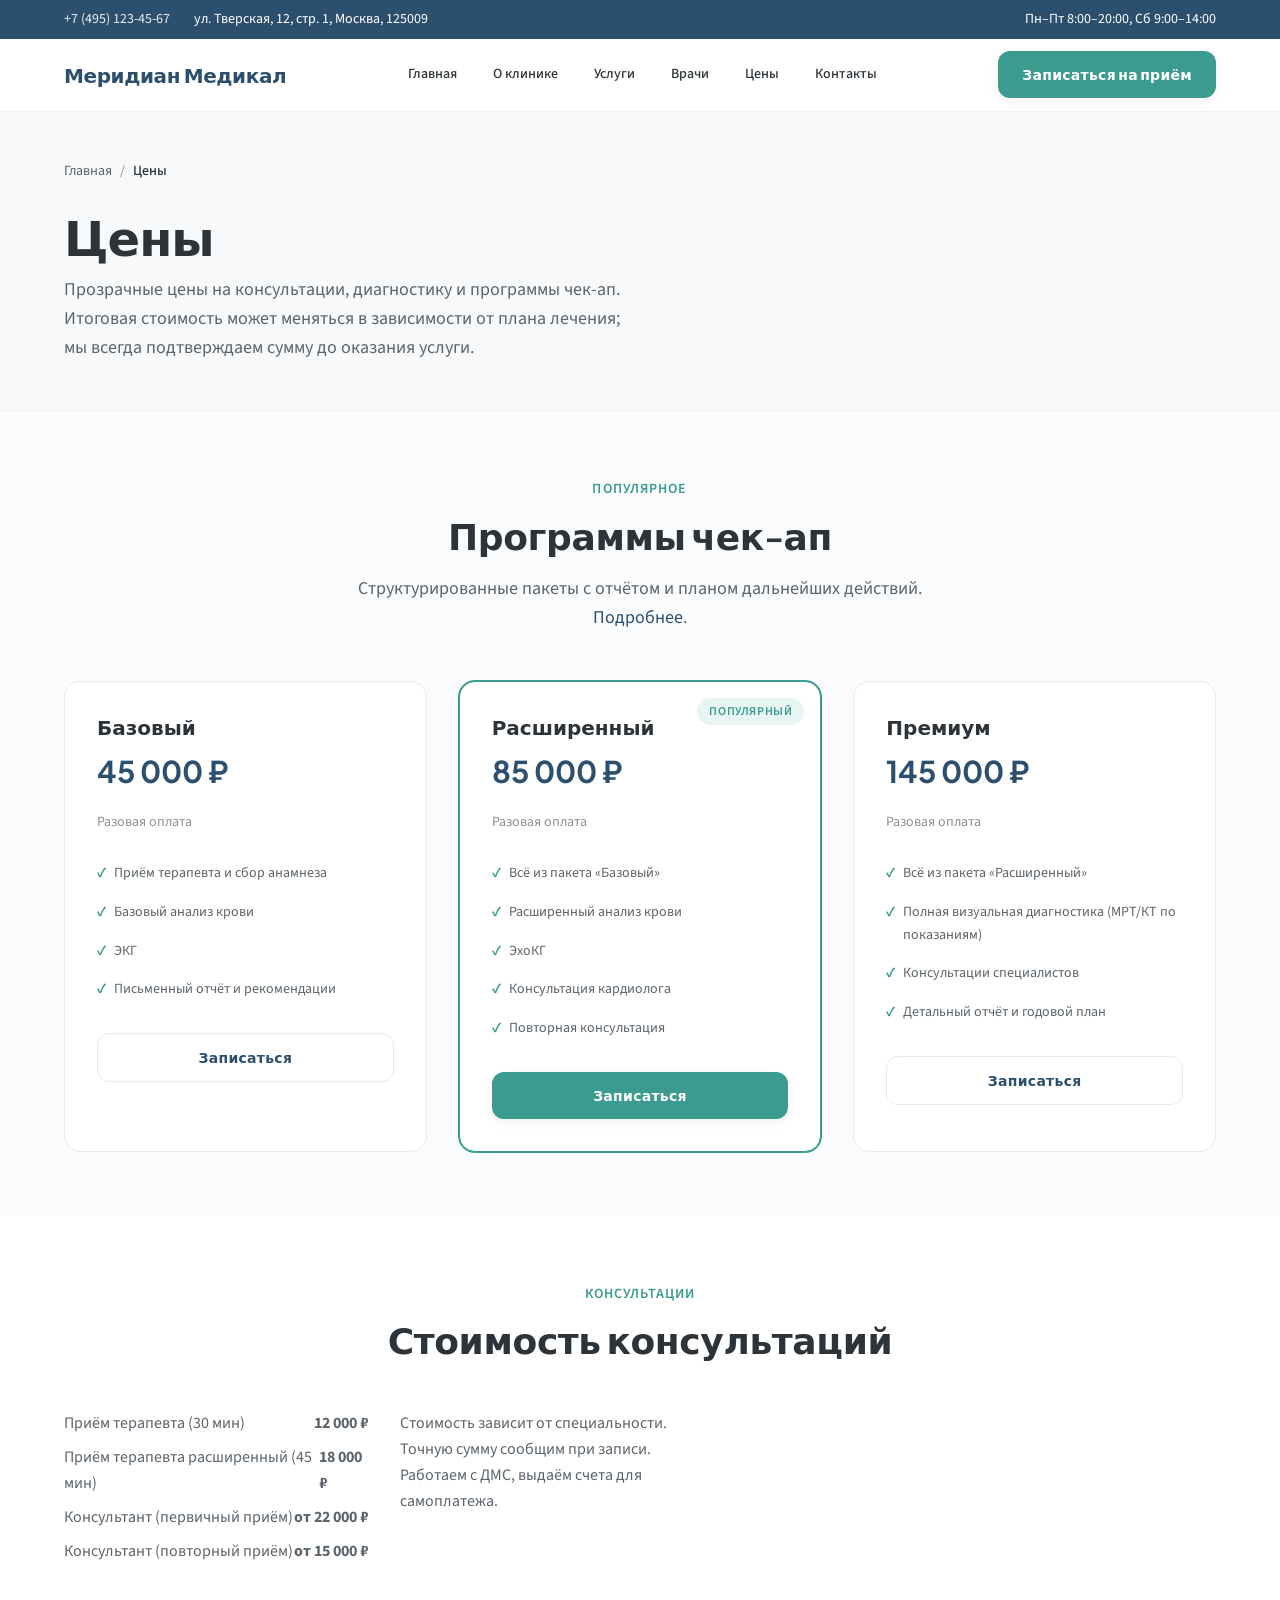
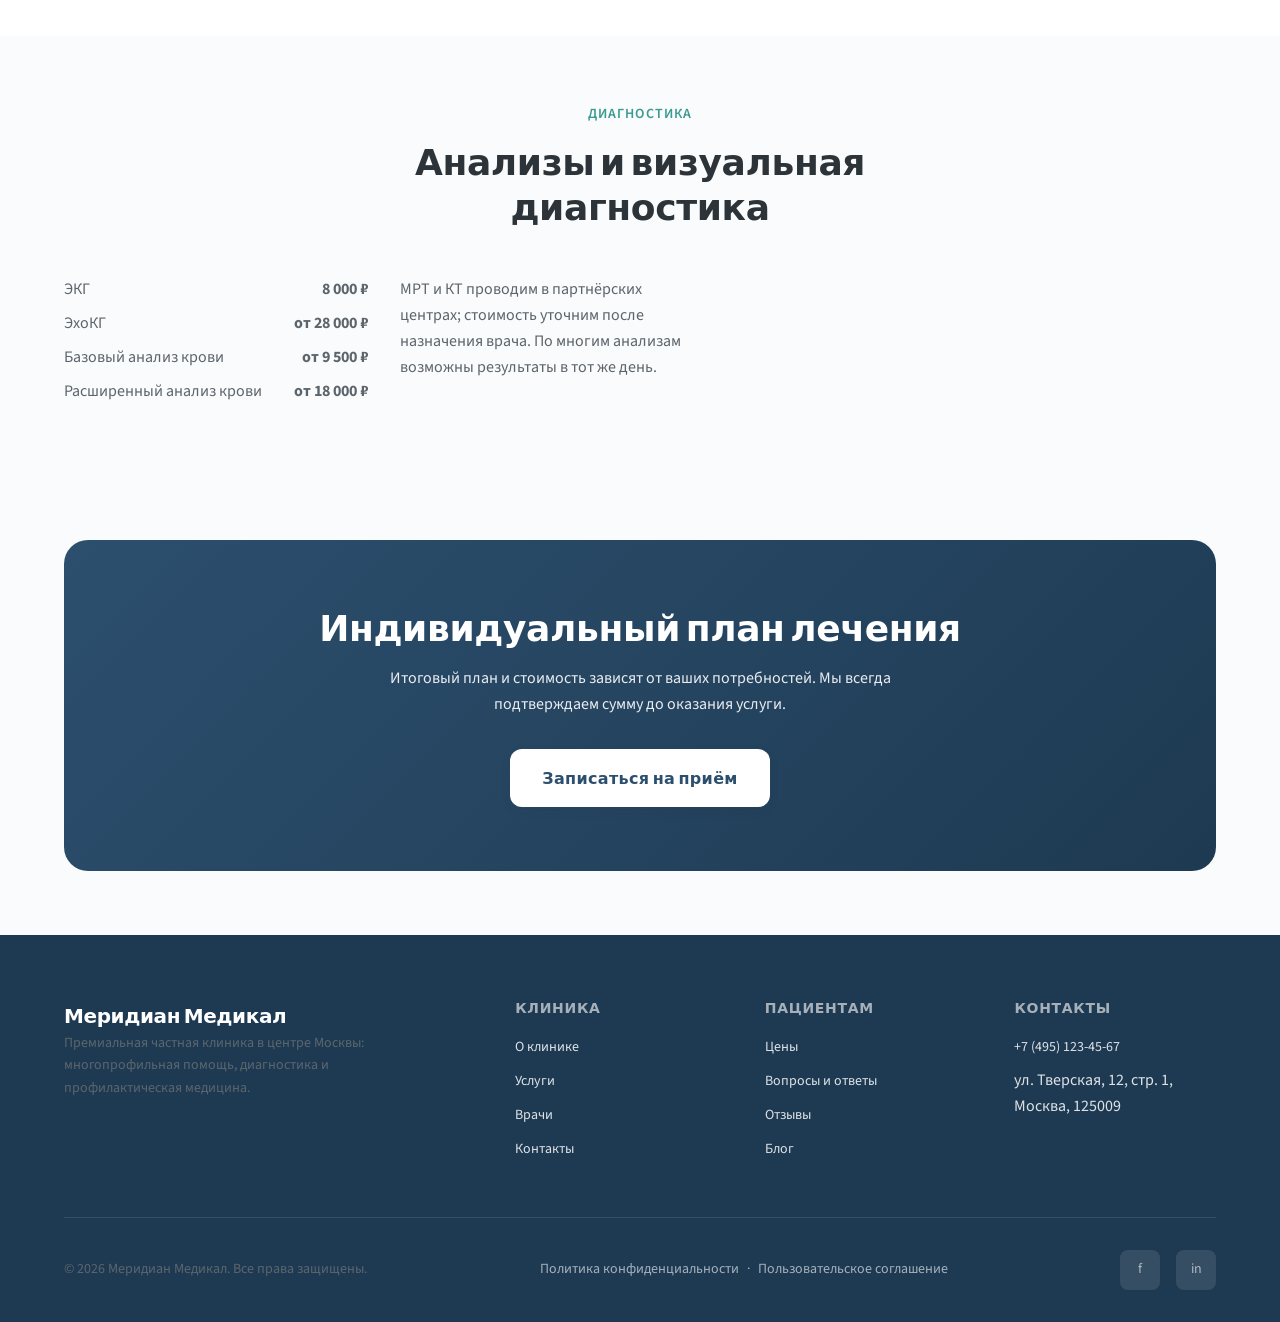
<file: pricing.html>
<!DOCTYPE html>
<html lang="ru">
<head>
  <meta charset="UTF-8">
  <meta name="viewport" content="width=device-width, initial-scale=1.0">
  <meta name="description" content="Прозрачные цены на консультации, диагностику и программы чек-ап в Меридиан Медикал.">
  <title>Цены | Меридиан Медикал</title>
  <link rel="preconnect" href="https://fonts.googleapis.com">
  <link rel="preconnect" href="https://fonts.gstatic.com" crossorigin>
  <link href="https://fonts.googleapis.com/css2?family=Plus+Jakarta+Sans:wght@400;500;600;700&family=Source+Sans+3:wght@400;500;600&display=swap" rel="stylesheet">
  <link rel="stylesheet" href="css/variables.css">
  <link rel="stylesheet" href="css/base.css">
  <link rel="stylesheet" href="css/components.css">
  <link rel="stylesheet" href="css/layout.css">
</head>
<body>
  <a href="#main" class="skip-link">Перейти к основному содержимому</a>
  <div class="topbar">
    <div class="container topbar__inner">
      <div class="topbar__left">
        <span class="topbar__item"><a href="tel:+74951234567">+7 (495) 123-45-67</a></span>
        <span class="topbar__item">ул. Тверская, 12, стр. 1, Москва, 125009</span>
      </div>
      <div class="topbar__right">
        <span class="topbar__item">Пн–Пт 8:00–20:00, Сб 9:00–14:00</span>
      </div>
    </div>
  </div>
  <header class="site-header" id="header">
    <div class="container header-inner">
      <a href="index.html" class="header-logo">Меридиан Медикал</a>
      <nav class="main-nav" aria-label="Основная навигация">
        <ul class="nav-list">
          <li class="nav-item"><a href="index.html" class="nav-link">Главная</a></li>
          <li class="nav-item"><a href="about.html" class="nav-link">О клинике</a></li>
          <li class="nav-item nav-item--dropdown">
            <a href="services.html" class="nav-link">Услуги</a>
            <ul class="nav-dropdown">
              <li><a href="service-cardiology.html">Кардиология</a></li>
              <li><a href="services.html#diagnostics">Диагностика</a></li>
              <li><a href="checkup-packages.html">Программы чек-ап</a></li>
            </ul>
          </li>
          <li class="nav-item"><a href="doctors.html" class="nav-link">Врачи</a></li>
          <li class="nav-item"><a href="pricing.html" class="nav-link">Цены</a></li>
          <li class="nav-item"><a href="contact.html" class="nav-link">Контакты</a></li>
        </ul>
      </nav>
      <a href="contact.html#booking" class="btn btn--primary">Записаться на приём</a>
      <button type="button" class="menu-toggle" aria-label="Открыть меню" aria-expanded="false">
        <svg width="24" height="24" fill="none" stroke="currentColor" stroke-width="2" viewBox="0 0 24 24"><path d="M3 6h18M3 12h18M3 18h18"/></svg>
      </button>
    </div>
  </header>

  <main id="main">
    <section class="page-hero">
      <div class="container">
        <nav class="breadcrumbs" aria-label="Хлебные крошки">
          <a href="index.html">Главная</a>
          <span class="breadcrumbs__sep">/</span>
          <span class="breadcrumbs__current">Цены</span>
        </nav>
        <h1 class="page-hero__title">Цены</h1>
        <p class="section-desc" style="margin-bottom: 0; max-width: 36rem;">Прозрачные цены на консультации, диагностику и программы чек-ап. Итоговая стоимость может меняться в зависимости от плана лечения; мы всегда подтверждаем сумму до оказания услуги.</p>
      </div>
    </section>

    <section class="section">
      <div class="container">
        <header class="section-header reveal">
          <span class="section-label">Популярное</span>
          <h2 class="section-title">Программы чек-ап</h2>
          <p class="section-desc">Структурированные пакеты с отчётом и планом дальнейших действий. <a href="checkup-packages.html">Подробнее</a>.</p>
        </header>
        <div class="grid-3">
          <div class="pricing-card reveal">
            <h3 class="pricing-card__name">Базовый</h3>
            <p class="pricing-card__price">45 000 ₽</p>
            <p class="pricing-card__price-note">Разовая оплата</p>
            <ul class="pricing-card__features">
              <li>Приём терапевта и сбор анамнеза</li>
              <li>Базовый анализ крови</li>
              <li>ЭКГ</li>
              <li>Письменный отчёт и рекомендации</li>
            </ul>
            <a href="contact.html#booking" class="btn btn--secondary" style="width: 100%;">Записаться</a>
          </div>
          <div class="pricing-card pricing-card--featured reveal">
            <span class="badge" style="position: absolute; top: var(--space-4); right: var(--space-4);">Популярный</span>
            <h3 class="pricing-card__name">Расширенный</h3>
            <p class="pricing-card__price">85 000 ₽</p>
            <p class="pricing-card__price-note">Разовая оплата</p>
            <ul class="pricing-card__features">
              <li>Всё из пакета «Базовый»</li>
              <li>Расширенный анализ крови</li>
              <li>ЭхоКГ</li>
              <li>Консультация кардиолога</li>
              <li>Повторная консультация</li>
            </ul>
            <a href="contact.html#booking" class="btn btn--primary" style="width: 100%;">Записаться</a>
          </div>
          <div class="pricing-card reveal">
            <h3 class="pricing-card__name">Премиум</h3>
            <p class="pricing-card__price">145 000 ₽</p>
            <p class="pricing-card__price-note">Разовая оплата</p>
            <ul class="pricing-card__features">
              <li>Всё из пакета «Расширенный»</li>
              <li>Полная визуальная диагностика (МРТ/КТ по показаниям)</li>
              <li>Консультации специалистов</li>
              <li>Детальный отчёт и годовой план</li>
            </ul>
            <a href="contact.html#booking" class="btn btn--secondary" style="width: 100%;">Записаться</a>
          </div>
        </div>
      </div>
    </section>

    <section class="section section--alt">
      <div class="container">
        <header class="section-header reveal">
          <span class="section-label">Консультации</span>
          <h2 class="section-title">Стоимость консультаций</h2>
        </header>
        <div class="grid-2" style="max-width: 40rem;">
          <div class="reveal">
            <p style="display: flex; justify-content: space-between; margin-bottom: var(--space-2);"><span>Приём терапевта (30 мин)</span><strong>12 000 ₽</strong></p>
            <p style="display: flex; justify-content: space-between; margin-bottom: var(--space-2);"><span>Приём терапевта расширенный (45 мин)</span><strong>18 000 ₽</strong></p>
            <p style="display: flex; justify-content: space-between; margin-bottom: var(--space-2);"><span>Консультант (первичный приём)</span><strong>от 22 000 ₽</strong></p>
            <p style="display: flex; justify-content: space-between; margin-bottom: var(--space-2);"><span>Консультант (повторный приём)</span><strong>от 15 000 ₽</strong></p>
          </div>
          <div class="reveal">
            <p style="margin: 0;">Стоимость зависит от специальности. Точную сумму сообщим при записи. Работаем с ДМС, выдаём счета для самоплатежа.</p>
          </div>
        </div>
      </div>
    </section>

    <section class="section" id="lab">
      <div class="container">
        <header class="section-header reveal">
          <span class="section-label">Диагностика</span>
          <h2 class="section-title">Анализы и визуальная диагностика</h2>
        </header>
        <div class="grid-2" style="max-width: 40rem;">
          <div class="reveal">
            <p style="display: flex; justify-content: space-between; margin-bottom: var(--space-2);"><span>ЭКГ</span><strong>8 000 ₽</strong></p>
            <p style="display: flex; justify-content: space-between; margin-bottom: var(--space-2);"><span>ЭхоКГ</span><strong>от 28 000 ₽</strong></p>
            <p style="display: flex; justify-content: space-between; margin-bottom: var(--space-2);"><span>Базовый анализ крови</span><strong>от 9 500 ₽</strong></p>
            <p style="display: flex; justify-content: space-between; margin-bottom: var(--space-2);"><span>Расширенный анализ крови</span><strong>от 18 000 ₽</strong></p>
          </div>
          <div class="reveal">
            <p style="margin: 0;">МРТ и КТ проводим в партнёрских центрах; стоимость уточним после назначения врача. По многим анализам возможны результаты в тот же день.</p>
          </div>
        </div>
      </div>
    </section>

    <section class="section">
      <div class="container">
        <div class="cta-block reveal">
          <h2 class="cta-block__title">Индивидуальный план лечения</h2>
          <p class="cta-block__desc">Итоговый план и стоимость зависят от ваших потребностей. Мы всегда подтверждаем сумму до оказания услуги.</p>
          <a href="contact.html#booking" class="btn btn--primary btn--lg">Записаться на приём</a>
        </div>
      </div>
    </section>
  </main>

  <footer class="site-footer">
    <div class="container">
      <div class="footer-grid">
        <div class="footer-brand">
          <a href="index.html" class="header-logo">Меридиан Медикал</a>
          <p class="footer-desc">Премиальная частная клиника в центре Москвы: многопрофильная помощь, диагностика и профилактическая медицина.</p>
        </div>
        <div class="footer-nav"><h4>Клиника</h4><ul><li><a href="about.html">О клинике</a></li><li><a href="services.html">Услуги</a></li><li><a href="doctors.html">Врачи</a></li><li><a href="contact.html">Контакты</a></li></ul></div>
        <div class="footer-nav"><h4>Пациентам</h4><ul><li><a href="pricing.html">Цены</a></li><li><a href="faq.html">Вопросы и ответы</a></li><li><a href="reviews.html">Отзывы</a></li><li><a href="blog.html">Блог</a></li></ul></div>
        <div class="footer-nav"><h4>Контакты</h4><ul><li><a href="tel:+74951234567">+7 (495) 123-45-67</a></li><li>ул. Тверская, 12, стр. 1, Москва, 125009</li></ul></div>
      </div>
      <div class="footer-bottom">
        <p style="margin: 0;">© 2026 Меридиан Медикал. Все права защищены.</p>
        <div><a href="#">Политика конфиденциальности</a><span style="margin: 0 var(--space-2);">·</span><a href="#">Пользовательское соглашение</a></div>
        <div class="footer-social"><a href="#" aria-label="Facebook">f</a><a href="#" aria-label="LinkedIn">in</a></div>
      </div>
    </div>
  </footer>
  <script src="js/main.js"></script>
</body>
</html>
</file>
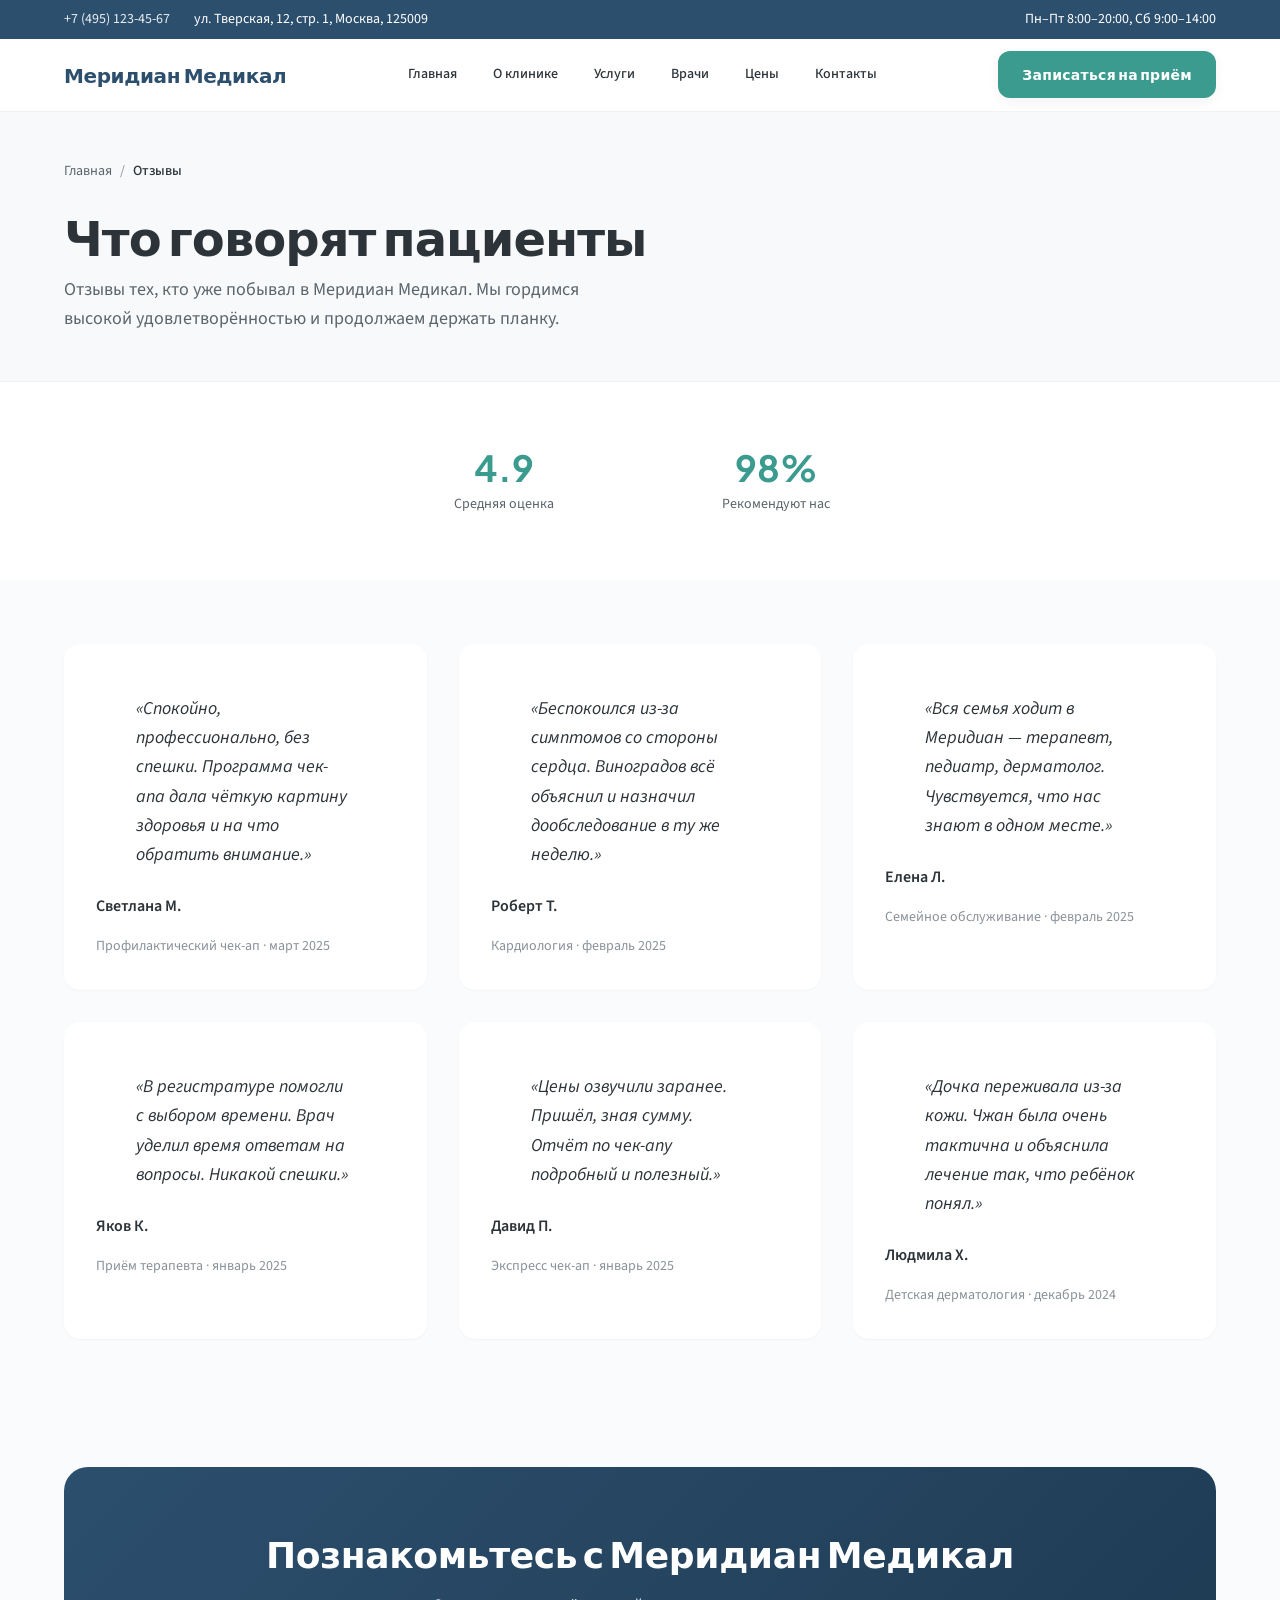
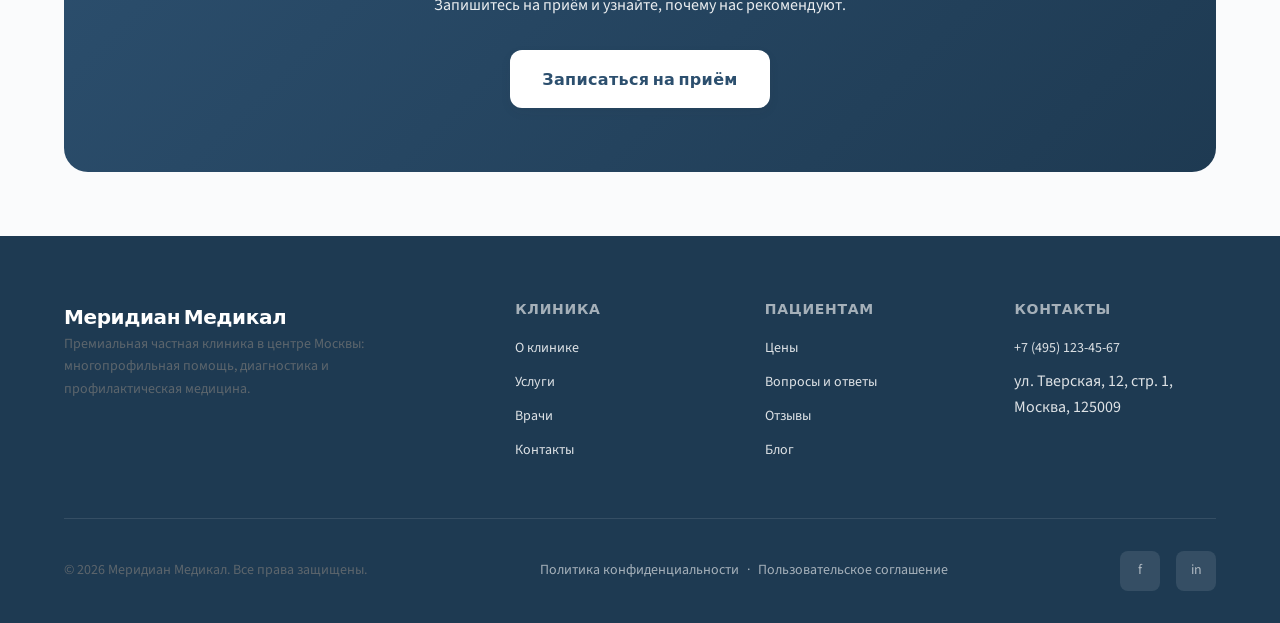
<file: reviews.html>
<!DOCTYPE html>
<html lang="ru">
<head>
  <meta charset="UTF-8">
  <meta name="viewport" content="width=device-width, initial-scale=1.0">
  <meta name="description" content="Отзывы пациентов о частной клинике Меридиан Медикал.">
  <title>Отзывы | Меридиан Медикал</title>
  <link rel="preconnect" href="https://fonts.googleapis.com">
  <link rel="preconnect" href="https://fonts.gstatic.com" crossorigin>
  <link href="https://fonts.googleapis.com/css2?family=Plus+Jakarta+Sans:wght@400;500;600;700&family=Source+Sans+3:wght@400;500;600&display=swap" rel="stylesheet">
  <link rel="stylesheet" href="css/variables.css">
  <link rel="stylesheet" href="css/base.css">
  <link rel="stylesheet" href="css/components.css">
  <link rel="stylesheet" href="css/layout.css">
</head>
<body>
  <a href="#main" class="skip-link">Перейти к основному содержимому</a>
  <div class="topbar">
    <div class="container topbar__inner">
      <div class="topbar__left">
        <span class="topbar__item"><a href="tel:+74951234567">+7 (495) 123-45-67</a></span>
        <span class="topbar__item">ул. Тверская, 12, стр. 1, Москва, 125009</span>
      </div>
      <div class="topbar__right">
        <span class="topbar__item">Пн–Пт 8:00–20:00, Сб 9:00–14:00</span>
      </div>
    </div>
  </div>
  <header class="site-header" id="header">
    <div class="container header-inner">
      <a href="index.html" class="header-logo">Меридиан Медикал</a>
      <nav class="main-nav" aria-label="Основная навигация">
        <ul class="nav-list">
          <li class="nav-item"><a href="index.html" class="nav-link">Главная</a></li>
          <li class="nav-item"><a href="about.html" class="nav-link">О клинике</a></li>
          <li class="nav-item nav-item--dropdown">
            <a href="services.html" class="nav-link">Услуги</a>
            <ul class="nav-dropdown">
              <li><a href="service-cardiology.html">Кардиология</a></li>
              <li><a href="services.html#diagnostics">Диагностика</a></li>
              <li><a href="checkup-packages.html">Программы чек-ап</a></li>
            </ul>
          </li>
          <li class="nav-item"><a href="doctors.html" class="nav-link">Врачи</a></li>
          <li class="nav-item"><a href="pricing.html" class="nav-link">Цены</a></li>
          <li class="nav-item"><a href="contact.html" class="nav-link">Контакты</a></li>
        </ul>
      </nav>
      <a href="contact.html#booking" class="btn btn--primary">Записаться на приём</a>
      <button type="button" class="menu-toggle" aria-label="Открыть меню" aria-expanded="false">
        <svg width="24" height="24" fill="none" stroke="currentColor" stroke-width="2" viewBox="0 0 24 24"><path d="M3 6h18M3 12h18M3 18h18"/></svg>
      </button>
    </div>
  </header>

  <main id="main">
    <section class="page-hero">
      <div class="container">
        <nav class="breadcrumbs" aria-label="Хлебные крошки">
          <a href="index.html">Главная</a>
          <span class="breadcrumbs__sep">/</span>
          <span class="breadcrumbs__current">Отзывы</span>
        </nav>
        <h1 class="page-hero__title">Что говорят пациенты</h1>
        <p class="section-desc" style="margin-bottom: 0; max-width: 36rem;">Отзывы тех, кто уже побывал в Меридиан Медикал. Мы гордимся высокой удовлетворённостью и продолжаем держать планку.</p>
      </div>
    </section>

    <section class="section section--alt">
      <div class="container">
        <div class="stats-grid reveal" style="max-width: 32rem; margin: 0 auto;">
          <div class="stat">
            <div class="stat__value">4.9</div>
            <div class="stat__label">Средняя оценка</div>
          </div>
          <div class="stat">
            <div class="stat__value">98%</div>
            <div class="stat__label">Рекомендуют нас</div>
          </div>
        </div>
      </div>
    </section>

    <section class="section">
      <div class="container">
        <div class="grid-3">
          <div class="card testimonial-card reveal">
            <blockquote class="testimonial-card__quote">«Спокойно, профессионально, без спешки. Программа чек-апа дала чёткую картину здоровья и на что обратить внимание.»</blockquote>
            <p class="testimonial-card__author">Светлана М.</p>
            <p class="testimonial-card__meta">Профилактический чек-ап · март 2025</p>
          </div>
          <div class="card testimonial-card reveal">
            <blockquote class="testimonial-card__quote">«Беспокоился из-за симптомов со стороны сердца. Виноградов всё объяснил и назначил дообследование в ту же неделю.»</blockquote>
            <p class="testimonial-card__author">Роберт Т.</p>
            <p class="testimonial-card__meta">Кардиология · февраль 2025</p>
          </div>
          <div class="card testimonial-card reveal">
            <blockquote class="testimonial-card__quote">«Вся семья ходит в Меридиан — терапевт, педиатр, дерматолог. Чувствуется, что нас знают в одном месте.»</blockquote>
            <p class="testimonial-card__author">Елена Л.</p>
            <p class="testimonial-card__meta">Семейное обслуживание · февраль 2025</p>
          </div>
          <div class="card testimonial-card reveal">
            <blockquote class="testimonial-card__quote">«В регистратуре помогли с выбором времени. Врач уделил время ответам на вопросы. Никакой спешки.»</blockquote>
            <p class="testimonial-card__author">Яков К.</p>
            <p class="testimonial-card__meta">Приём терапевта · январь 2025</p>
          </div>
          <div class="card testimonial-card reveal">
            <blockquote class="testimonial-card__quote">«Цены озвучили заранее. Пришёл, зная сумму. Отчёт по чек-апу подробный и полезный.»</blockquote>
            <p class="testimonial-card__author">Давид П.</p>
            <p class="testimonial-card__meta">Экспресс чек-ап · январь 2025</p>
          </div>
          <div class="card testimonial-card reveal">
            <blockquote class="testimonial-card__quote">«Дочка переживала из-за кожи. Чжан была очень тактична и объяснила лечение так, что ребёнок понял.»</blockquote>
            <p class="testimonial-card__author">Людмила Х.</p>
            <p class="testimonial-card__meta">Детская дерматология · декабрь 2024</p>
          </div>
        </div>
      </div>
    </section>

    <section class="section">
      <div class="container">
        <div class="cta-block reveal">
          <h2 class="cta-block__title">Познакомьтесь с Меридиан Медикал</h2>
          <p class="cta-block__desc">Запишитесь на приём и узнайте, почему нас рекомендуют.</p>
          <a href="contact.html#booking" class="btn btn--primary btn--lg">Записаться на приём</a>
        </div>
      </div>
    </section>
  </main>

  <footer class="site-footer">
    <div class="container">
      <div class="footer-grid">
        <div class="footer-brand">
          <a href="index.html" class="header-logo">Меридиан Медикал</a>
          <p class="footer-desc">Премиальная частная клиника в центре Москвы: многопрофильная помощь, диагностика и профилактическая медицина.</p>
        </div>
        <div class="footer-nav"><h4>Клиника</h4><ul><li><a href="about.html">О клинике</a></li><li><a href="services.html">Услуги</a></li><li><a href="doctors.html">Врачи</a></li><li><a href="contact.html">Контакты</a></li></ul></div>
        <div class="footer-nav"><h4>Пациентам</h4><ul><li><a href="pricing.html">Цены</a></li><li><a href="faq.html">Вопросы и ответы</a></li><li><a href="reviews.html">Отзывы</a></li><li><a href="blog.html">Блог</a></li></ul></div>
        <div class="footer-nav"><h4>Контакты</h4><ul><li><a href="tel:+74951234567">+7 (495) 123-45-67</a></li><li>ул. Тверская, 12, стр. 1, Москва, 125009</li></ul></div>
      </div>
      <div class="footer-bottom">
        <p style="margin: 0;">© 2026 Меридиан Медикал. Все права защищены.</p>
        <div><a href="#">Политика конфиденциальности</a><span style="margin: 0 var(--space-2);">·</span><a href="#">Пользовательское соглашение</a></div>
        <div class="footer-social"><a href="#" aria-label="Facebook">f</a><a href="#" aria-label="LinkedIn">in</a></div>
      </div>
    </div>
  </footer>
  <script src="js/main.js"></script>
</body>
</html>
</file>
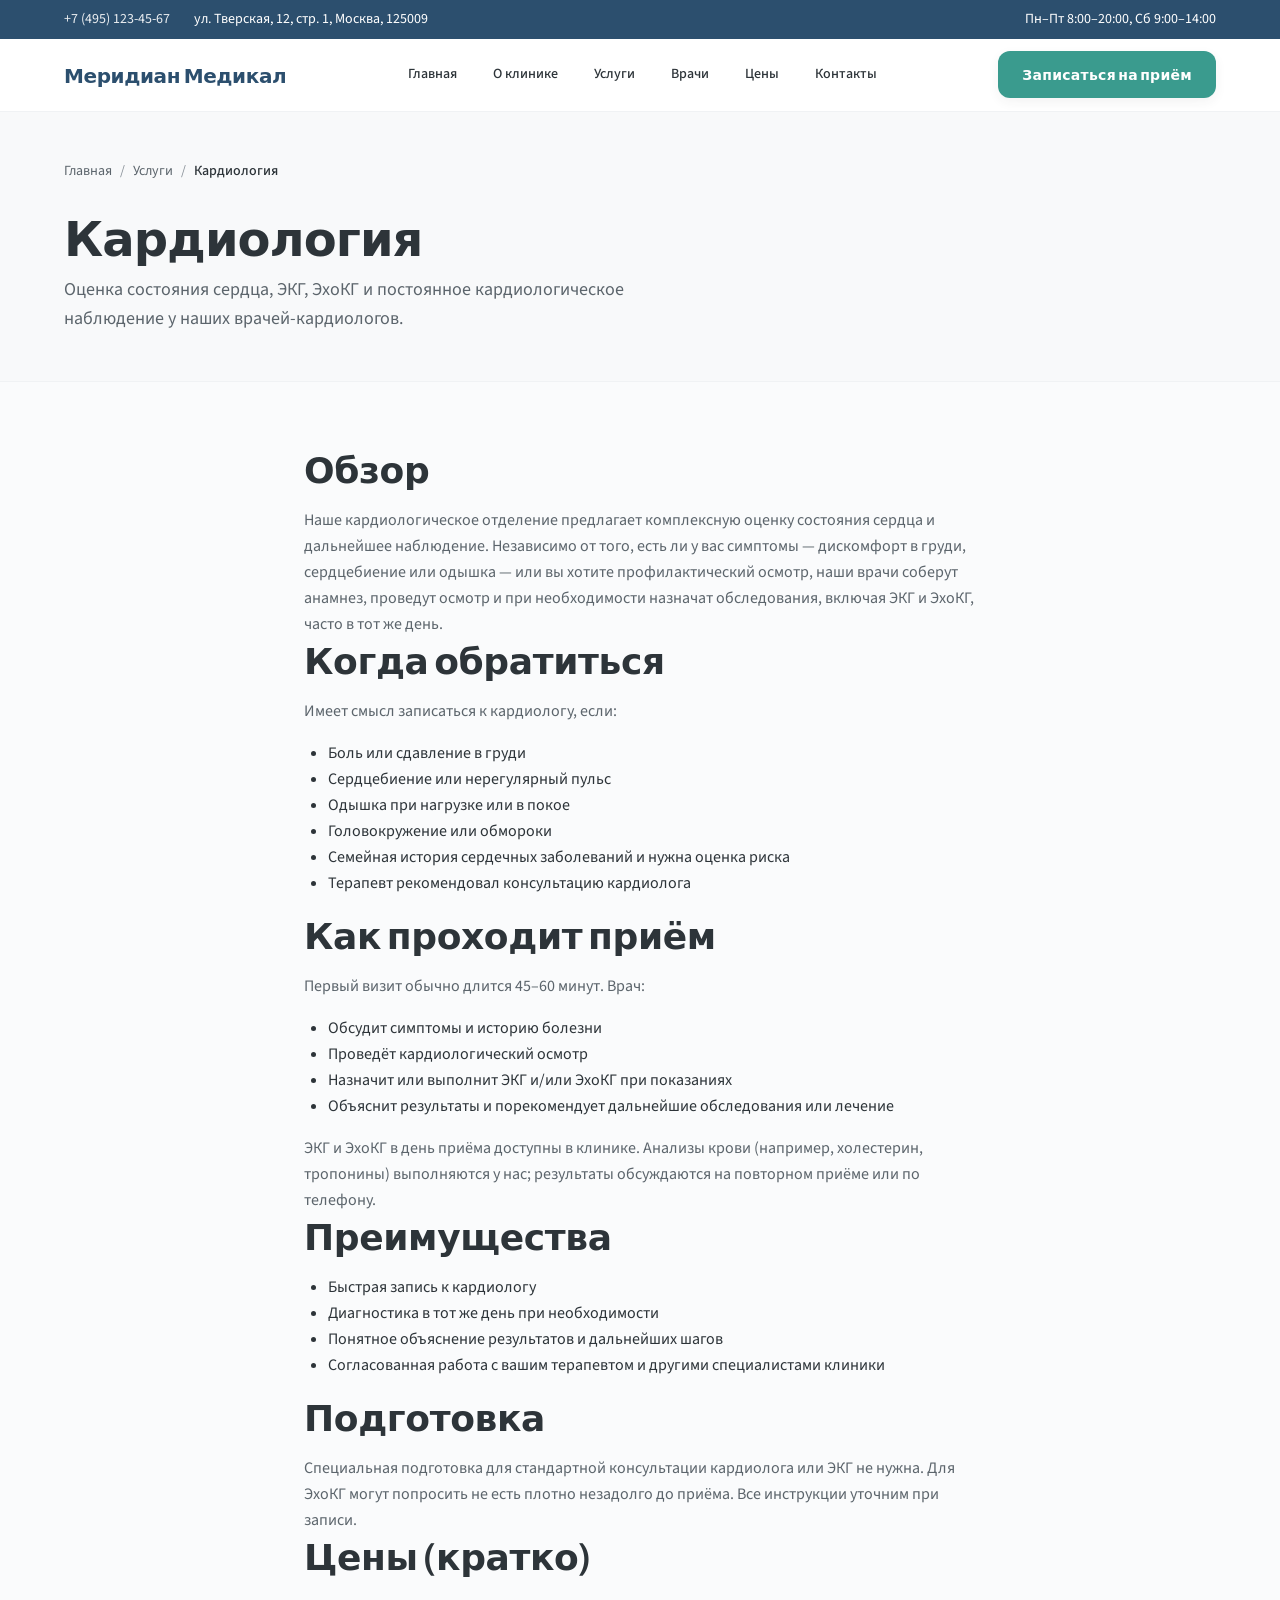
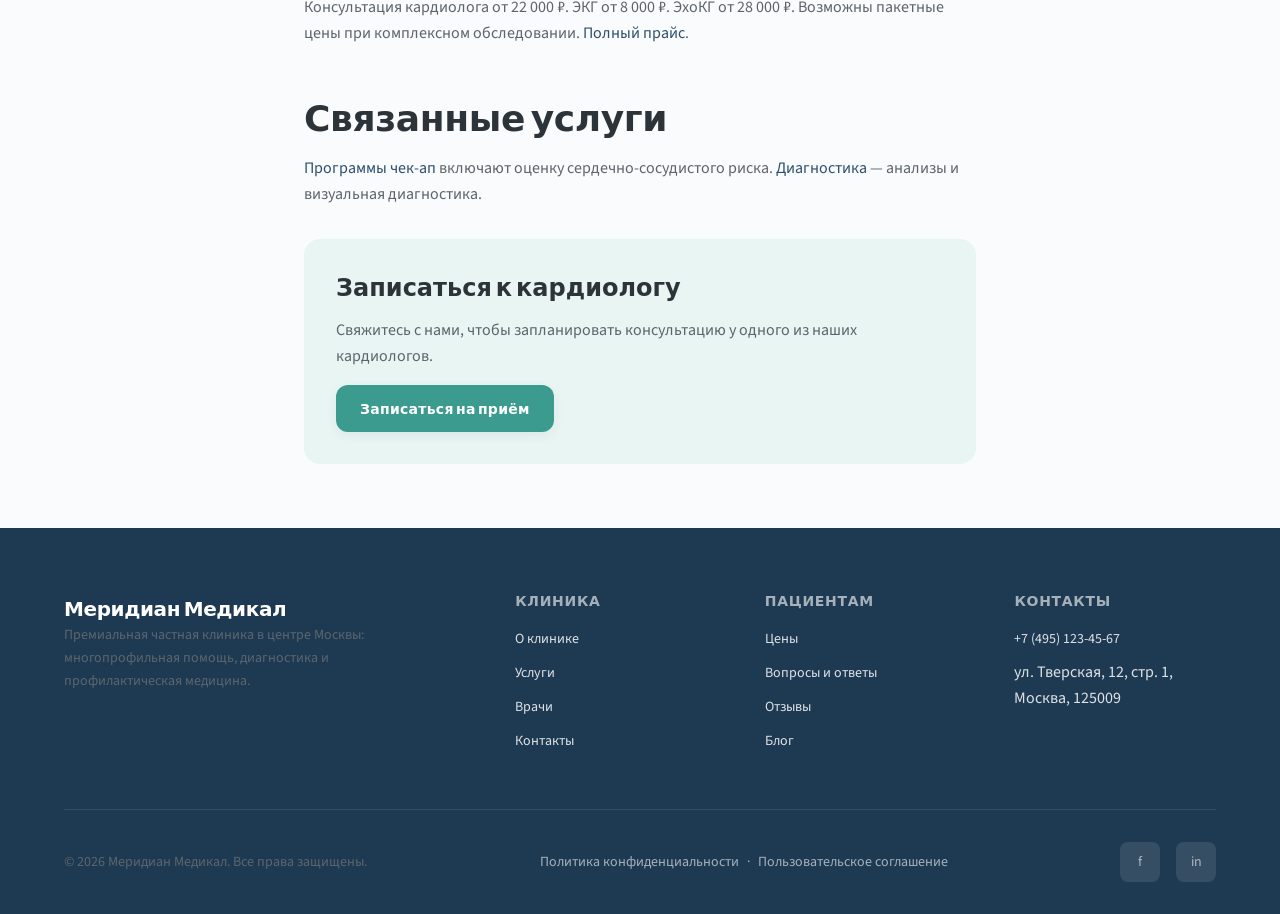
<file: service-cardiology.html>
<!DOCTYPE html>
<html lang="ru">
<head>
  <meta charset="UTF-8">
  <meta name="viewport" content="width=device-width, initial-scale=1.0">
  <meta name="description" content="Кардиология в Меридиан Медикал: проверка сердца, ЭКГ, ЭхоКГ и кардиологическая помощь.">
  <title>Кардиология | Меридиан Медикал</title>
  <link rel="preconnect" href="https://fonts.googleapis.com">
  <link rel="preconnect" href="https://fonts.gstatic.com" crossorigin>
  <link href="https://fonts.googleapis.com/css2?family=Plus+Jakarta+Sans:wght@400;500;600;700&family=Source+Sans+3:wght@400;500;600&display=swap" rel="stylesheet">
  <link rel="stylesheet" href="css/variables.css">
  <link rel="stylesheet" href="css/base.css">
  <link rel="stylesheet" href="css/components.css">
  <link rel="stylesheet" href="css/layout.css">
</head>
<body>
  <a href="#main" class="skip-link">Перейти к основному содержимому</a>
  <div class="topbar">
    <div class="container topbar__inner">
      <div class="topbar__left">
        <span class="topbar__item"><a href="tel:+74951234567">+7 (495) 123-45-67</a></span>
        <span class="topbar__item">ул. Тверская, 12, стр. 1, Москва, 125009</span>
      </div>
      <div class="topbar__right">
        <span class="topbar__item">Пн–Пт 8:00–20:00, Сб 9:00–14:00</span>
      </div>
    </div>
  </div>
  <header class="site-header" id="header">
    <div class="container header-inner">
      <a href="index.html" class="header-logo">Меридиан Медикал</a>
      <nav class="main-nav" aria-label="Основная навигация">
        <ul class="nav-list">
          <li class="nav-item"><a href="index.html" class="nav-link">Главная</a></li>
          <li class="nav-item"><a href="about.html" class="nav-link">О клинике</a></li>
          <li class="nav-item nav-item--dropdown">
            <a href="services.html" class="nav-link">Услуги</a>
            <ul class="nav-dropdown">
              <li><a href="service-cardiology.html">Кардиология</a></li>
              <li><a href="services.html#diagnostics">Диагностика</a></li>
              <li><a href="checkup-packages.html">Программы чек-ап</a></li>
            </ul>
          </li>
          <li class="nav-item"><a href="doctors.html" class="nav-link">Врачи</a></li>
          <li class="nav-item"><a href="pricing.html" class="nav-link">Цены</a></li>
          <li class="nav-item"><a href="contact.html" class="nav-link">Контакты</a></li>
        </ul>
      </nav>
      <a href="contact.html#booking" class="btn btn--primary">Записаться на приём</a>
      <button type="button" class="menu-toggle" aria-label="Открыть меню" aria-expanded="false">
        <svg width="24" height="24" fill="none" stroke="currentColor" stroke-width="2" viewBox="0 0 24 24"><path d="M3 6h18M3 12h18M3 18h18"/></svg>
      </button>
    </div>
  </header>

  <main id="main">
    <section class="page-hero">
      <div class="container">
        <nav class="breadcrumbs" aria-label="Хлебные крошки">
          <a href="index.html">Главная</a>
          <span class="breadcrumbs__sep">/</span>
          <a href="services.html">Услуги</a>
          <span class="breadcrumbs__sep">/</span>
          <span class="breadcrumbs__current">Кардиология</span>
        </nav>
        <h1 class="page-hero__title">Кардиология</h1>
        <p class="section-desc" style="margin-bottom: 0; max-width: 36rem;">Оценка состояния сердца, ЭКГ, ЭхоКГ и постоянное кардиологическое наблюдение у наших врачей-кардиологов.</p>
      </div>
    </section>

    <section class="section">
      <div class="container container--narrow">
        <div class="reveal">
          <h2>Обзор</h2>
          <p>Наше кардиологическое отделение предлагает комплексную оценку состояния сердца и дальнейшее наблюдение. Независимо от того, есть ли у вас симптомы — дискомфорт в груди, сердцебиение или одышка — или вы хотите профилактический осмотр, наши врачи соберут анамнез, проведут осмотр и при необходимости назначат обследования, включая ЭКГ и ЭхоКГ, часто в тот же день.</p>
        </div>

        <div class="reveal">
          <h2>Когда обратиться</h2>
          <p>Имеет смысл записаться к кардиологу, если:</p>
          <ul>
            <li>Боль или сдавление в груди</li>
            <li>Сердцебиение или нерегулярный пульс</li>
            <li>Одышка при нагрузке или в покое</li>
            <li>Головокружение или обмороки</li>
            <li>Семейная история сердечных заболеваний и нужна оценка риска</li>
            <li>Терапевт рекомендовал консультацию кардиолога</li>
          </ul>
        </div>

        <div class="reveal">
          <h2>Как проходит приём</h2>
          <p>Первый визит обычно длится 45–60 минут. Врач:</p>
          <ul>
            <li>Обсудит симптомы и историю болезни</li>
            <li>Проведёт кардиологический осмотр</li>
            <li>Назначит или выполнит ЭКГ и/или ЭхоКГ при показаниях</li>
            <li>Объяснит результаты и порекомендует дальнейшие обследования или лечение</li>
          </ul>
          <p>ЭКГ и ЭхоКГ в день приёма доступны в клинике. Анализы крови (например, холестерин, тропонины) выполняются у нас; результаты обсуждаются на повторном приёме или по телефону.</p>
        </div>

        <div class="reveal">
          <h2>Преимущества</h2>
          <ul>
            <li>Быстрая запись к кардиологу</li>
            <li>Диагностика в тот же день при необходимости</li>
            <li>Понятное объяснение результатов и дальнейших шагов</li>
            <li>Согласованная работа с вашим терапевтом и другими специалистами клиники</li>
          </ul>
        </div>

        <div class="reveal">
          <h2>Подготовка</h2>
          <p>Специальная подготовка для стандартной консультации кардиолога или ЭКГ не нужна. Для ЭхоКГ могут попросить не есть плотно незадолго до приёма. Все инструкции уточним при записи.</p>
        </div>

        <div class="reveal">
          <h2>Цены (кратко)</h2>
          <p>Консультация кардиолога от 22 000 ₽. ЭКГ от 8 000 ₽. ЭхоКГ от 28 000 ₽. Возможны пакетные цены при комплексном обследовании. <a href="pricing.html">Полный прайс</a>.</p>
        </div>

        <div class="reveal" style="margin-top: var(--space-12);">
          <h2>Связанные услуги</h2>
          <p><a href="checkup-packages.html">Программы чек-ап</a> включают оценку сердечно-сосудистого риска. <a href="services.html#diagnostics">Диагностика</a> — анализы и визуальная диагностика.</p>
        </div>

        <div class="reveal" style="margin-top: var(--space-8); padding: var(--space-8); background: var(--color-accent-muted); border-radius: var(--radius-xl);">
          <h3 style="margin-top: 0;">Записаться к кардиологу</h3>
          <p style="margin-bottom: var(--space-4);">Свяжитесь с нами, чтобы запланировать консультацию у одного из наших кардиологов.</p>
          <a href="contact.html#booking" class="btn btn--primary">Записаться на приём</a>
        </div>
      </div>
    </section>
  </main>

  <footer class="site-footer">
    <div class="container">
      <div class="footer-grid">
        <div class="footer-brand">
          <a href="index.html" class="header-logo">Меридиан Медикал</a>
          <p class="footer-desc">Премиальная частная клиника в центре Москвы: многопрофильная помощь, диагностика и профилактическая медицина.</p>
        </div>
        <div class="footer-nav"><h4>Клиника</h4><ul><li><a href="about.html">О клинике</a></li><li><a href="services.html">Услуги</a></li><li><a href="doctors.html">Врачи</a></li><li><a href="contact.html">Контакты</a></li></ul></div>
        <div class="footer-nav"><h4>Пациентам</h4><ul><li><a href="pricing.html">Цены</a></li><li><a href="faq.html">Вопросы и ответы</a></li><li><a href="reviews.html">Отзывы</a></li><li><a href="blog.html">Блог</a></li></ul></div>
        <div class="footer-nav"><h4>Контакты</h4><ul><li><a href="tel:+74951234567">+7 (495) 123-45-67</a></li><li>ул. Тверская, 12, стр. 1, Москва, 125009</li></ul></div>
      </div>
      <div class="footer-bottom">
        <p style="margin: 0;">© 2026 Меридиан Медикал. Все права защищены.</p>
        <div><a href="#">Политика конфиденциальности</a><span style="margin: 0 var(--space-2);">·</span><a href="#">Пользовательское соглашение</a></div>
        <div class="footer-social"><a href="#" aria-label="Facebook">f</a><a href="#" aria-label="LinkedIn">in</a></div>
      </div>
    </div>
  </footer>
  <script src="js/main.js"></script>
</body>
</html>
</file>
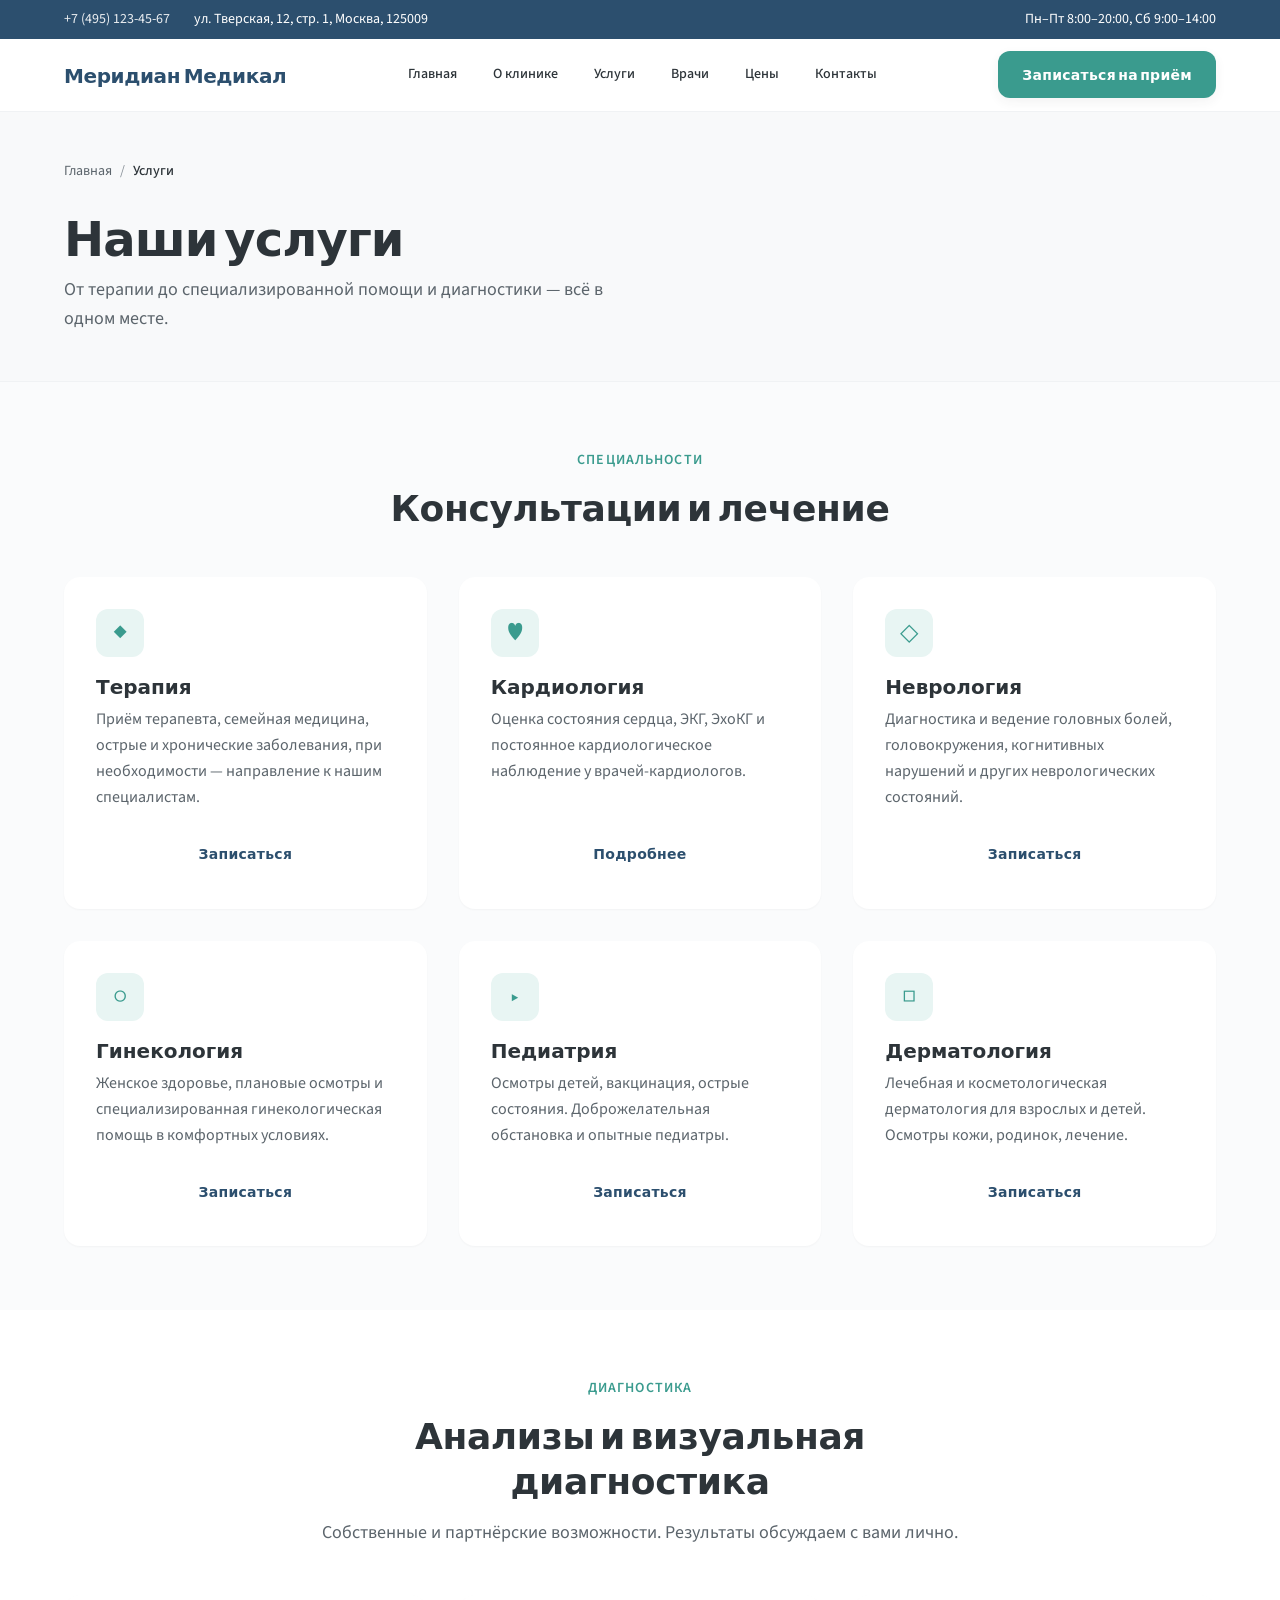
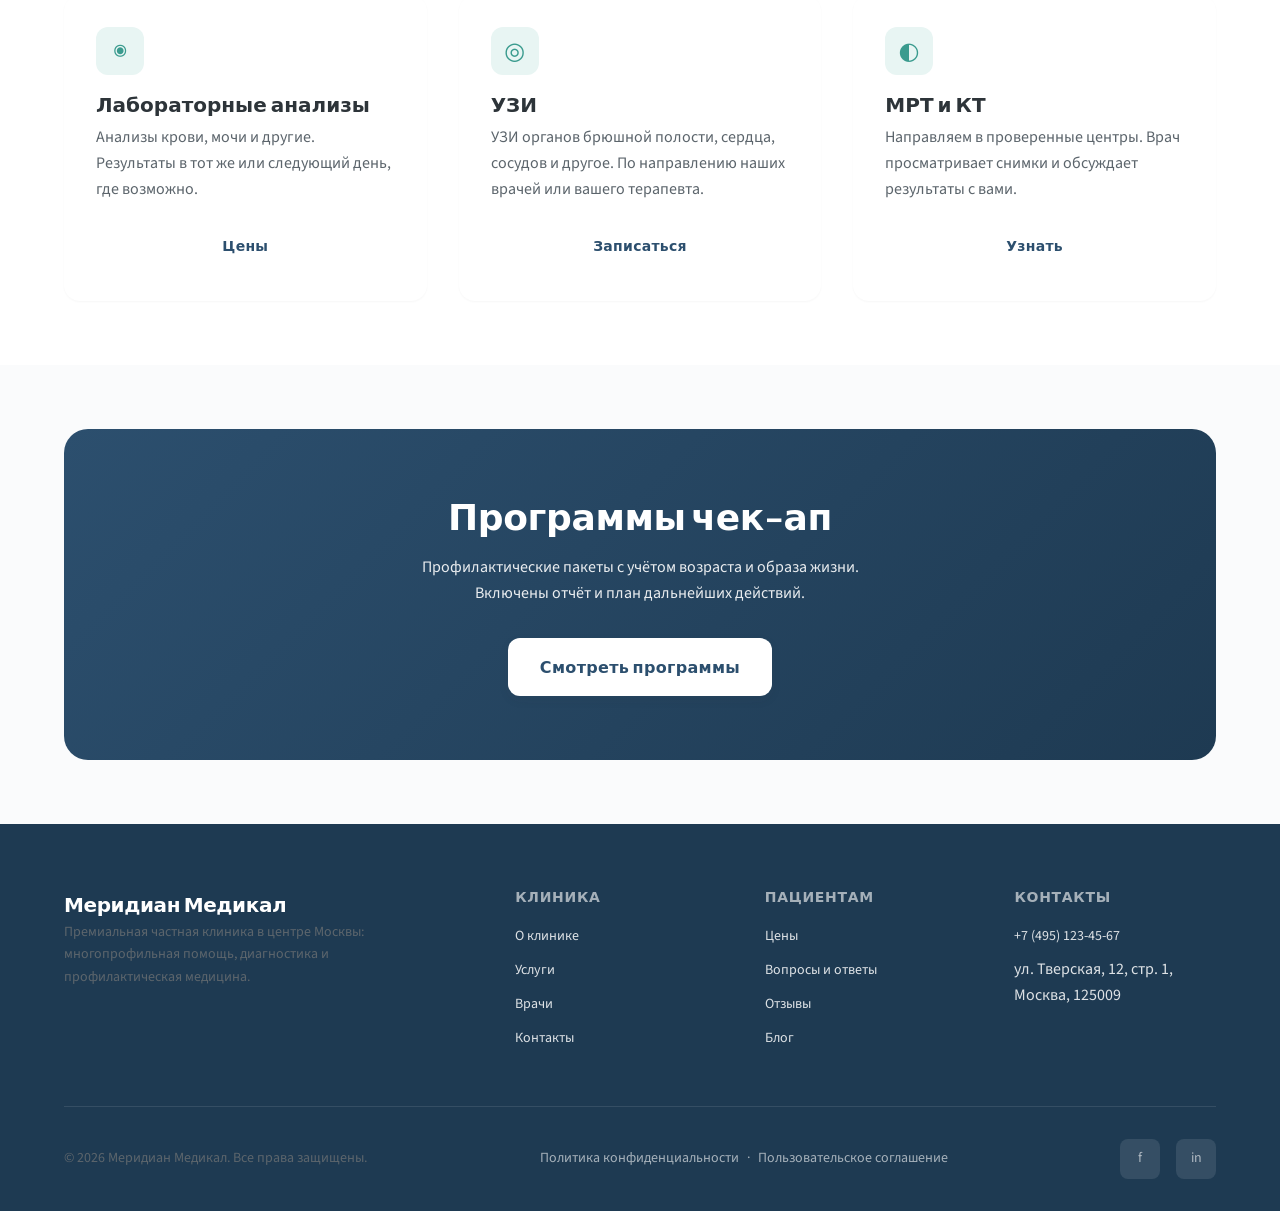
<file: services.html>
<!DOCTYPE html>
<html lang="ru">
<head>
  <meta charset="UTF-8">
  <meta name="viewport" content="width=device-width, initial-scale=1.0">
  <meta name="description" content="Медицинские услуги в Меридиан Медикал: терапия, кардиология, неврология, дерматология, диагностика, чек-апы и другое.">
  <title>Услуги | Меридиан Медикал</title>
  <link rel="preconnect" href="https://fonts.googleapis.com">
  <link rel="preconnect" href="https://fonts.gstatic.com" crossorigin>
  <link href="https://fonts.googleapis.com/css2?family=Plus+Jakarta+Sans:wght@400;500;600;700&family=Source+Sans+3:wght@400;500;600&display=swap" rel="stylesheet">
  <link rel="stylesheet" href="css/variables.css">
  <link rel="stylesheet" href="css/base.css">
  <link rel="stylesheet" href="css/components.css">
  <link rel="stylesheet" href="css/layout.css">
</head>
<body>
  <a href="#main" class="skip-link">Перейти к основному содержимому</a>
  <div class="topbar">
    <div class="container topbar__inner">
      <div class="topbar__left">
        <span class="topbar__item"><a href="tel:+74951234567">+7 (495) 123-45-67</a></span>
        <span class="topbar__item">ул. Тверская, 12, стр. 1, Москва, 125009</span>
      </div>
      <div class="topbar__right">
        <span class="topbar__item">Пн–Пт 8:00–20:00, Сб 9:00–14:00</span>
      </div>
    </div>
  </div>
  <header class="site-header" id="header">
    <div class="container header-inner">
      <a href="index.html" class="header-logo">Меридиан Медикал</a>
      <nav class="main-nav" aria-label="Основная навигация">
        <ul class="nav-list">
          <li class="nav-item"><a href="index.html" class="nav-link">Главная</a></li>
          <li class="nav-item"><a href="about.html" class="nav-link">О клинике</a></li>
          <li class="nav-item nav-item--dropdown">
            <a href="services.html" class="nav-link">Услуги</a>
            <ul class="nav-dropdown">
              <li><a href="service-cardiology.html">Кардиология</a></li>
              <li><a href="services.html#diagnostics">Диагностика</a></li>
              <li><a href="checkup-packages.html">Программы чек-ап</a></li>
            </ul>
          </li>
          <li class="nav-item"><a href="doctors.html" class="nav-link">Врачи</a></li>
          <li class="nav-item"><a href="pricing.html" class="nav-link">Цены</a></li>
          <li class="nav-item"><a href="contact.html" class="nav-link">Контакты</a></li>
        </ul>
      </nav>
      <a href="contact.html#booking" class="btn btn--primary">Записаться на приём</a>
      <button type="button" class="menu-toggle" aria-label="Открыть меню" aria-expanded="false">
        <svg width="24" height="24" fill="none" stroke="currentColor" stroke-width="2" viewBox="0 0 24 24"><path d="M3 6h18M3 12h18M3 18h18"/></svg>
      </button>
    </div>
  </header>

  <main id="main">
    <section class="page-hero">
      <div class="container">
        <nav class="breadcrumbs" aria-label="Хлебные крошки">
          <a href="index.html">Главная</a>
          <span class="breadcrumbs__sep">/</span>
          <span class="breadcrumbs__current">Услуги</span>
        </nav>
        <h1 class="page-hero__title">Наши услуги</h1>
        <p class="section-desc" style="margin-bottom: 0; max-width: 36rem;">От терапии до специализированной помощи и диагностики — всё в одном месте.</p>
      </div>
    </section>

    <section class="section">
      <div class="container">
        <header class="section-header reveal">
          <span class="section-label">Специальности</span>
          <h2 class="section-title">Консультации и лечение</h2>
        </header>
        <div class="grid-3">
          <article class="card service-card reveal">
            <div class="service-card__icon" aria-hidden="true">◆</div>
            <h3 class="service-card__title">Терапия</h3>
            <p class="service-card__desc">Приём терапевта, семейная медицина, острые и хронические заболевания, при необходимости — направление к нашим специалистам.</p>
            <a href="contact.html#booking" class="btn btn--ghost">Записаться</a>
          </article>
          <article class="card service-card reveal">
            <div class="service-card__icon" aria-hidden="true">♥</div>
            <h3 class="service-card__title">Кардиология</h3>
            <p class="service-card__desc">Оценка состояния сердца, ЭКГ, ЭхоКГ и постоянное кардиологическое наблюдение у врачей-кардиологов.</p>
            <a href="service-cardiology.html" class="btn btn--ghost">Подробнее</a>
          </article>
          <article class="card service-card reveal">
            <div class="service-card__icon" aria-hidden="true">◇</div>
            <h3 class="service-card__title">Неврология</h3>
            <p class="service-card__desc">Диагностика и ведение головных болей, головокружения, когнитивных нарушений и других неврологических состояний.</p>
            <a href="contact.html#booking" class="btn btn--ghost">Записаться</a>
          </article>
          <article class="card service-card reveal">
            <div class="service-card__icon" aria-hidden="true">○</div>
            <h3 class="service-card__title">Гинекология</h3>
            <p class="service-card__desc">Женское здоровье, плановые осмотры и специализированная гинекологическая помощь в комфортных условиях.</p>
            <a href="contact.html#booking" class="btn btn--ghost">Записаться</a>
          </article>
          <article class="card service-card reveal">
            <div class="service-card__icon" aria-hidden="true">▸</div>
            <h3 class="service-card__title">Педиатрия</h3>
            <p class="service-card__desc">Осмотры детей, вакцинация, острые состояния. Доброжелательная обстановка и опытные педиатры.</p>
            <a href="contact.html#booking" class="btn btn--ghost">Записаться</a>
          </article>
          <article class="card service-card reveal">
            <div class="service-card__icon" aria-hidden="true">□</div>
            <h3 class="service-card__title">Дерматология</h3>
            <p class="service-card__desc">Лечебная и косметологическая дерматология для взрослых и детей. Осмотры кожи, родинок, лечение.</p>
            <a href="contact.html#booking" class="btn btn--ghost">Записаться</a>
          </article>
        </div>
      </div>
    </section>

    <section class="section section--alt" id="diagnostics">
      <div class="container">
        <header class="section-header reveal">
          <span class="section-label">Диагностика</span>
          <h2 class="section-title">Анализы и визуальная диагностика</h2>
          <p class="section-desc">Собственные и партнёрские возможности. Результаты обсуждаем с вами лично.</p>
        </header>
        <div class="grid-3">
          <article class="card service-card reveal">
            <div class="service-card__icon" aria-hidden="true">◉</div>
            <h3 class="service-card__title">Лабораторные анализы</h3>
            <p class="service-card__desc">Анализы крови, мочи и другие. Результаты в тот же или следующий день, где возможно.</p>
            <a href="pricing.html#lab" class="btn btn--ghost">Цены</a>
          </article>
          <article class="card service-card reveal">
            <div class="service-card__icon" aria-hidden="true">◎</div>
            <h3 class="service-card__title">УЗИ</h3>
            <p class="service-card__desc">УЗИ органов брюшной полости, сердца, сосудов и другое. По направлению наших врачей или вашего терапевта.</p>
            <a href="contact.html#booking" class="btn btn--ghost">Записаться</a>
          </article>
          <article class="card service-card reveal">
            <div class="service-card__icon" aria-hidden="true">◐</div>
            <h3 class="service-card__title">МРТ и КТ</h3>
            <p class="service-card__desc">Направляем в проверенные центры. Врач просматривает снимки и обсуждает результаты с вами.</p>
            <a href="contact.html#booking" class="btn btn--ghost">Узнать</a>
          </article>
        </div>
      </div>
    </section>

    <section class="section">
      <div class="container">
        <div class="cta-block reveal">
          <h2 class="cta-block__title">Программы чек-ап</h2>
          <p class="cta-block__desc">Профилактические пакеты с учётом возраста и образа жизни. Включены отчёт и план дальнейших действий.</p>
          <a href="checkup-packages.html" class="btn btn--primary btn--lg">Смотреть программы</a>
        </div>
      </div>
    </section>
  </main>

  <footer class="site-footer">
    <div class="container">
      <div class="footer-grid">
        <div class="footer-brand">
          <a href="index.html" class="header-logo">Меридиан Медикал</a>
          <p class="footer-desc">Премиальная частная клиника в центре Москвы: многопрофильная помощь, диагностика и профилактическая медицина.</p>
        </div>
        <div class="footer-nav"><h4>Клиника</h4><ul><li><a href="about.html">О клинике</a></li><li><a href="services.html">Услуги</a></li><li><a href="doctors.html">Врачи</a></li><li><a href="contact.html">Контакты</a></li></ul></div>
        <div class="footer-nav"><h4>Пациентам</h4><ul><li><a href="pricing.html">Цены</a></li><li><a href="faq.html">Вопросы и ответы</a></li><li><a href="reviews.html">Отзывы</a></li><li><a href="blog.html">Блог</a></li></ul></div>
        <div class="footer-nav"><h4>Контакты</h4><ul><li><a href="tel:+74951234567">+7 (495) 123-45-67</a></li><li>ул. Тверская, 12, стр. 1, Москва, 125009</li></ul></div>
      </div>
      <div class="footer-bottom">
        <p style="margin: 0;">© 2026 Меридиан Медикал. Все права защищены.</p>
        <div><a href="#">Политика конфиденциальности</a><span style="margin: 0 var(--space-2);">·</span><a href="#">Пользовательское соглашение</a></div>
        <div class="footer-social"><a href="#" aria-label="Facebook">f</a><a href="#" aria-label="LinkedIn">in</a></div>
      </div>
    </div>
  </footer>
  <script src="js/main.js"></script>
</body>
</html>
</file>
<file: css/variables.css>
/* ============================================
   Meridian Medical — Design Tokens
   Premium private clinic design system
   ============================================ */

:root {
  /* Primary — deep desaturated blue */
  --color-primary: #2c4f6e;
  --color-primary-dark: #1e3a52;
  --color-primary-light: #3d6b8f;
  
  /* Secondary — soft teal / mint */
  --color-accent: #3a9b8e;
  --color-accent-light: #5bb5a8;
  --color-accent-muted: #e8f5f3;
  
  /* Neutrals */
  --color-bg: #fafbfc;
  --color-bg-warm: #f8f9fa;
  --color-surface: #ffffff;
  --color-border: #e8ebed;
  --color-border-light: #f0f2f4;
  
  /* Text */
  --color-text: #2d3439;
  --color-text-muted: #5c656c;
  --color-text-light: #8a9299;
  
  /* Typography */
  --font-heading: 'Plus Jakarta Sans', system-ui, -apple-system, sans-serif;
  --font-body: 'Source Sans 3', system-ui, -apple-system, sans-serif;
  
  --text-xs: 0.75rem;
  --text-sm: 0.875rem;
  --text-base: 1rem;
  --text-lg: 1.125rem;
  --text-xl: 1.25rem;
  --text-2xl: 1.5rem;
  --text-3xl: 1.875rem;
  --text-4xl: 2.25rem;
  --text-5xl: 3rem;
  --text-6xl: 3.75rem;
  
  --leading-tight: 1.25;
  --leading-snug: 1.375;
  --leading-normal: 1.5;
  --leading-relaxed: 1.625;
  --leading-loose: 1.75;
  
  /* Spacing */
  --space-1: 0.25rem;
  --space-2: 0.5rem;
  --space-3: 0.75rem;
  --space-4: 1rem;
  --space-5: 1.25rem;
  --space-6: 1.5rem;
  --space-8: 2rem;
  --space-10: 2.5rem;
  --space-12: 3rem;
  --space-16: 4rem;
  --space-20: 5rem;
  --space-24: 6rem;
  --space-32: 8rem;
  
  /* Layout */
  --container-max: 75rem;
  --container-narrow: 45rem;
  --header-height: 4.5rem;
  --topbar-height: 2.5rem;
  
  /* Radius */
  --radius-sm: 0.375rem;
  --radius-md: 0.5rem;
  --radius-lg: 0.75rem;
  --radius-xl: 1rem;
  --radius-2xl: 1.5rem;
  --radius-full: 9999px;
  
  /* Shadows */
  --shadow-sm: 0 1px 2px rgba(45, 52, 57, 0.04);
  --shadow-md: 0 4px 12px rgba(45, 52, 57, 0.06);
  --shadow-lg: 0 8px 24px rgba(45, 52, 57, 0.08);
  --shadow-xl: 0 16px 48px rgba(45, 52, 57, 0.1);
  
  /* Transitions */
  --ease-out: cubic-bezier(0.33, 1, 0.68, 1);
  --transition-fast: 0.15s var(--ease-out);
  --transition-base: 0.25s var(--ease-out);
  --transition-slow: 0.4s var(--ease-out);
}
</file>
<file: css/base.css>
/* ============================================
   Base — Reset, typography, global
   ============================================ */

*,
*::before,
*::after {
  box-sizing: border-box;
}

html {
  scroll-behavior: smooth;
}

body {
  margin: 0;
  font-family: var(--font-body);
  font-size: var(--text-base);
  line-height: var(--leading-relaxed);
  color: var(--color-text);
  background-color: var(--color-bg);
  -webkit-font-smoothing: antialiased;
  -moz-osx-font-smoothing: grayscale;
}

img {
  max-width: 100%;
  height: auto;
  display: block;
}

a {
  color: var(--color-primary);
  text-decoration: none;
  transition: color var(--transition-fast);
}

a:hover {
  color: var(--color-accent);
}

a:focus-visible {
  outline: 2px solid var(--color-accent);
  outline-offset: 2px;
}

h1, h2, h3, h4, h5, h6 {
  font-family: var(--font-heading);
  font-weight: 600;
  line-height: var(--leading-tight);
  color: var(--color-text);
  margin-top: 0;
  margin-bottom: var(--space-4);
}

h1 { font-size: var(--text-5xl); letter-spacing: -0.02em; }
h2 { font-size: var(--text-4xl); letter-spacing: -0.01em; }
h3 { font-size: var(--text-2xl); }
h4 { font-size: var(--text-xl); }
h5 { font-size: var(--text-lg); }
h6 { font-size: var(--text-base); }

p {
  margin-top: 0;
  margin-bottom: var(--space-4);
  color: var(--color-text-muted);
}

p:last-child {
  margin-bottom: 0;
}

ul, ol {
  margin-top: 0;
  margin-bottom: var(--space-4);
  padding-left: var(--space-6);
}

button {
  font-family: inherit;
  cursor: pointer;
  border: none;
  background: none;
}

input, textarea, select {
  font-family: inherit;
  font-size: inherit;
}

/* Skip link for accessibility */
.skip-link {
  position: absolute;
  top: -100%;
  left: var(--space-4);
  z-index: 10000;
  padding: var(--space-2) var(--space-4);
  background: var(--color-primary);
  color: white;
  border-radius: var(--radius-md);
  transition: top var(--transition-fast);
}

.skip-link:focus {
  top: var(--space-4);
}
</file>
<file: css/components.css>
/* ============================================
   Components — Buttons, cards, forms, etc.
   ============================================ */

/* ----- Container ----- */
.container {
  width: 100%;
  max-width: var(--container-max);
  margin-left: auto;
  margin-right: auto;
  padding-left: var(--space-6);
  padding-right: var(--space-6);
}

.container--narrow {
  max-width: var(--container-narrow);
}

/* ----- Buttons ----- */
.btn {
  display: inline-flex;
  align-items: center;
  justify-content: center;
  gap: var(--space-2);
  padding: var(--space-3) var(--space-6);
  font-family: var(--font-heading);
  font-size: var(--text-sm);
  font-weight: 600;
  letter-spacing: 0.02em;
  border-radius: var(--radius-lg);
  transition: transform var(--transition-fast), box-shadow var(--transition-fast), background var(--transition-fast), color var(--transition-fast);
}

.btn:focus-visible {
  outline: 2px solid var(--color-accent);
  outline-offset: 2px;
}

.btn--primary {
  background: var(--color-accent);
  color: white;
  box-shadow: var(--shadow-md);
}

.btn--primary:hover {
  background: var(--color-accent-light);
  transform: translateY(-1px);
  box-shadow: var(--shadow-lg);
}

.btn--secondary {
  background: var(--color-surface);
  color: var(--color-primary);
  border: 1.5px solid var(--color-border);
}

.btn--secondary:hover {
  border-color: var(--color-accent);
  color: var(--color-accent);
}

.btn--ghost {
  background: transparent;
  color: var(--color-primary);
}

.btn--ghost:hover {
  background: var(--color-accent-muted);
  color: var(--color-accent);
}

.btn--lg {
  padding: var(--space-4) var(--space-8);
  font-size: var(--text-base);
}

/* ----- Section header ----- */
.section-header {
  text-align: center;
  margin-bottom: var(--space-12);
  max-width: 40rem;
  margin-left: auto;
  margin-right: auto;
}

.section-label {
  display: inline-block;
  font-size: var(--text-sm);
  font-weight: 600;
  letter-spacing: 0.08em;
  text-transform: uppercase;
  color: var(--color-accent);
  margin-bottom: var(--space-3);
}

.section-title {
  font-size: var(--text-4xl);
  margin-bottom: var(--space-4);
}

.section-desc {
  font-size: var(--text-lg);
  color: var(--color-text-muted);
  margin-bottom: 0;
}

/* ----- Cards ----- */
.card {
  background: var(--color-surface);
  border-radius: var(--radius-xl);
  box-shadow: var(--shadow-sm);
  overflow: hidden;
  transition: transform var(--transition-base), box-shadow var(--transition-base);
}

.card:hover {
  transform: translateY(-4px);
  box-shadow: var(--shadow-lg);
}

.card__media {
  aspect-ratio: 4/3;
  background: var(--color-border-light);
  overflow: hidden;
}

.card__media img {
  width: 100%;
  height: 100%;
  object-fit: cover;
  transition: transform var(--transition-slow);
}

.card:hover .card__media img {
  transform: scale(1.03);
}

.card__body {
  padding: var(--space-6);
}

.card__title {
  font-size: var(--text-xl);
  margin-bottom: var(--space-2);
}

.card__meta {
  font-size: var(--text-sm);
  color: var(--color-text-light);
  margin-bottom: var(--space-3);
}

/* Service card variant */
.service-card {
  padding: var(--space-8);
  height: 100%;
  display: flex;
  flex-direction: column;
}

.service-card__icon {
  width: 3rem;
  height: 3rem;
  border-radius: var(--radius-lg);
  background: var(--color-accent-muted);
  color: var(--color-accent);
  display: flex;
  align-items: center;
  justify-content: center;
  font-size: 1.5rem;
  margin-bottom: var(--space-4);
}

.service-card__title {
  font-size: var(--text-xl);
  margin-bottom: var(--space-2);
}

.service-card__desc {
  flex: 1;
  margin-bottom: var(--space-5);
  color: var(--color-text-muted);
}

/* Doctor card */
.doctor-card {
  text-align: center;
}

.doctor-card .card__media {
  aspect-ratio: 1;
}

.doctor-card__name {
  font-size: var(--text-xl);
  margin-bottom: var(--space-1);
}

.doctor-card__specialty {
  font-size: var(--text-sm);
  color: var(--color-accent);
  font-weight: 600;
  margin-bottom: var(--space-2);
}

.doctor-card__bio {
  font-size: var(--text-sm);
  color: var(--color-text-muted);
  margin-bottom: var(--space-4);
}

/* Testimonial card */
.testimonial-card {
  padding: var(--space-8);
}

.testimonial-card__quote {
  font-size: var(--text-lg);
  line-height: var(--leading-relaxed);
  color: var(--color-text);
  margin-bottom: var(--space-6);
  font-style: italic;
}

.testimonial-card__author {
  font-weight: 600;
  color: var(--color-text);
}

.testimonial-card__meta {
  font-size: var(--text-sm);
  color: var(--color-text-light);
}

/* Stats block */
.stats-grid {
  display: grid;
  grid-template-columns: repeat(auto-fit, minmax(10rem, 1fr));
  gap: var(--space-8);
  text-align: center;
}

.stat__value {
  font-family: var(--font-heading);
  font-size: var(--text-4xl);
  font-weight: 700;
  color: var(--color-accent);
  line-height: 1.2;
  margin-bottom: var(--space-1);
}

.stat__label {
  font-size: var(--text-sm);
  color: var(--color-text-muted);
}

/* ----- Forms ----- */
.form-group {
  margin-bottom: var(--space-5);
}

.form-label {
  display: block;
  font-size: var(--text-sm);
  font-weight: 600;
  color: var(--color-text);
  margin-bottom: var(--space-2);
}

.form-input,
.form-select,
.form-textarea {
  width: 100%;
  padding: var(--space-3) var(--space-4);
  border: 1.5px solid var(--color-border);
  border-radius: var(--radius-lg);
  background: var(--color-surface);
  color: var(--color-text);
  transition: border-color var(--transition-fast), box-shadow var(--transition-fast);
}

.form-input:focus,
.form-select:focus,
.form-textarea:focus {
  outline: none;
  border-color: var(--color-accent);
  box-shadow: 0 0 0 3px rgba(58, 155, 142, 0.15);
}

.form-input::placeholder,
.form-textarea::placeholder {
  color: var(--color-text-light);
}

.form-textarea {
  min-height: 8rem;
  resize: vertical;
}

.form-hint {
  font-size: var(--text-sm);
  color: var(--color-text-light);
  margin-top: var(--space-1);
}

/* ----- FAQ Accordion ----- */
.faq-item {
  border-bottom: 1px solid var(--color-border);
}

.faq-item:last-child {
  border-bottom: none;
}

.faq-trigger {
  width: 100%;
  display: flex;
  align-items: center;
  justify-content: space-between;
  padding: var(--space-5) 0;
  text-align: left;
  font-family: var(--font-heading);
  font-size: var(--text-lg);
  font-weight: 600;
  color: var(--color-text);
  background: none;
  border: none;
  cursor: pointer;
  transition: color var(--transition-fast);
}

.faq-trigger:hover {
  color: var(--color-accent);
}

.faq-trigger::after {
  content: '';
  width: 1.25rem;
  height: 1.25rem;
  background: url("data:image/svg+xml,%3Csvg xmlns='http://www.w3.org/2000/svg' fill='none' viewBox='0 0 24 24' stroke='%235c656c'%3E%3Cpath stroke-linecap='round' stroke-linejoin='round' stroke-width='2' d='M19 9l-7 7-7-7'/%3E%3C/svg%3E") no-repeat center;
  flex-shrink: 0;
  margin-left: var(--space-3);
  transition: transform var(--transition-base);
}

.faq-item.is-open .faq-trigger::after {
  transform: rotate(180deg);
}

.faq-content {
  max-height: 0;
  overflow: hidden;
  transition: max-height var(--transition-slow);
}

.faq-content__inner {
  padding-bottom: var(--space-5);
  color: var(--color-text-muted);
}

/* ----- Breadcrumbs ----- */
.breadcrumbs {
  display: flex;
  flex-wrap: wrap;
  align-items: center;
  gap: var(--space-2);
  font-size: var(--text-sm);
  color: var(--color-text-muted);
  margin-bottom: var(--space-6);
}

.breadcrumbs a {
  color: var(--color-text-muted);
}

.breadcrumbs a:hover {
  color: var(--color-accent);
}

.breadcrumbs__sep {
  color: var(--color-text-light);
}

.breadcrumbs__current {
  color: var(--color-text);
  font-weight: 500;
}

/* ----- Pricing card ----- */
.pricing-card {
  padding: var(--space-8);
  border: 1.5px solid var(--color-border);
  border-radius: var(--radius-xl);
  background: var(--color-surface);
  transition: border-color var(--transition-base), box-shadow var(--transition-base);
}

.pricing-card:hover {
  border-color: var(--color-accent);
  box-shadow: var(--shadow-lg);
}

.pricing-card--featured {
  border-color: var(--color-accent);
  box-shadow: 0 0 0 1px var(--color-accent);
  position: relative;
}

.pricing-card__name {
  font-size: var(--text-xl);
  margin-bottom: var(--space-2);
}

.pricing-card__price {
  font-family: var(--font-heading);
  font-size: var(--text-3xl);
  font-weight: 700;
  color: var(--color-primary);
  margin-bottom: var(--space-4);
}

.pricing-card__price-note {
  font-size: var(--text-sm);
  color: var(--color-text-light);
  margin-bottom: var(--space-5);
}

.pricing-card__features {
  list-style: none;
  padding: 0;
  margin: 0 0 var(--space-6);
}

.pricing-card__features li {
  display: flex;
  align-items: flex-start;
  gap: var(--space-2);
  padding: var(--space-2) 0;
  font-size: var(--text-sm);
  color: var(--color-text-muted);
}

.pricing-card__features li::before {
  content: '✓';
  color: var(--color-accent);
  font-weight: 700;
  flex-shrink: 0;
}

/* ----- Badge ----- */
.badge {
  display: inline-block;
  padding: var(--space-1) var(--space-3);
  font-size: var(--text-xs);
  font-weight: 600;
  letter-spacing: 0.05em;
  text-transform: uppercase;
  border-radius: var(--radius-full);
  background: var(--color-accent-muted);
  color: var(--color-accent);
}

/* ----- CTA block ----- */
.cta-block {
  padding: var(--space-16) var(--space-8);
  text-align: center;
  background: linear-gradient(135deg, var(--color-primary) 0%, var(--color-primary-dark) 100%);
  border-radius: var(--radius-2xl);
  color: white;
}

.cta-block__title {
  color: white;
  margin-bottom: var(--space-4);
}

.cta-block__desc {
  max-width: 32rem;
  margin-left: auto;
  margin-right: auto;
  margin-bottom: var(--space-8);
  color: rgba(255,255,255,0.9);
}

.cta-block .btn--primary {
  background: white;
  color: var(--color-primary);
}

.cta-block .btn--primary:hover {
  background: var(--color-accent-muted);
  color: var(--color-primary-dark);
}

/* ----- Gallery grid ----- */
.gallery-grid {
  display: grid;
  grid-template-columns: repeat(auto-fill, minmax(16rem, 1fr));
  gap: var(--space-4);
}

.gallery-grid__item {
  aspect-ratio: 4/3;
  border-radius: var(--radius-lg);
  overflow: hidden;
  background: var(--color-border-light);
}

.gallery-grid__item img {
  width: 100%;
  height: 100%;
  object-fit: cover;
  transition: transform var(--transition-slow);
}

.gallery-grid__item:hover img {
  transform: scale(1.05);
}
</file>
<file: css/layout.css>
/* ============================================
   Layout — Header, footer, sections, grid
   ============================================ */

/* ----- Top bar ----- */
.topbar {
  background: var(--color-primary);
  color: white;
  font-size: var(--text-sm);
  padding: var(--space-2) 0;
}

.topbar__inner {
  display: flex;
  flex-wrap: wrap;
  align-items: center;
  justify-content: space-between;
  gap: var(--space-4);
}

.topbar a {
  color: rgba(255,255,255,0.9);
}

.topbar a:hover {
  color: white;
}

.topbar__left,
.topbar__right {
  display: flex;
  align-items: center;
  gap: var(--space-6);
}

.topbar__item {
  display: flex;
  align-items: center;
  gap: var(--space-2);
}

/* ----- Header ----- */
.site-header {
  position: sticky;
  top: 0;
  z-index: 1000;
  background: rgba(255,255,255,0.95);
  backdrop-filter: blur(12px);
  border-bottom: 1px solid var(--color-border-light);
  transition: box-shadow var(--transition-base);
}

.site-header.is-scrolled {
  box-shadow: var(--shadow-md);
}

.header-inner {
  display: flex;
  align-items: center;
  justify-content: space-between;
  height: var(--header-height);
  gap: var(--space-8);
}

.header-logo {
  font-family: var(--font-heading);
  font-size: var(--text-xl);
  font-weight: 700;
  color: var(--color-primary);
  letter-spacing: -0.02em;
}

.header-logo:hover {
  color: var(--color-primary);
}

/* Main nav */
.main-nav {
  display: flex;
  align-items: center;
}

.nav-list {
  display: flex;
  align-items: center;
  gap: var(--space-1);
  list-style: none;
  margin: 0;
  padding: 0;
}

.nav-list a {
  display: block;
  padding: var(--space-2) var(--space-4);
  font-size: var(--text-sm);
  font-weight: 500;
  color: var(--color-text);
  border-radius: var(--radius-md);
  transition: background var(--transition-fast), color var(--transition-fast);
}

.nav-list a:hover {
  background: var(--color-accent-muted);
  color: var(--color-accent);
}

/* Dropdown */
.nav-item--dropdown {
  position: relative;
}

.nav-dropdown {
  position: absolute;
  top: 100%;
  left: 0;
  min-width: 12rem;
  padding: var(--space-2);
  background: var(--color-surface);
  border-radius: var(--radius-lg);
  box-shadow: var(--shadow-xl);
  opacity: 0;
  visibility: hidden;
  transform: translateY(-4px);
  transition: opacity var(--transition-base), transform var(--transition-base), visibility var(--transition-base);
  list-style: none;
  margin: 0;
}

.nav-item--dropdown:hover .nav-dropdown {
  opacity: 1;
  visibility: visible;
  transform: translateY(0);
}

.nav-dropdown a {
  display: block;
  padding: var(--space-2) var(--space-4);
  border-radius: var(--radius-md);
  white-space: nowrap;
}

/* Mobile menu */
.menu-toggle {
  display: none;
  padding: var(--space-2);
  color: var(--color-text);
}

.menu-toggle:hover {
  color: var(--color-accent);
}

@media (max-width: 900px) {
  .menu-toggle {
    display: flex;
    align-items: center;
    justify-content: center;
  }

  .main-nav {
    position: fixed;
    top: 0;
    right: 0;
    width: min(20rem, 85vw);
    height: 100vh;
    background: var(--color-surface);
    box-shadow: -4px 0 24px rgba(0,0,0,0.08);
    padding: var(--space-8);
    transform: translateX(100%);
    transition: transform var(--transition-slow);
    overflow-y: auto;
  }

  .main-nav.is-open {
    transform: translateX(0);
  }

  .nav-list {
    flex-direction: column;
    align-items: stretch;
    gap: var(--space-1);
  }

  .nav-list a {
    padding: var(--space-4);
  }

  .nav-dropdown {
    position: static;
    opacity: 1;
    visibility: visible;
    transform: none;
    box-shadow: none;
    background: var(--color-bg);
    margin-top: var(--space-2);
    margin-left: var(--space-4);
    display: none;
  }

  .nav-item--dropdown.is-open .nav-dropdown {
    display: block;
  }
}

/* ----- Hero ----- */
.hero {
  position: relative;
  min-height: 32rem;
  display: flex;
  align-items: center;
  background: var(--color-primary) linear-gradient(160deg, var(--color-primary) 0%, var(--color-primary-dark) 100%);
  color: white;
  overflow: hidden;
}

.hero__bg {
  position: absolute;
  inset: 0;
  opacity: 0.25;
}

.hero__bg img {
  width: 100%;
  height: 100%;
  object-fit: cover;
}

.hero__inner {
  position: relative;
  z-index: 1;
  padding: var(--space-16) 0;
}

.hero__title {
  font-size: clamp(2rem, 5vw, var(--text-6xl));
  color: white;
  margin-bottom: var(--space-4);
  max-width: 28rem;
}

.hero__text {
  font-size: var(--text-xl);
  color: rgba(255,255,255,0.9);
  margin-bottom: var(--space-8);
  max-width: 28rem;
}

.hero__actions {
  display: flex;
  flex-wrap: wrap;
  gap: var(--space-4);
}

.hero .btn--primary {
  background: var(--color-accent);
}

.hero .btn--primary:hover {
  background: var(--color-accent-light);
}

.hero .btn--secondary {
  background: rgba(255,255,255,0.15);
  border-color: rgba(255,255,255,0.4);
  color: white;
}

.hero .btn--secondary:hover {
  background: rgba(255,255,255,0.25);
  border-color: white;
  color: white;
}

/* Hero with image (home) */
.hero--split {
  min-height: 0;
  background: var(--color-bg-warm);
  color: var(--color-text);
}

.hero--split .hero__inner {
  display: grid;
  grid-template-columns: 1fr 1fr;
  gap: var(--space-12);
  align-items: center;
  padding: var(--space-16) 0;
}

.hero--split .hero__title {
  color: var(--color-text);
}

.hero--split .hero__text {
  color: var(--color-text-muted);
}

.hero__media {
  position: relative;
  border-radius: var(--radius-2xl);
  overflow: hidden;
  box-shadow: var(--shadow-xl);
  aspect-ratio: 4/3;
  background: var(--color-border-light);
}

.hero__media img {
  width: 100%;
  height: 100%;
  object-fit: cover;
}

@media (max-width: 900px) {
  .hero--split .hero__inner {
    grid-template-columns: 1fr;
    text-align: center;
  }

  .hero--split .hero__media {
    order: -1;
    max-width: 24rem;
    margin: 0 auto;
  }

  .hero__actions {
    justify-content: center;
  }
}

/* ----- Page hero (inner pages) ----- */
.page-hero {
  padding: var(--space-12) 0;
  background: var(--color-bg-warm);
  border-bottom: 1px solid var(--color-border-light);
}

.page-hero__title {
  margin-bottom: var(--space-2);
}

/* ----- Footer ----- */
.site-footer {
  background: var(--color-primary-dark);
  color: rgba(255,255,255,0.85);
  padding: var(--space-16) 0 var(--space-8);
}

.footer-grid {
  display: grid;
  grid-template-columns: 2fr repeat(3, 1fr);
  gap: var(--space-12);
  margin-bottom: var(--space-12);
}

.footer-brand .header-logo {
  color: white;
  margin-bottom: var(--space-4);
}

.footer-desc {
  font-size: var(--text-sm);
  line-height: var(--leading-relaxed);
  margin-bottom: var(--space-6);
  max-width: 20rem;
}

.footer-nav h4 {
  font-size: var(--text-sm);
  font-weight: 600;
  letter-spacing: 0.05em;
  text-transform: uppercase;
  color: rgba(255,255,255,0.6);
  margin-bottom: var(--space-4);
}

.footer-nav ul {
  list-style: none;
  margin: 0;
  padding: 0;
}

.footer-nav li {
  margin-bottom: var(--space-2);
}

.footer-nav a {
  color: rgba(255,255,255,0.85);
  font-size: var(--text-sm);
}

.footer-nav a:hover {
  color: white;
}

.footer-bottom {
  padding-top: var(--space-8);
  border-top: 1px solid rgba(255,255,255,0.1);
  display: flex;
  flex-wrap: wrap;
  align-items: center;
  justify-content: space-between;
  gap: var(--space-4);
  font-size: var(--text-sm);
  color: rgba(255,255,255,0.6);
}

.footer-bottom a {
  color: rgba(255,255,255,0.6);
}

.footer-bottom a:hover {
  color: white;
}

.footer-social {
  display: flex;
  gap: var(--space-4);
}

.footer-social a {
  display: flex;
  align-items: center;
  justify-content: center;
  width: 2.5rem;
  height: 2.5rem;
  border-radius: var(--radius-md);
  background: rgba(255,255,255,0.1);
  transition: background var(--transition-fast);
}

.footer-social a:hover {
  background: var(--color-accent);
  color: white;
}

@media (max-width: 768px) {
  .footer-grid {
    grid-template-columns: 1fr 1fr;
  }
}

@media (max-width: 480px) {
  .footer-grid {
    grid-template-columns: 1fr;
    text-align: center;
  }

  .footer-desc {
    margin-left: auto;
    margin-right: auto;
  }

  .footer-bottom {
    flex-direction: column;
  }
}

/* Featured article card: 2-col desktop, stack on small screens */
.featured-article-card {
  overflow: hidden;
  display: grid;
  grid-template-columns: 1fr 1fr;
  gap: 0;
}
@media (max-width: 768px) {
  .featured-article-card {
    grid-template-columns: 1fr;
  }
  .featured-article-card .card__media {
    min-height: 16rem;
  }
}

/* ----- Section spacing ----- */
.section {
  padding: var(--space-16) 0;
}

.section--alt {
  background: var(--color-surface);
}

.section--sm {
  padding: var(--space-10) 0;
}

/* ----- Grids ----- */
.grid-2 {
  display: grid;
  grid-template-columns: repeat(2, 1fr);
  gap: var(--space-8);
}

.grid-3 {
  display: grid;
  grid-template-columns: repeat(3, 1fr);
  gap: var(--space-8);
}

.grid-4 {
  display: grid;
  grid-template-columns: repeat(4, 1fr);
  gap: var(--space-6);
}

@media (max-width: 1024px) {
  .grid-4 { grid-template-columns: repeat(2, 1fr); }
  .grid-3 { grid-template-columns: repeat(2, 1fr); }
}

@media (max-width: 640px) {
  .grid-4,
  .grid-3,
  .grid-2 { grid-template-columns: 1fr; }
}

/* Reveal animation placeholder — JS will add .is-visible */
.reveal {
  opacity: 0;
  transform: translateY(1rem);
  transition: opacity 0.6s var(--ease-out), transform 0.6s var(--ease-out);
}

.reveal.is-visible {
  opacity: 1;
  transform: translateY(0);
}
</file>
